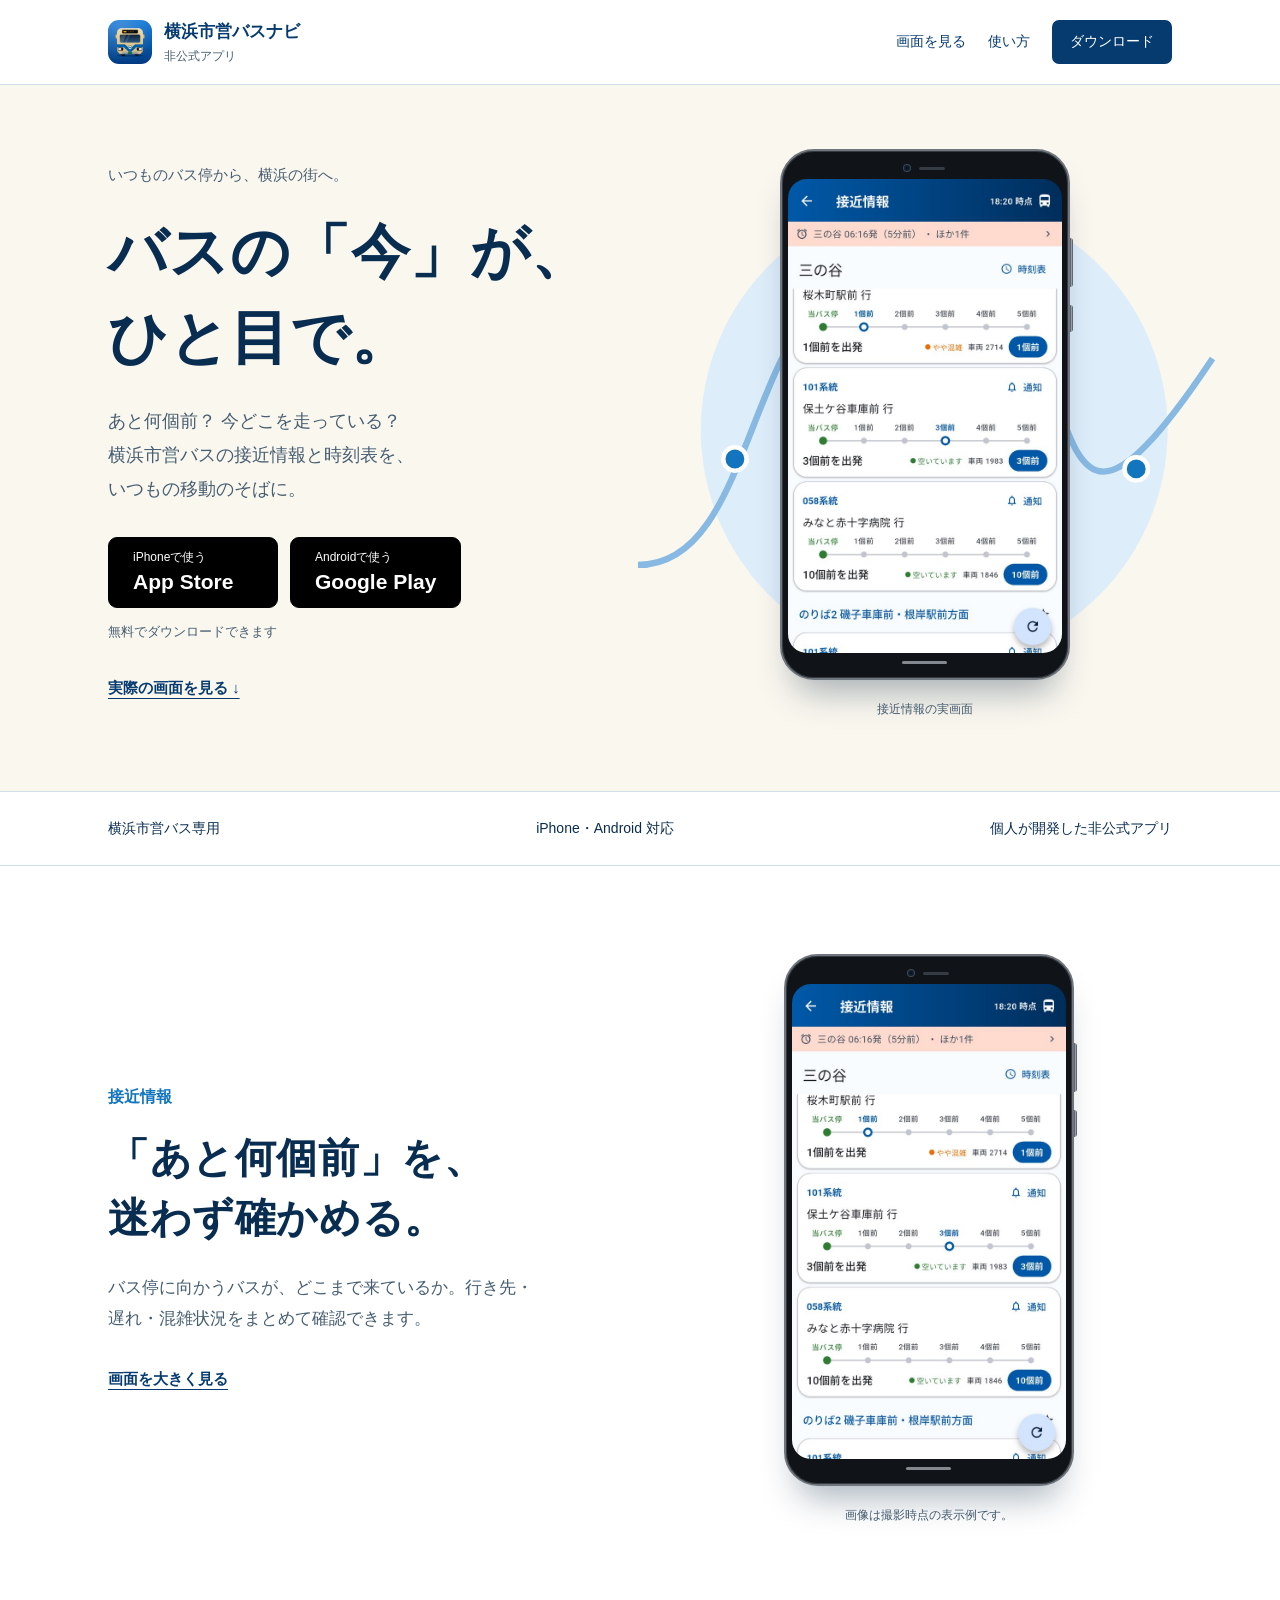
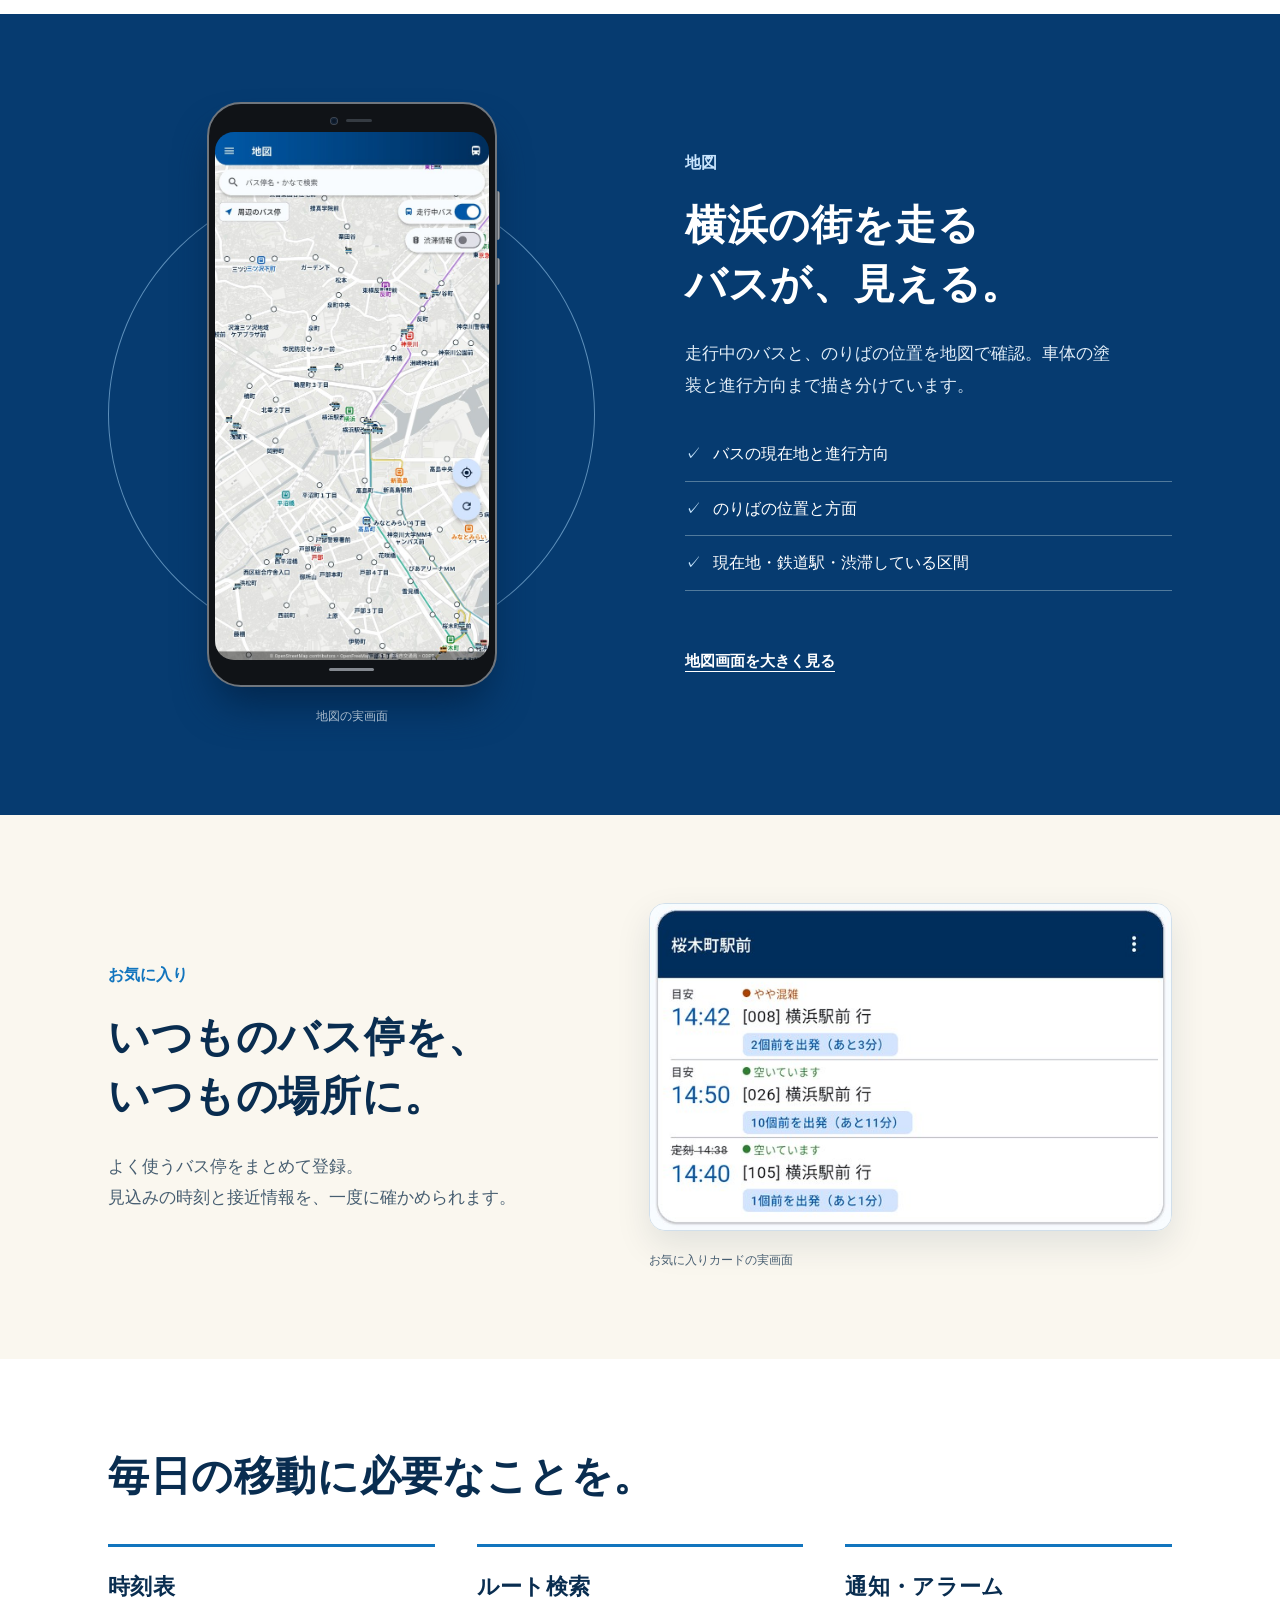
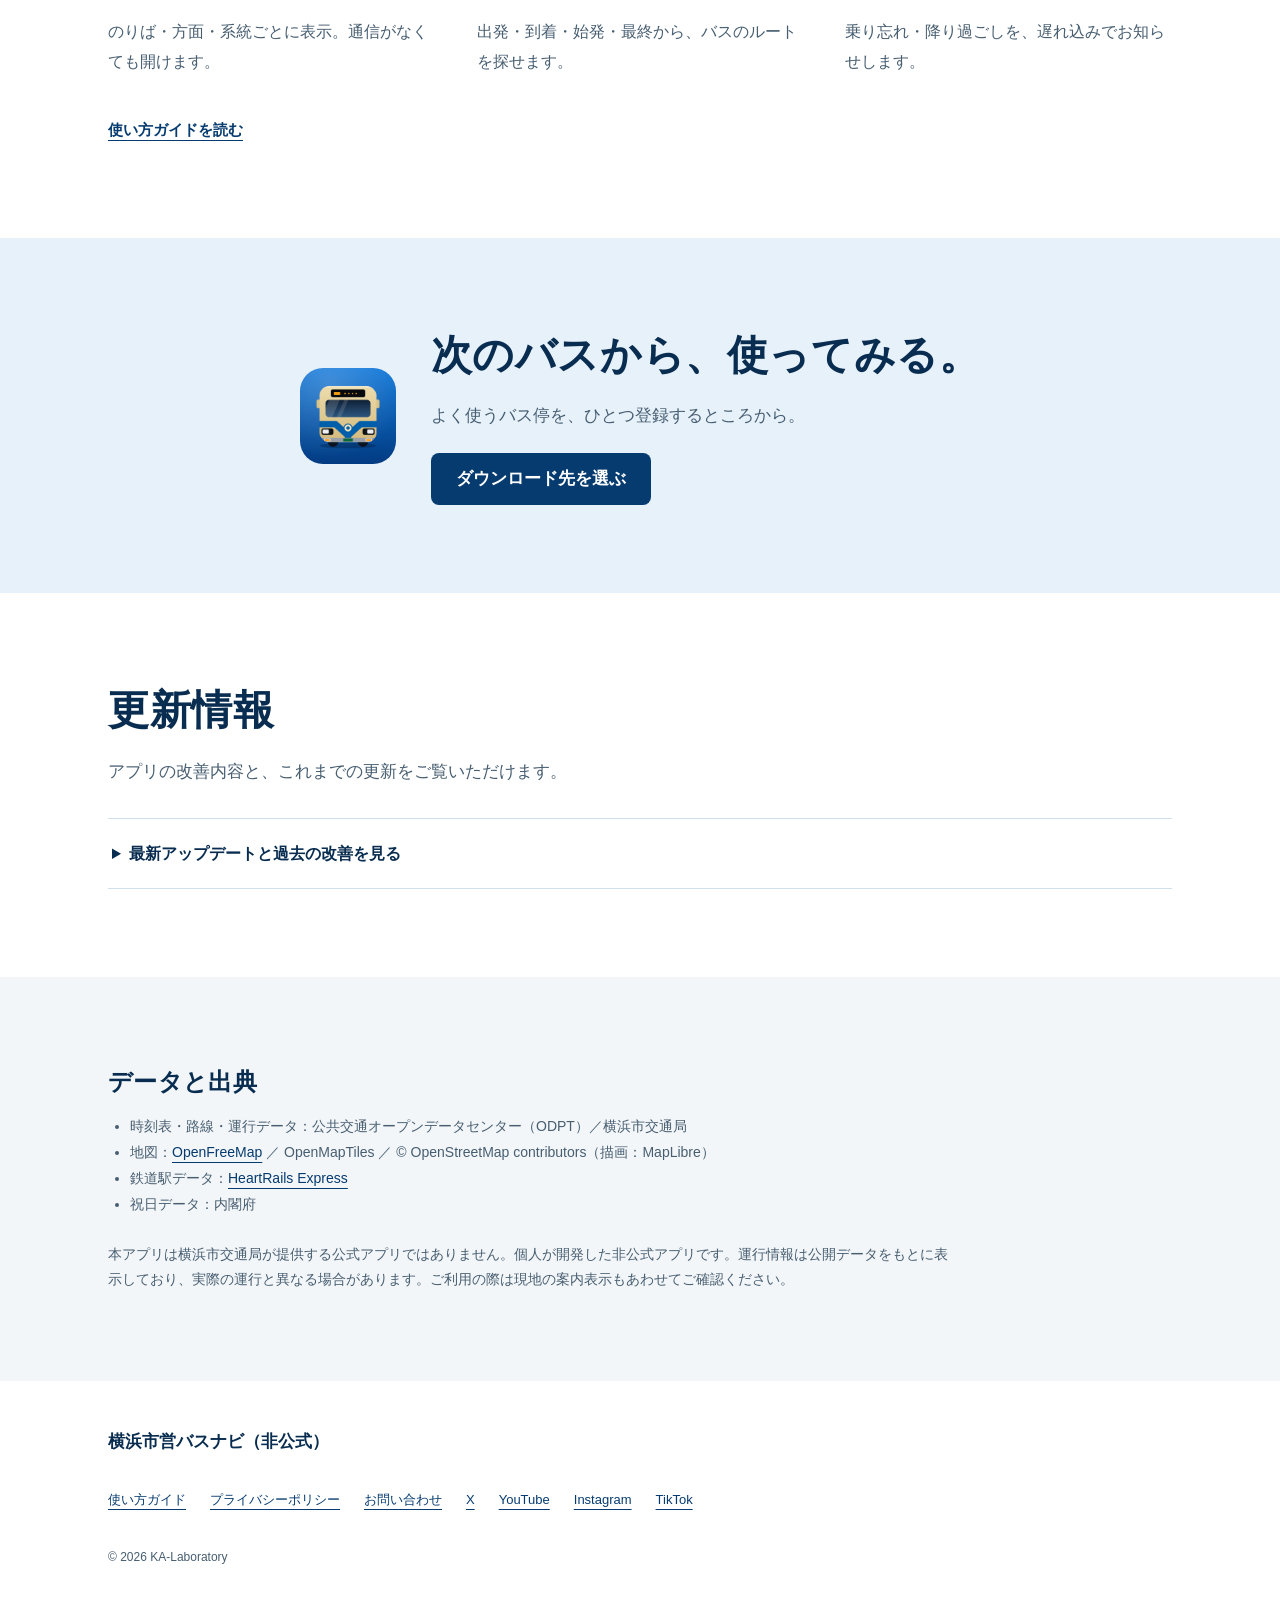
<file: index.html>
<!DOCTYPE html>
<html lang="ja">
<head>
<meta charset="utf-8">
<meta name="viewport" content="width=device-width, initial-scale=1">
<title>横浜市営バスナビ（非公式）</title>
<meta http-equiv="refresh" content="0; url=https://ka-laboratory.github.io/yokohamashiei.bus.navi/">
<link rel="canonical" href="https://ka-laboratory.github.io/yokohamashiei.bus.navi/">
<link rel="icon" href="icon.png">
<script>location.replace("https://ka-laboratory.github.io/yokohamashiei.bus.navi/" + location.search + location.hash);</script>
<style>body{font-family:system-ui,-apple-system,"Hiragino Kaku Gothic ProN","Noto Sans JP",sans-serif;max-width:640px;margin:48px auto;padding:0 16px;line-height:1.8;color:#1a1a1a}a{color:#0059A8}</style>
</head>
<body>
<p>横浜市営バスナビ（非公式）のページは移動しました。</p>
<p><a href="https://ka-laboratory.github.io/yokohamashiei.bus.navi/">https://ka-laboratory.github.io/yokohamashiei.bus.navi/</a></p>
</body>
</html>
</file>
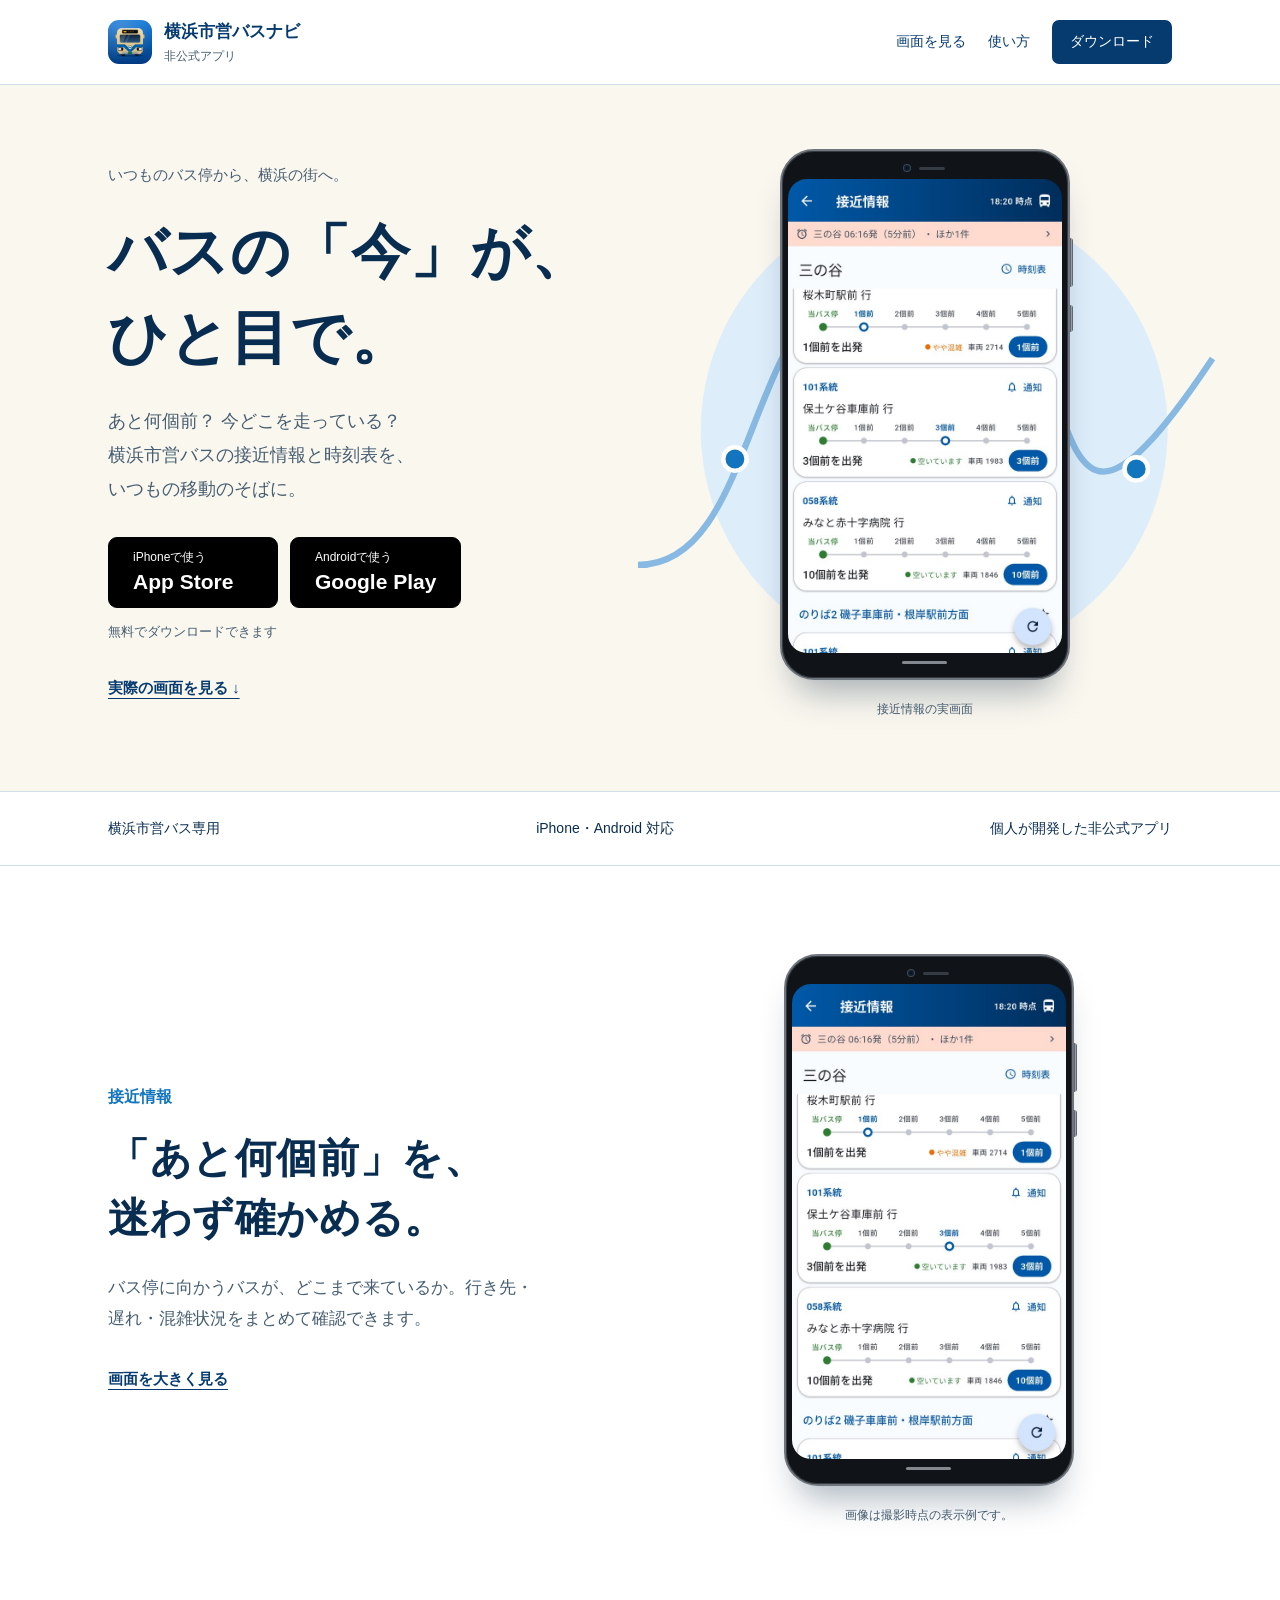
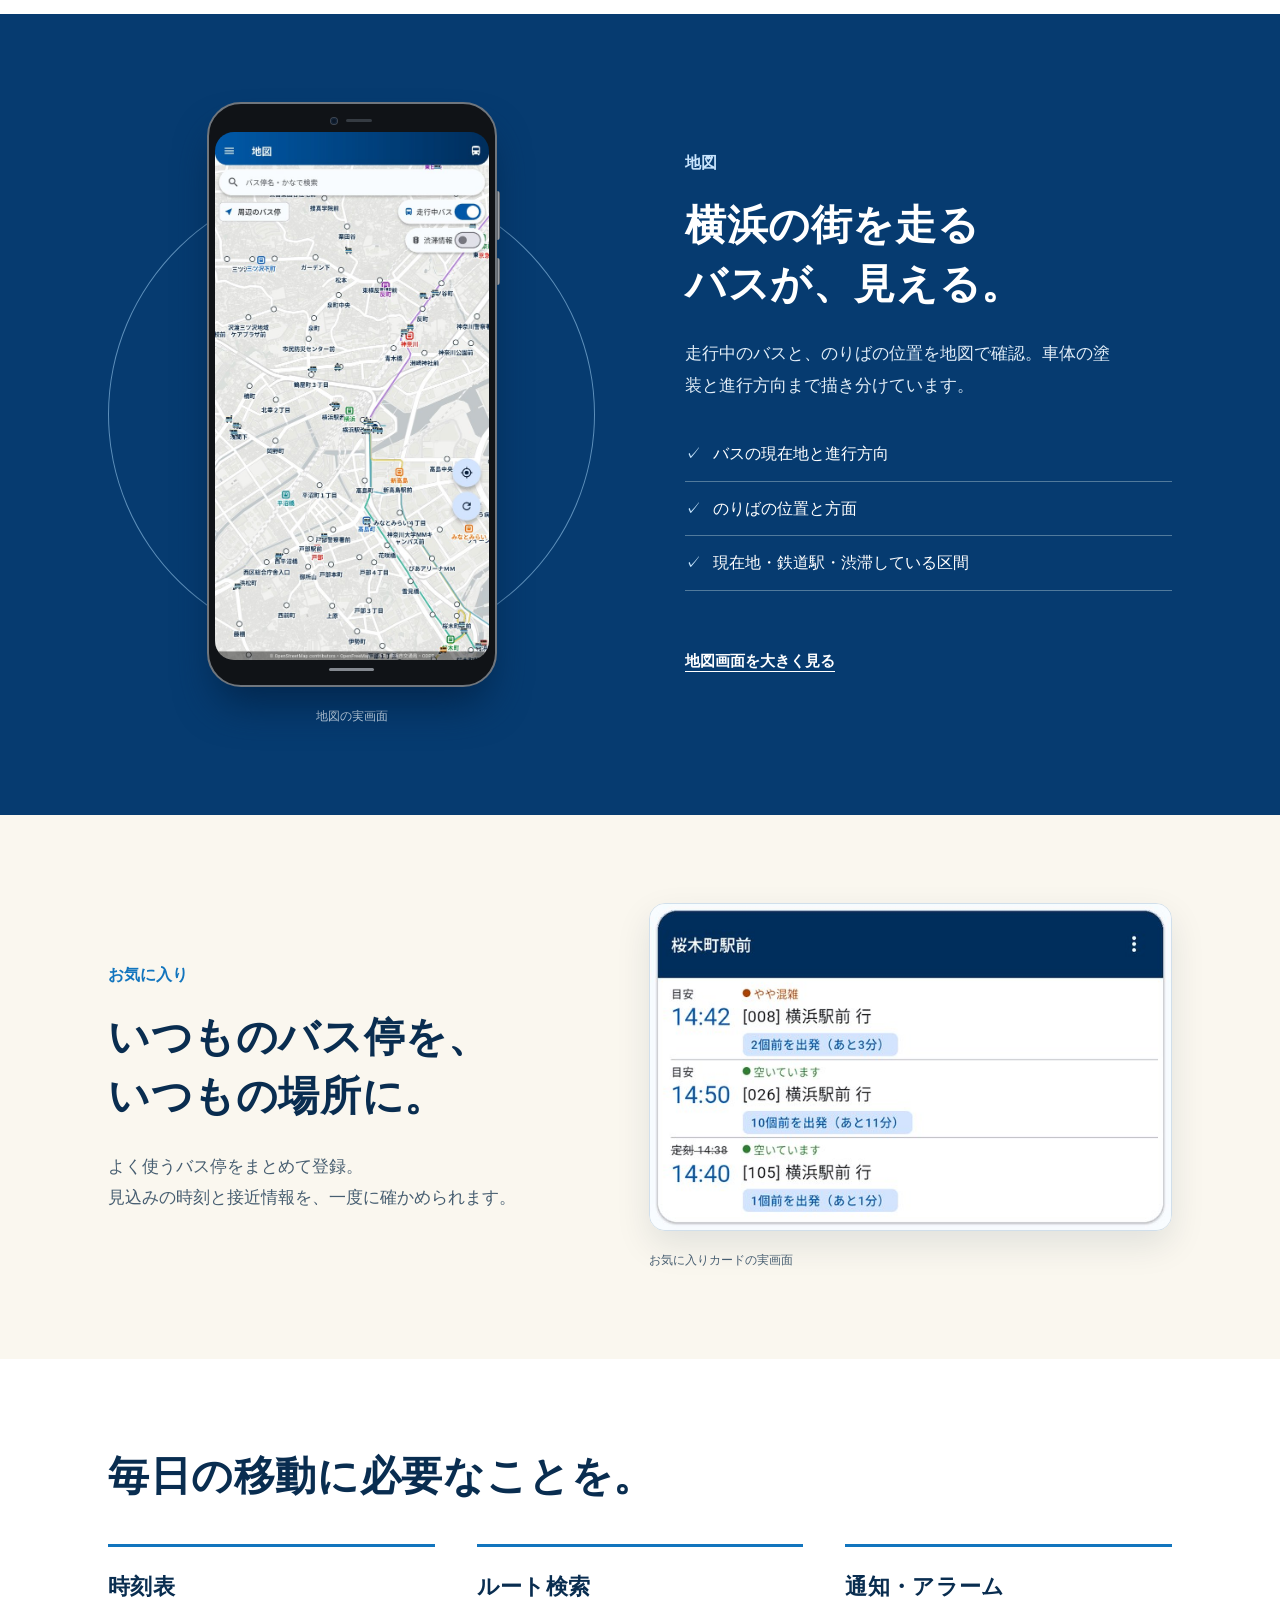
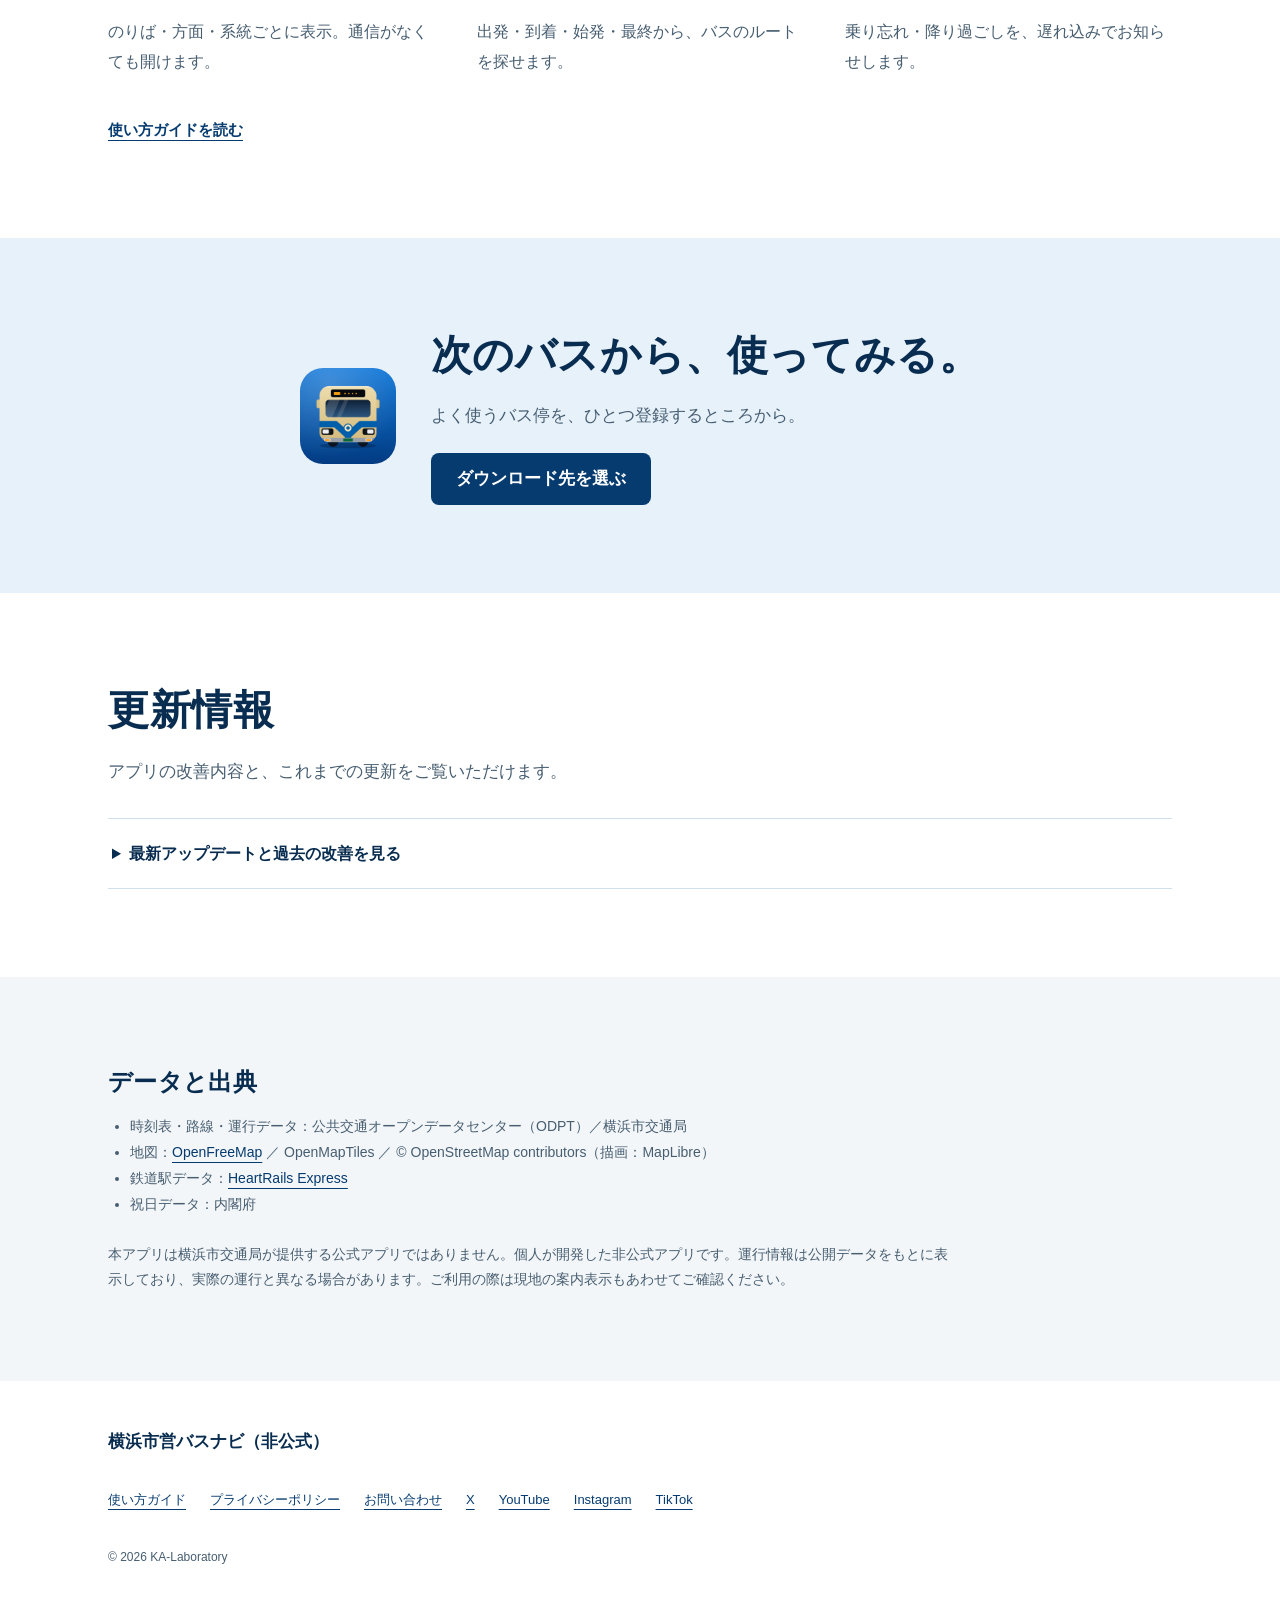
<file: yokohamashiei.bus.navi/index.html>
<!doctype html>
<html lang="ja">
<head>
<meta charset="utf-8">
<meta name="viewport" content="width=device-width, initial-scale=1">
<title>横浜市営バスナビ（非公式）｜バスの「今」が、ひと目で。</title>
<meta name="description" content="横浜市営バスの現在地、接近情報、時刻表をひと目で。お気に入りのバス停から、毎日の移動を確かめる非公式アプリ。iPhone・Android対応。">
<meta name="theme-color" content="#063b70">
<link rel="canonical" href="https://ka-laboratory.github.io/yokohamashiei.bus.navi/">
<meta property="og:type" content="website">
<meta property="og:title" content="横浜市営バスナビ（非公式）">
<meta property="og:description" content="バスの「今」が、ひと目で。">
<meta property="og:url" content="https://ka-laboratory.github.io/yokohamashiei.bus.navi/">
<meta property="og:image" content="https://ka-laboratory.github.io/yokohamashiei.bus.navi/icon.png">
<meta name="twitter:card" content="summary">
<meta name="twitter:site" content="@ybn_no_official">
<meta name="twitter:image" content="https://ka-laboratory.github.io/yokohamashiei.bus.navi/icon.png">
<link rel="icon" href="icon.png">
<link rel="stylesheet" href="styles.css">
</head>
<body>
<a class="skip" href="#main">本文へ移動</a>
<header class="header"><div class="wrap bar">
<a class="brand" href="./"><img src="icon.png" width="44" height="44" alt=""><span>横浜市営バスナビ<small>非公式アプリ</small></span></a>
<nav aria-label="メイン"><a href="#screens">画面を見る</a><a href="guide.html">使い方</a><a class="nav-download" href="#download">ダウンロード</a></nav>
</div></header>
<main id="main">
<section class="hero">
<div class="wrap hero-grid">
<div class="hero-copy">
<p class="intro">いつものバス停から、横浜の街へ。</p>
<h1>バスの「今」が、<br>ひと目で。</h1>
<p class="lead">あと何個前？ 今どこを走っている？<br>横浜市営バスの接近情報と時刻表を、<br class="desktop-break">いつもの移動のそばに。</p>
<div class="downloads" id="download">
<a class="download" href="https://apps.apple.com/jp/app/id6786124457"><span>iPhoneで使う</span><strong>App Store</strong></a>
<a class="download" href="https://play.google.com/store/apps/details?id=com.yokohamashieibusnavi.app"><span>Androidで使う</span><strong>Google Play</strong></a>
</div>
<p class="fine">無料でダウンロードできます</p>
<a class="text-link" href="#screens">実際の画面を見る ↓</a>
</div>
<figure class="hero-visual">
<svg class="route" viewBox="0 0 600 650" aria-hidden="true"><circle cx="310" cy="320" r="260" fill="#deedfa"/><path d="M-20 470C130 470 90 110 300 130S400 570 620 240" fill="none" stroke="#87b9e3" stroke-width="7"/><circle cx="88" cy="352" r="13" fill="#1275be" stroke="white" stroke-width="5"/><circle cx="535" cy="363" r="13" fill="#1275be" stroke="white" stroke-width="5"/></svg>
<div class="device"><div class="device-top" aria-hidden="true"><i></i></div><img src="shots/approach_live.jpg" width="640" height="1108" fetchpriority="high" alt="三の谷バス停の接近情報。バスの位置が何個前か、混雑状況とともに表示されています。"><div class="device-bottom" aria-hidden="true"></div></div>
<figcaption>接近情報の実画面</figcaption>
</figure>
</div>
</section>
<div class="scope"><div class="wrap"><p>横浜市営バス専用</p><p>iPhone・Android 対応</p><p>個人が開発した非公式アプリ</p></div></div>
<section class="screen-section" id="screens">
<div class="wrap split">
<div class="section-copy"><p class="section-label">接近情報</p><h2>「あと何個前」を、<br>迷わず確かめる。</h2><p>バス停に向かうバスが、どこまで来ているか。行き先・遅れ・混雑状況をまとめて確認できます。</p><a class="text-link" href="shots/approach_live.jpg">画面を大きく見る</a></div>
<figure class="detail-shot"><div class="device"><div class="device-top" aria-hidden="true"><i></i></div><img src="shots/approach_live.jpg" width="640" height="1108" loading="lazy" alt="接近情報の一覧。101系統は3個前を出発、058系統は10個前を出発と表示。"><div class="device-bottom" aria-hidden="true"></div></div><figcaption>画像は撮影時点の表示例です。</figcaption></figure>
</div>
</section>
<section class="map-section">
<div class="wrap split map-grid">
<figure class="map-visual"><div class="device"><div class="device-top" aria-hidden="true"><i></i></div><img src="shots/map.jpg" width="640" height="1233" loading="lazy" alt="横浜駅からみなとみらい周辺の地図に、走行中のバスとバス停が表示されています。"><div class="device-bottom" aria-hidden="true"></div></div><figcaption>地図の実画面</figcaption></figure>
<div class="section-copy"><p class="section-label">地図</p><h2>横浜の街を走る<br>バスが、見える。</h2><p>走行中のバスと、のりばの位置を地図で確認。車体の塗装と進行方向まで描き分けています。</p><ul class="check-list"><li>バスの現在地と進行方向</li><li>のりばの位置と方面</li><li>現在地・鉄道駅・渋滞している区間</li></ul><a class="text-link" href="shots/map.jpg">地図画面を大きく見る</a></div>
</div>
</section>
<section class="favorites-section">
<div class="wrap"><div class="favorite-heading"><p class="section-label">お気に入り</p><h2>いつものバス停を、<br>いつもの場所に。</h2><p>よく使うバス停をまとめて登録。<br>見込みの時刻と接近情報を、一度に確かめられます。</p></div>
<figure class="favorite-shot"><img src="shots/favorites.jpg" width="640" height="400" loading="lazy" alt="お気に入りのバス停カード。見込みの時刻と、バスがあと何個前かをまとめて表示。"><figcaption>お気に入りカードの実画面</figcaption></figure>
</div>
</section>
<section class="features-section"><div class="wrap"><h2>毎日の移動に必要なことを。</h2>
<div class="features">
<article><h3>時刻表</h3><p>のりば・方面・系統ごとに表示。通信がなくても開けます。</p></article>
<article><h3>ルート検索</h3><p>出発・到着・始発・最終から、バスのルートを探せます。</p></article>
<article><h3>通知・アラーム</h3><p>乗り忘れ・降り過ごしを、遅れ込みでお知らせします。</p></article>
</div><a class="text-link" href="guide.html">使い方ガイドを読む</a></div></section>
<section class="start-section"><div class="wrap start"><img src="icon.png" width="96" height="96" loading="lazy" alt=""><div><h2>次のバスから、使ってみる。</h2><p>よく使うバス停を、ひとつ登録するところから。</p><a class="button" href="#download">ダウンロード先を選ぶ</a></div></div></section>
<section class="updates-section"><div class="wrap"><h2>更新情報</h2><p>アプリの改善内容と、これまでの更新をご覧いただけます。</p><details><summary>最新アップデートと過去の改善を見る</summary><div class="update-content" id="update-content"><span class="eyebrow">WHAT'S NEW</span>
    <h2>最新アップデート</h2>
    <div class="card reveal" style="margin-top:var(--s3);">
      <span class="ver">v13.5.0</span>
      <ul>
        <li><b>接近情報と地図の位置をより早く</b><span>新しい運行データが配信されたあと、接近情報と地図のバスの位置により早く反映されるようにしました。</span></li>
        <li><b>運休・迂回などの運行情報を表示</b><span>横浜市交通局が配信する運行情報を、メニューの「運行情報」と、該当する系統のバス停・系統の画面に表示します。</span></li>
      </ul>
    </div>

    <h3 class="past-h">これまでの改善</h3>
    <div class="past reveal">
      <div class="past-item">
        <span class="ver ver-sm">v13.4.4</span>
        <ul>
          <li><b>起動時の全画面広告に動画の広告を追加</b><span>起動時にまれに表示する全画面の広告に、動画の広告が加わりました。広告を非表示にする購入で表示されません。</span></li>
          <li><b>「情報の外部送信について」を更新</b><span>送信先に Unity Technologies（Unity LevelPlay）を追加したため、更新後の最初の起動で内容をお知らせします。</span></li>
        </ul>
      </div>
      <div class="past-item">
        <span class="ver ver-sm">v13.4.0</span>
        <ul>
          <li><b>ルート検索の「最終」が本当の最終便に</b><span>乗換のルート検索で「最終」を選ぶと、昼ごろの便が出ていたのを直しました。</span></li>
          <li><b>「到着」の時刻指定を正しく</b><span>到着時刻を指定したときに、指定より後に着く乗換が出ていたのを直しました。</span></li>
          <li><b>深夜0〜4時の指定は前日の深夜ダイヤで</b><span>深夜の時刻を指定したルート検索を、前日の深夜ダイヤとして探すようにしました。</span></li>
          <li><b>「そろそろ出発」の重複通知を修正</b><span>乗車アラームの通知が、遅れの見込みが変わるたびに何度も届いていたのを直しました。</span></li>
          <li><b>時刻表の「次の便」が進むように</b><span>時刻表を開いたままにすると「次の便」が古い時刻のままだったのを直しました。</span></li>
          <li><b>地図の渋滞の色と走行中バスを修正</b><span>渋滞の色分けと凡例の数字のずれ、走行中のバスの位置が戻ったりタップで選べなかったりした不具合を直しました。</span></li>
        </ul>
      </div>
      <div class="past-item">
        <span class="ver ver-sm">v13.3.0</span>
        <ul>
          <li><b>見守りはアラームを掛けた便だけに（Android版）</b><span>同じ系統の1本前のバスに「そろそろ出発」が出ることがあったのを、時刻表の予定時刻で便を見分けるようにして直しました。</span></li>
          <li><b>設定の「通知タイミング」がアラームに効くように</b><span>設定画面で選んだ「何分前」「何個前」が、新しく作るアラームに反映されていなかったのを直しました。</span></li>
          <li><b>お気に入りの方面が消える不具合を修正</b><span>「＋」で登録済みの方面を選ぶと消えていたのを直し、「すでに登録されています」とお知らせするようにしました。</span></li>
          <li><b>深夜・土休日ダイヤのアラームを正しく</b><span>土曜・休日の時刻表から作ったアラームや、深夜0時台に前日の遅れた便へ掛けたアラームの日付を直しました。</span></li>
          <li><b>深夜0〜4時のルート検索は前日のダイヤで</b><span>終バスまでの時間帯は、前日の運行日のダイヤで検索するようにしました。</span></li>
        </ul>
      </div>
      <div class="past-item">
        <span class="ver ver-sm">v13.2.0</span>
        <ul>
          <li><b>見守り中に「戻る」で閉じても見守りが続くように（Android版）</b><span>通知欄に「監視中」と出たまま見守りが止まっていた不具合を直しました。見守り中はアプリを背面に回すだけにします。</span></li>
          <li><b>発車直前のアラームは、その場でお知らせ</b><span>通知時刻を過ぎている便にアラームを設定すると黙って翌日の便になっていたのを直し、すぐにお知らせするようにしました。翌日の便になるときはそう表示します。</span></li>
          <li><b>見守りの早鳴りを抑制</b><span>同じ系統の1本前のバスに、早めの「そろそろ出発」が出ることがあったのを抑えました。</span></li>
          <li><b>時刻表の更新ボタンの表示を正直に</b><span>読み直せなかったときも「更新しました」と出ていたのを直しました。</span></li>
        </ul>
      </div>
      <div class="past-item">
        <span class="ver ver-sm">v13.1.0</span>
        <ul>
          <li><b>全角の数字・英字でも検索できるように</b><span>系統番号やバス停名を「１０１」のような全角で入力しても見つかるようにしました。</span></li>
          <li><b>路線図から地図を開いたあと、戻るで路線図へ</b><span>「経路を地図で見る」のあと、戻るボタンでアプリが閉じてしまっていたのを直しました。</span></li>
          <li><b>アラーム表示に遅れを見込んだ時刻</b><span>画面上部のアラーム表示に見込みの時刻を出し、発車時刻を過ぎたアラームは表示しないようにしました。</span></li>
          <li><b>乗り換え検索の重複をまとめて表示</b><span>同じバスの組み合わせが乗り換え停だけ違って何件も並ぶのを1件にまとめ、ほかの乗り換え停を添えるようにしました。</span></li>
          <li><b>更新ボタンがカードのボタンに重ならないように</b><span>一覧を下へスクロールしている間は右下の更新ボタンを隠し、カードの「通知」などを押しやすくしました。</span></li>
        </ul>
      </div>
      <div class="past-item">
        <span class="ver ver-sm">v13.0.0</span>
        <ul>
          <li><b>乗車アラームのバスを見守ってお知らせ（Android版）</b><span>設定した便を発車の30分前から見守り、「◯個前」まで来たらお知らせします。設定からオンにできます。</span></li>
          <li><b>一度だけのアラームが毎日鳴る不具合を修正</b><span>予約した日の便が終わったら、自動でオフになるようにしました。</span></li>
          <li><b>深夜0時〜4時の時刻表・接近情報を正しく</b><span>前日の終バスまでを、前日のダイヤで表示するようにしました。</span></li>
          <li><b>系統の多いバス停の接近情報と、時刻表の自動更新を修正</b><span>取得が失敗して表示されないことがある不具合を直しました。</span></li>
          <li><b>通信・保存まわりを丈夫に</b><span>圏外で「更新しました」と出ていた不具合を直し、端末の時計のずれや保存データの破損にも対応しました（お気に入りは引き継がれます）。</span></li>
          <li><b>戻るボタン・文字の拡大・ダークモードの見やすさを改善</b><span>戻るで詳細や地図の表示を順に閉じられるようにし、文字を大きくしても地図のボタンが重ならないようにしました。混雑度の色もダークモードで見やすくしました。</span></li>
        </ul>
      </div>
      <div class="past-item">
        <span class="ver ver-sm">v12.3.0</span>
        <ul>
          <li><b>地図の表示を速く</b><span>地図タブを開いてから地図と系統線が出るまでが速くなりました。</span></li>
          <li><b>地図を軽く、電池にやさしく</b><span>走行中のバスを表示しているときの負荷を減らし、地図を離れている間は位置情報の取得を止めるようにしました。</span></li>
          <li><b>起動直後からお気に入りの接近情報が揃うように</b><span>起動中に先に読み込んでおくようにしました。開いた瞬間から接近情報が並びます。</span></li>
          <li><b>バス停の検索を軽く</b><span>出発地・到着地の選択でも「三の谷」「市ヶ尾駅」のような書き方で見つかるようになりました。</span></li>
          <li><b>細かな不具合を修正</b><span>バス停で乗り降り中のバスが、開いた直後の接近情報から漏れることがある不具合と、通信が不安定なときや深夜に更新を短い間隔で繰り返してしまう不具合を修正しました。初回起動時に「情報の外部送信について」のお知らせを表示するようにしました（すでにお使いの方も、次回起動時に一度だけ表示されます）。</span></li>
        </ul>
      </div>
      <div class="past-item">
        <span class="ver ver-sm">v12.2.2</span>
        <ul>
          <li><b>系統数の多いバス停で、接近中のバスの一部が出てこない不具合を修正</b><span>桜木町駅前・横浜駅前・高島町など、通る系統がとくに多いバス停で、走っているのに接近情報に出てこないバスがありました。地図には出ているのに接近情報には出ない、という症状です。すべてのバスを見るように直しました。</span></li>
          <li><b>接近情報の広告を一覧の下へ移動</b><span>接近情報だけ、広告が一覧の一番上に出ていました。他の画面と同じく、一覧の下へ移しました。</span></li>
        </ul>
      </div>
      <div class="past-item">
        <span class="ver ver-sm">v12.2.1</span>
        <ul>
          <li><b>接近情報が「運行中のバスはありません」から戻らない不具合を修正</b><span>一部のバス停で、しばらく使っていると接近情報が「運行中のバスはありません」のまま変わらなくなる不具合を修正しました。前のバージョンでこちらが持ち込んでしまった不具合です。ご不便をおかけして申し訳ありませんでした。</span></li>
        </ul>
      </div>
      <div class="past-item">
        <span class="ver ver-sm">v12.2.0</span>
        <ul>
          <li><b>接近情報にバスが出てこない不具合を修正</b><span>地図には走行中のバスが出ているのに、同じバスが接近情報には出てこないことがある不具合を修正しました。通る系統が多いバス停ほど起きやすい症状で、ご報告をいただいて原因を特定しました。</span></li>
          <li><b>混み合ったときの取りこぼしを軽減</b><span>バスの位置情報の取得が混み合ったときにも取りこぼしにくくなるよう、通信のしかたを見直しました。</span></li>
        </ul>
      </div>
      <div class="past-item">
        <span class="ver ver-sm">v12.1.0</span>
        <ul>
          <li><b>ダークモードで停留所名が読めるように</b><span>暗い配色でお使いのとき、系統の路線図で停留所名がほとんど読めなくなっていた不具合を修正しました。沈んでいた文字もあわせて読めるようにしました。</span></li>
          <li><b>更新の失敗を正しくお伝えするように</b><span>データの更新に失敗したのに「更新しました」と表示されることがあったのを修正しました。</span></li>
        </ul>
      </div>
      <div class="past-item">
        <span class="ver ver-sm">v12.0.0</span>
        <ul>
          <li><b>到着時刻での検索が正しい順番に</b><span>到着時刻を指定して調べたとき、並び順が逆になっていた不具合を修正しました。指定した時刻にいちばん近い便が、いちばん上に出ます。</span></li>
          <li><b>お気に入りカードの色を選べるように</b><span>見出しの色をバス停ごとにお好きな色へ変えられます。文字の色は、選んだ色に合わせて読みやすい方へ自動で切り替わります。</span></li>
        </ul>
      </div>
      <div class="past-item">
        <span class="ver ver-sm">v11.0.2</span>
        <ul>
          <li><b>お盆の平日に時刻表が出ない不具合を修正</b><span>お盆期間の平日に、時刻表が表示されなくなる不具合を修正しました。ご不便をおかけして申し訳ありませんでした。</span></li>
          <li><b>到着予測を少し早めに</b><span>到着予測が出す時刻を少し早めに倒しました。バスに乗り遅れにくくなります。</span></li>
        </ul>
      </div>
      <div class="past-item">
        <span class="ver ver-sm">v11.0.0</span>
        <ul>
          <li><b>到着予測を作り直しました</b><span>これまでの走行実績に加えて、時刻表・いまの遅れ・混雑・時間帯・曜日区分をまとめて見て「あと何分」を出すようにしました。</span></li>
          <li><b>走らない便が時刻表に混ざる不具合を修正</b><span>学休日やお盆など、同じ「平日」でも運行の内容が違う日を正しく見分けるようにしました。</span></li>
        </ul>
      </div>
      <div class="past-item">
        <span class="ver ver-sm">v10.1.0</span>
        <ul>
          <li><b>「運行中のバスはありません」を根治</b><span>走行中のバスがいるのに接近情報が出ない不具合を修正しました。地図にはバスが出ているのにお気に入りに出ない、という症状もこれで直ります。</span></li>
        </ul>
      </div>
    </div>
    <p class="note" style="max-width:760px;">これまでの更新の全履歴は、アプリ内メニューの「お知らせ」からご覧いただけます。</p></div></details></div></section>
<section class="data-section"><div class="wrap"><h2>データと出典</h2>
<ul><li>時刻表・路線・運行データ：公共交通オープンデータセンター（ODPT）／横浜市交通局</li><li>地図：<a href="https://openfreemap.org/">OpenFreeMap</a> ／ OpenMapTiles ／ © OpenStreetMap contributors（描画：MapLibre）</li><li>鉄道駅データ：<a href="https://express.heartrails.com/">HeartRails Express</a></li><li>祝日データ：内閣府</li></ul>
<p class="disclaimer">本アプリは横浜市交通局が提供する公式アプリではありません。個人が開発した非公式アプリです。運行情報は公開データをもとに表示しており、実際の運行と異なる場合があります。ご利用の際は現地の案内表示もあわせてご確認ください。</p>
</div></section>
</main>
<footer><div class="wrap"><p class="footer-brand">横浜市営バスナビ（非公式）</p><nav aria-label="関連リンク"><a href="guide.html">使い方ガイド</a><a href="privacy.html">プライバシーポリシー</a><a href="mailto:yokohamashiei.bus.navi@gmail.com">お問い合わせ</a><a href="https://x.com/ybn_no_official" rel="me noopener">X</a><a href="https://www.youtube.com/channel/UC0FF5myMKuXSec-K3IkFAyA">YouTube</a><a href="https://www.instagram.com/ybn_no_official/">Instagram</a><a href="https://www.tiktok.com/@ybn_no_official">TikTok</a></nav><small>© 2026 KA-Laboratory</small></div></footer>
</body></html>
</file>
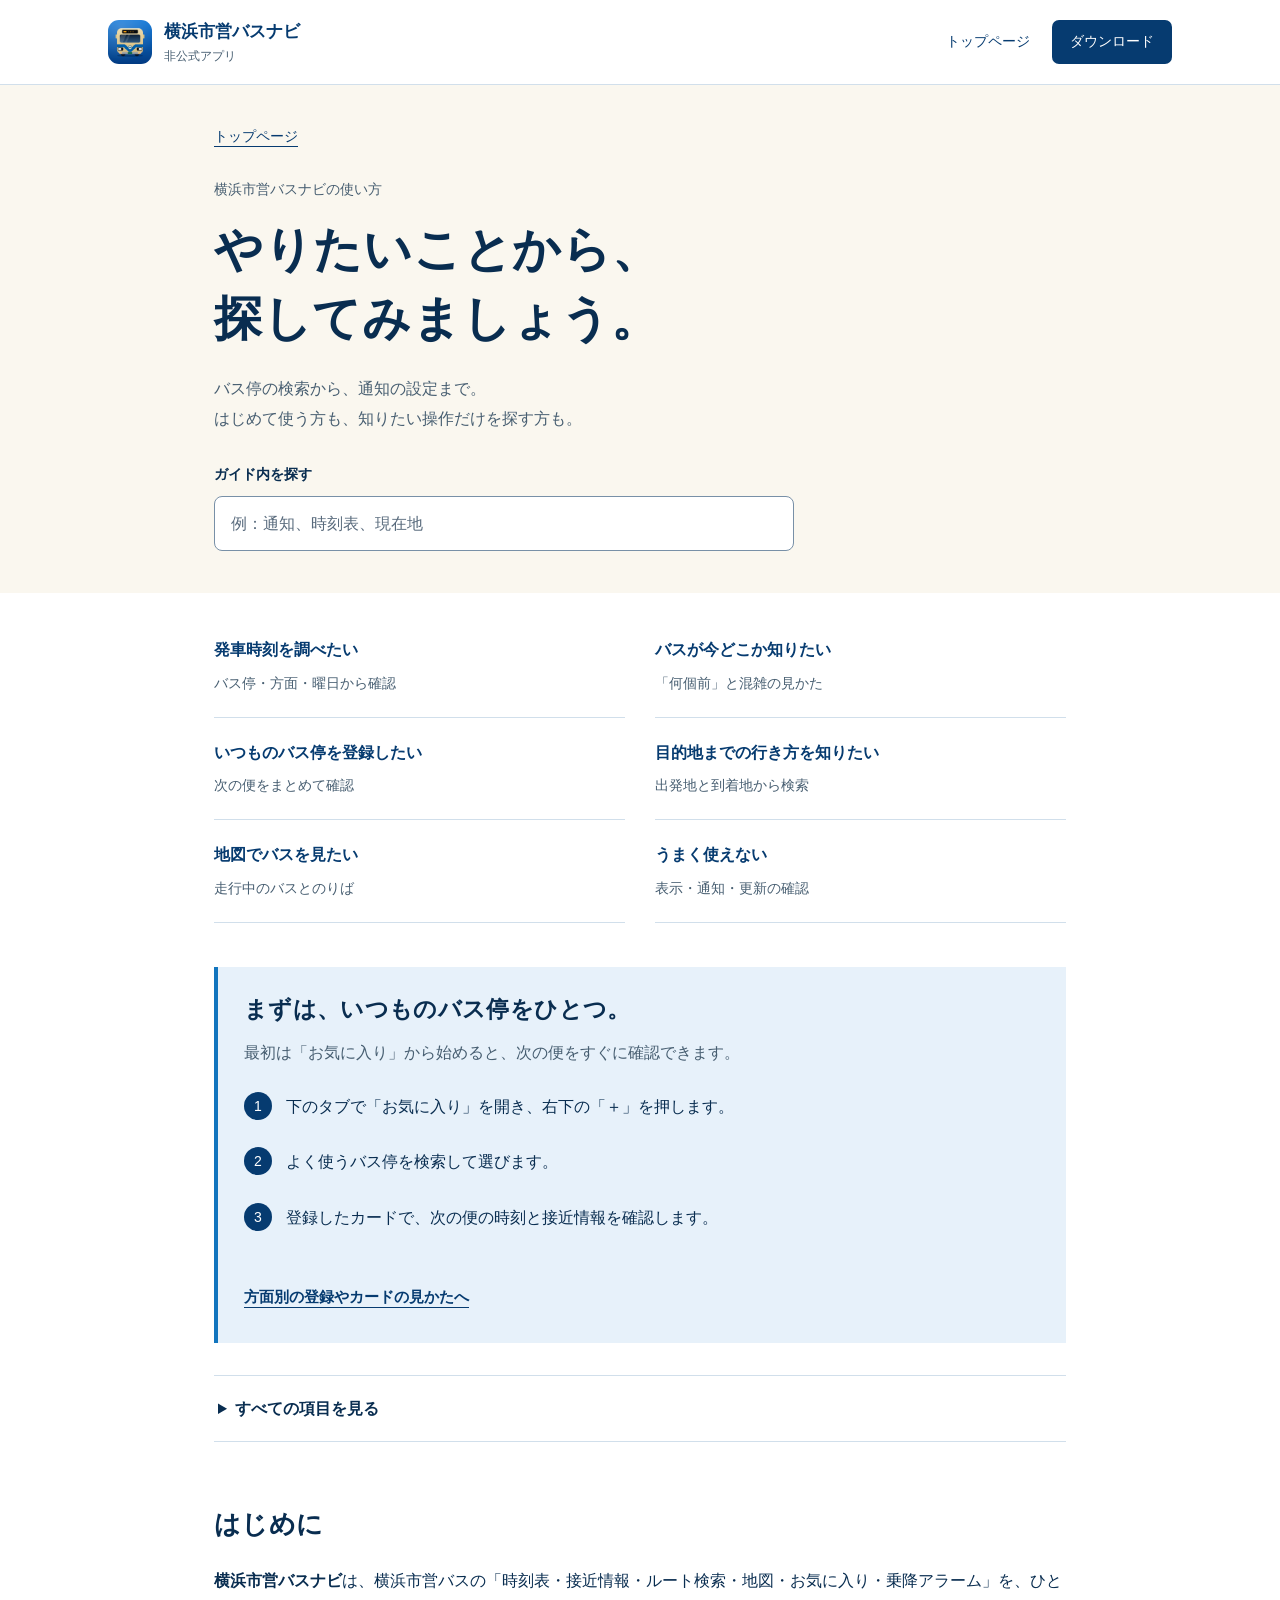
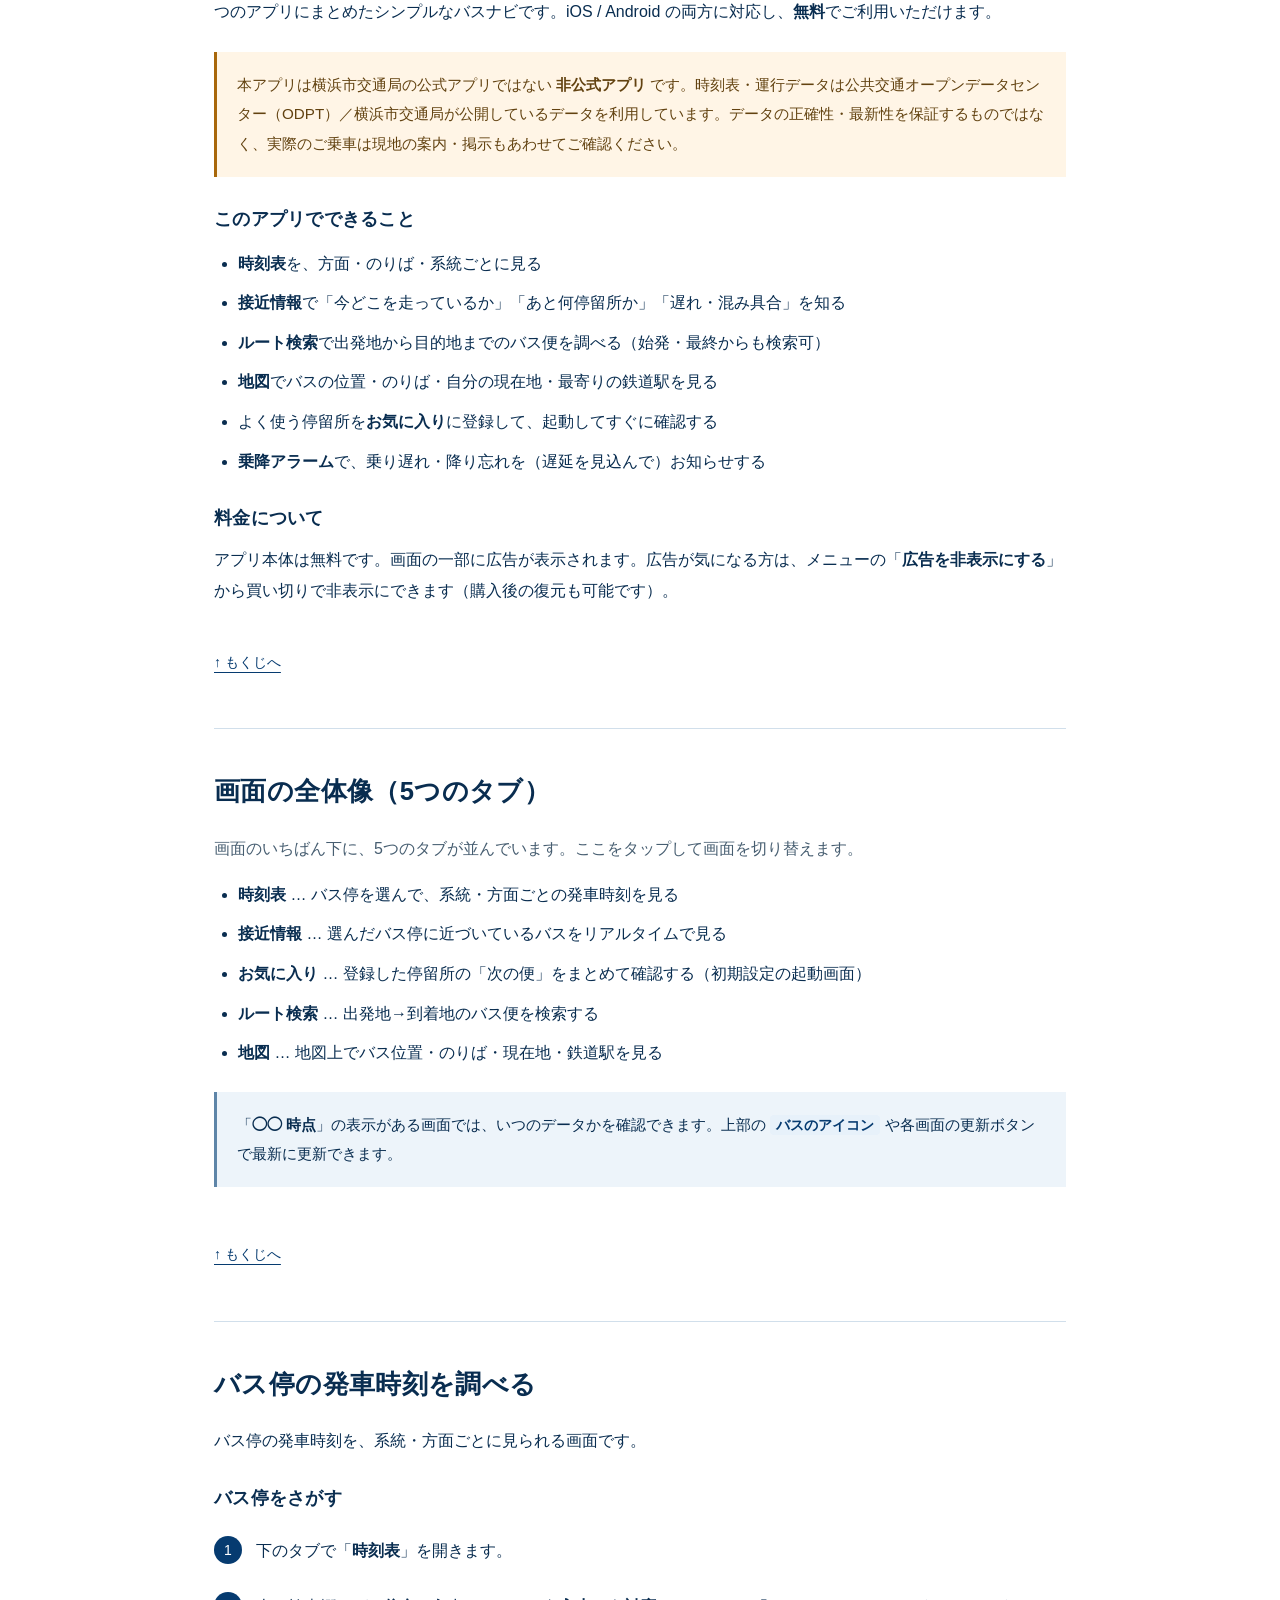
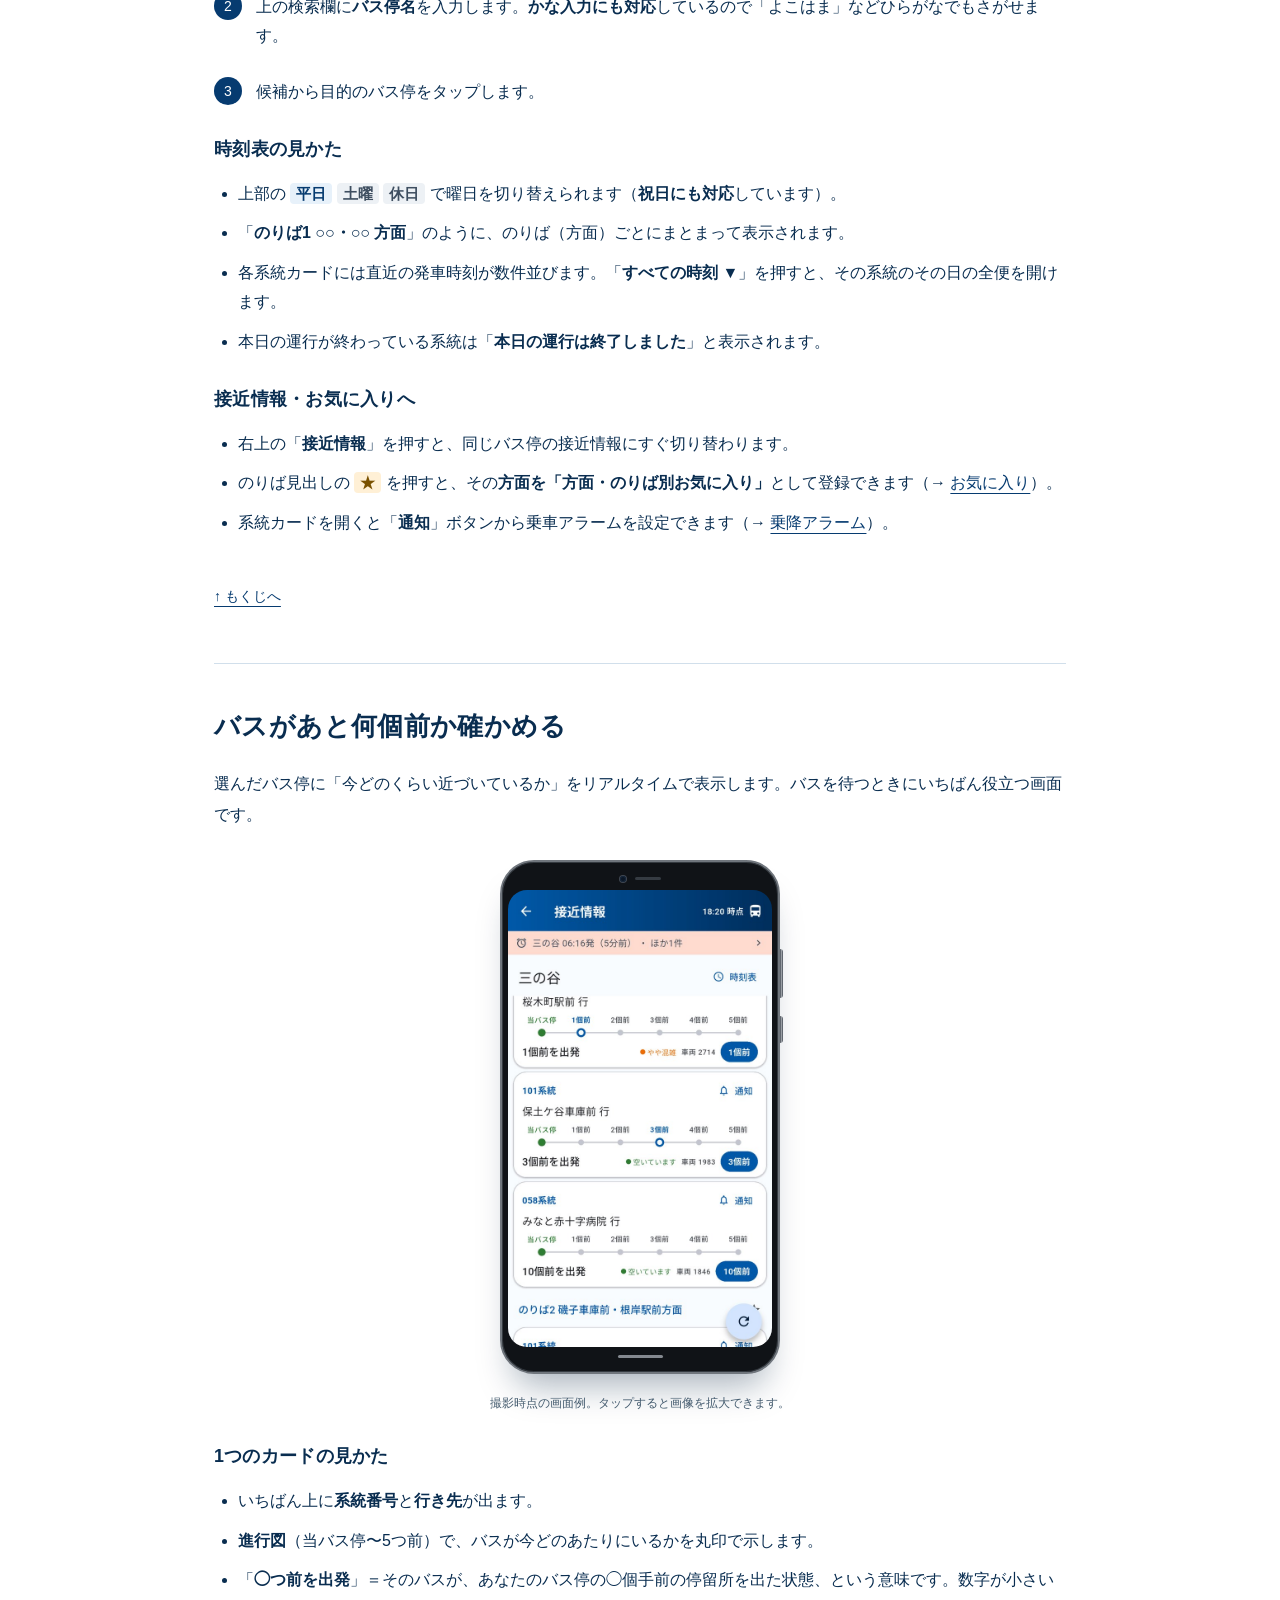
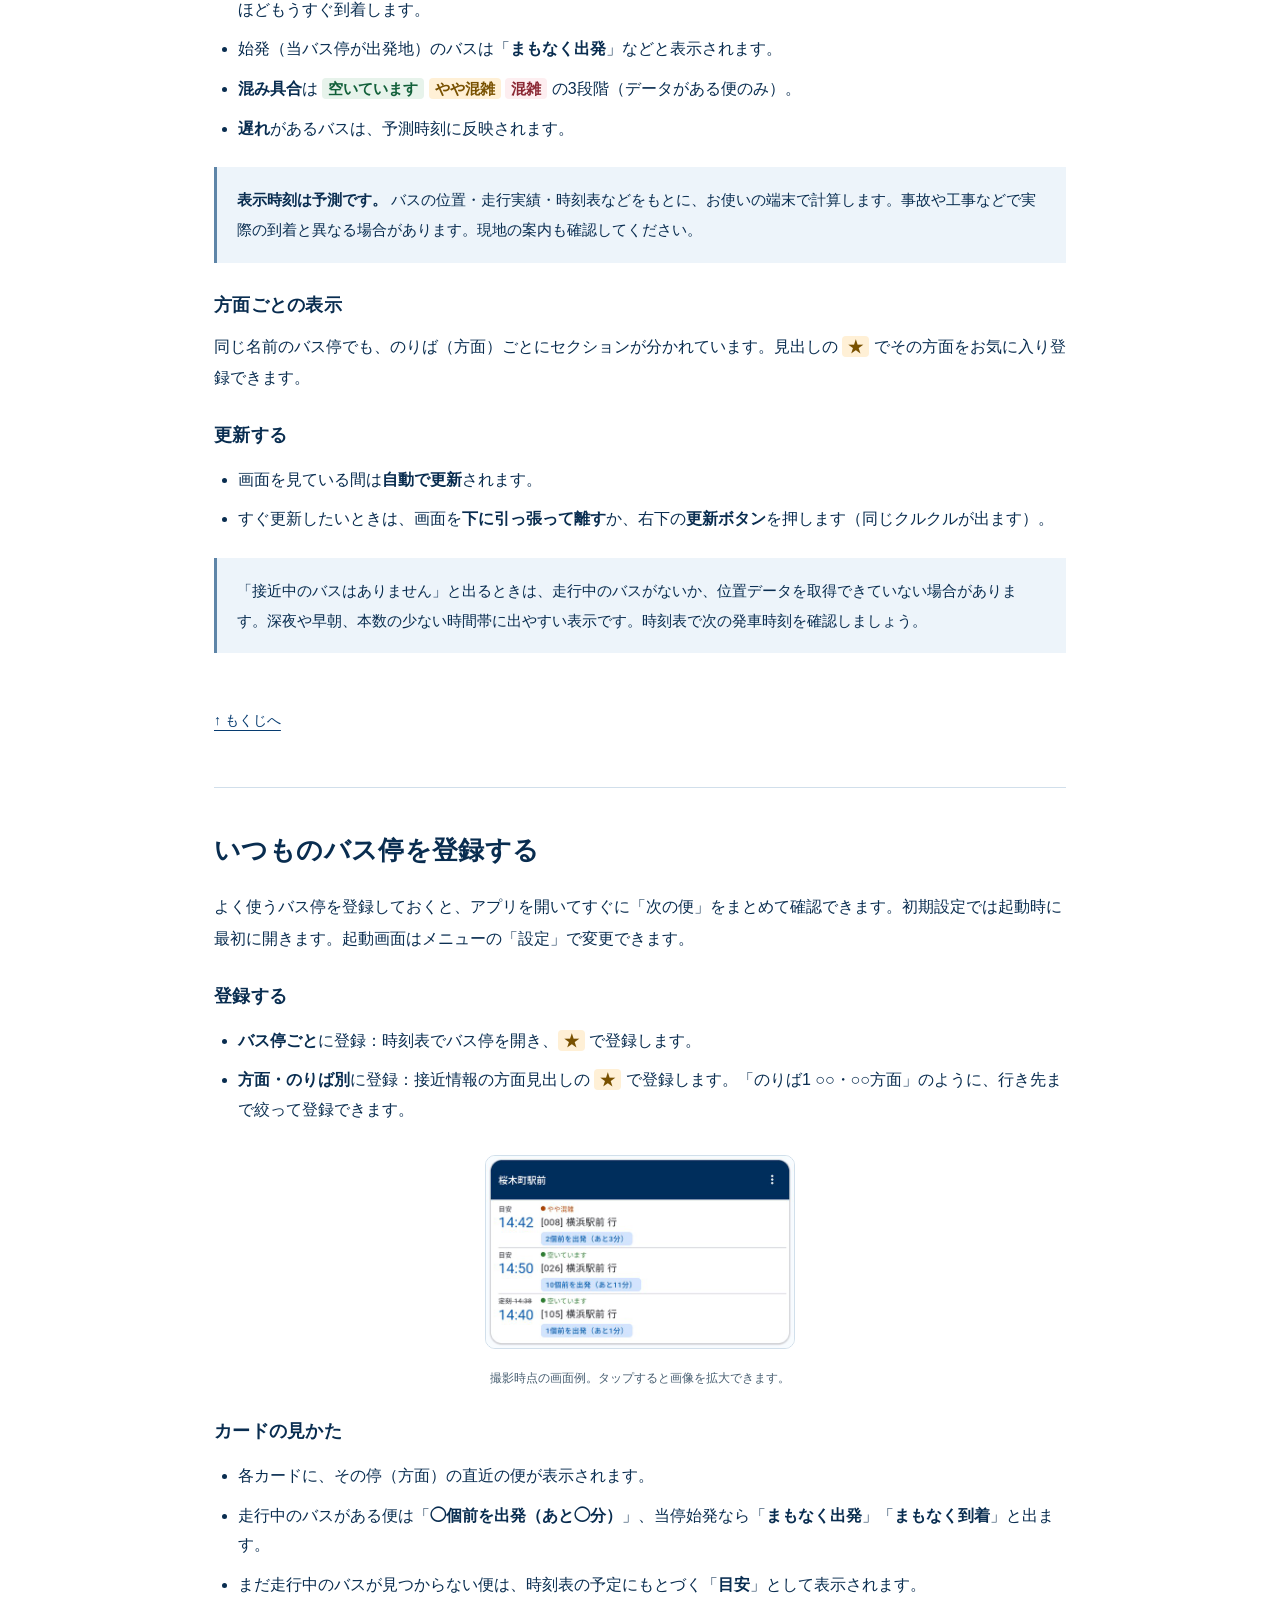
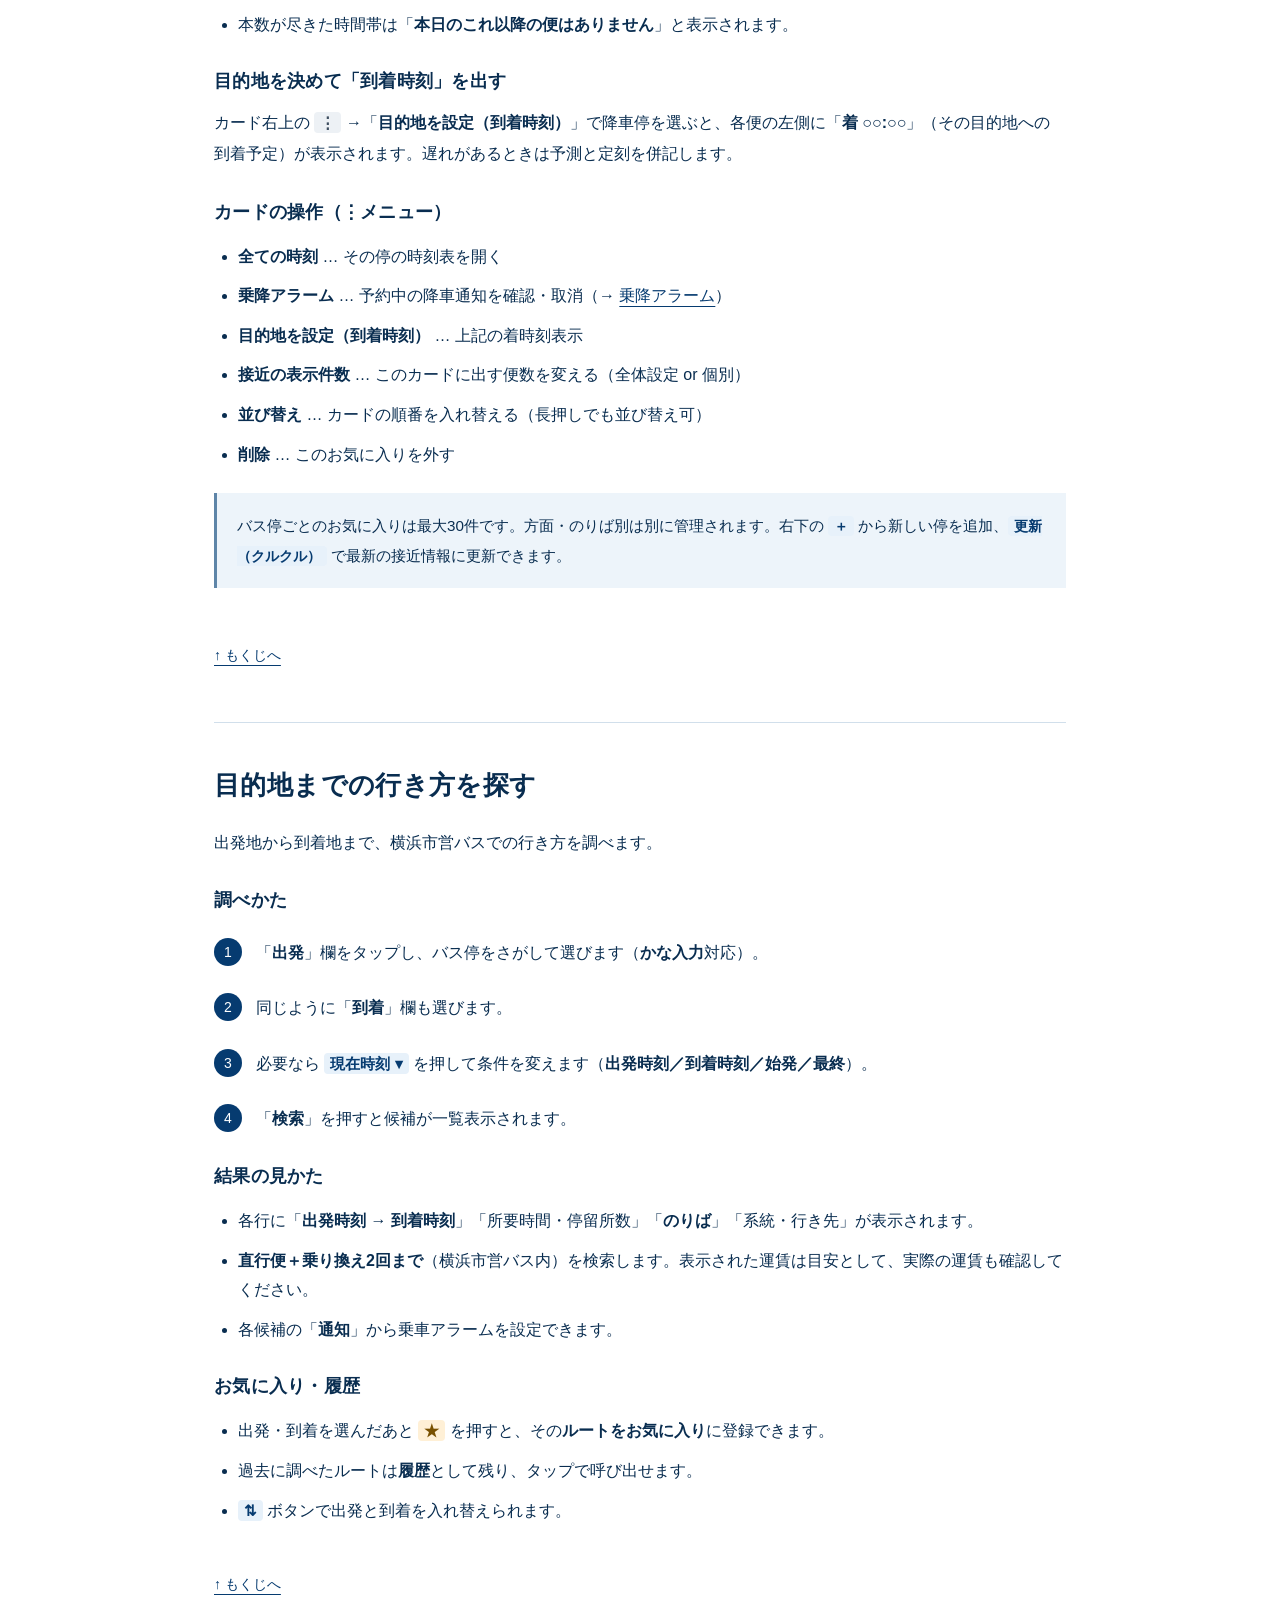
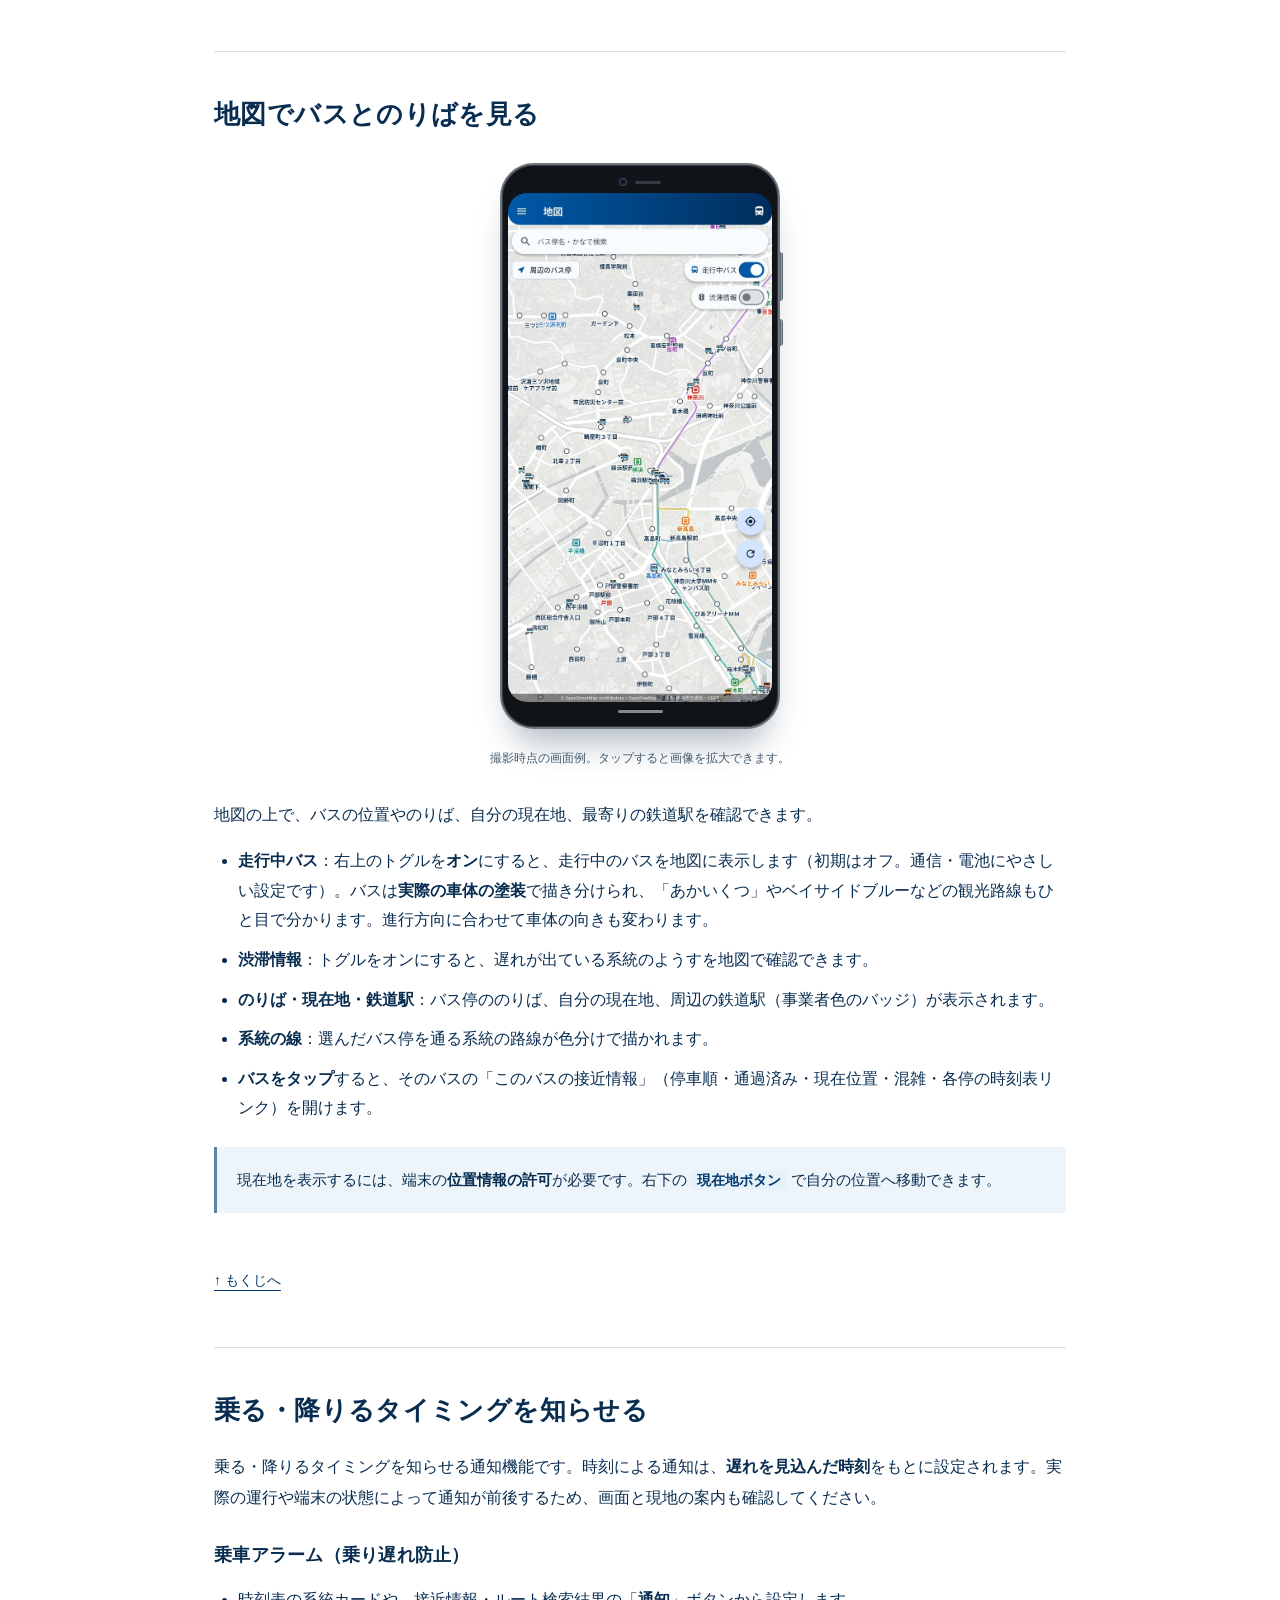
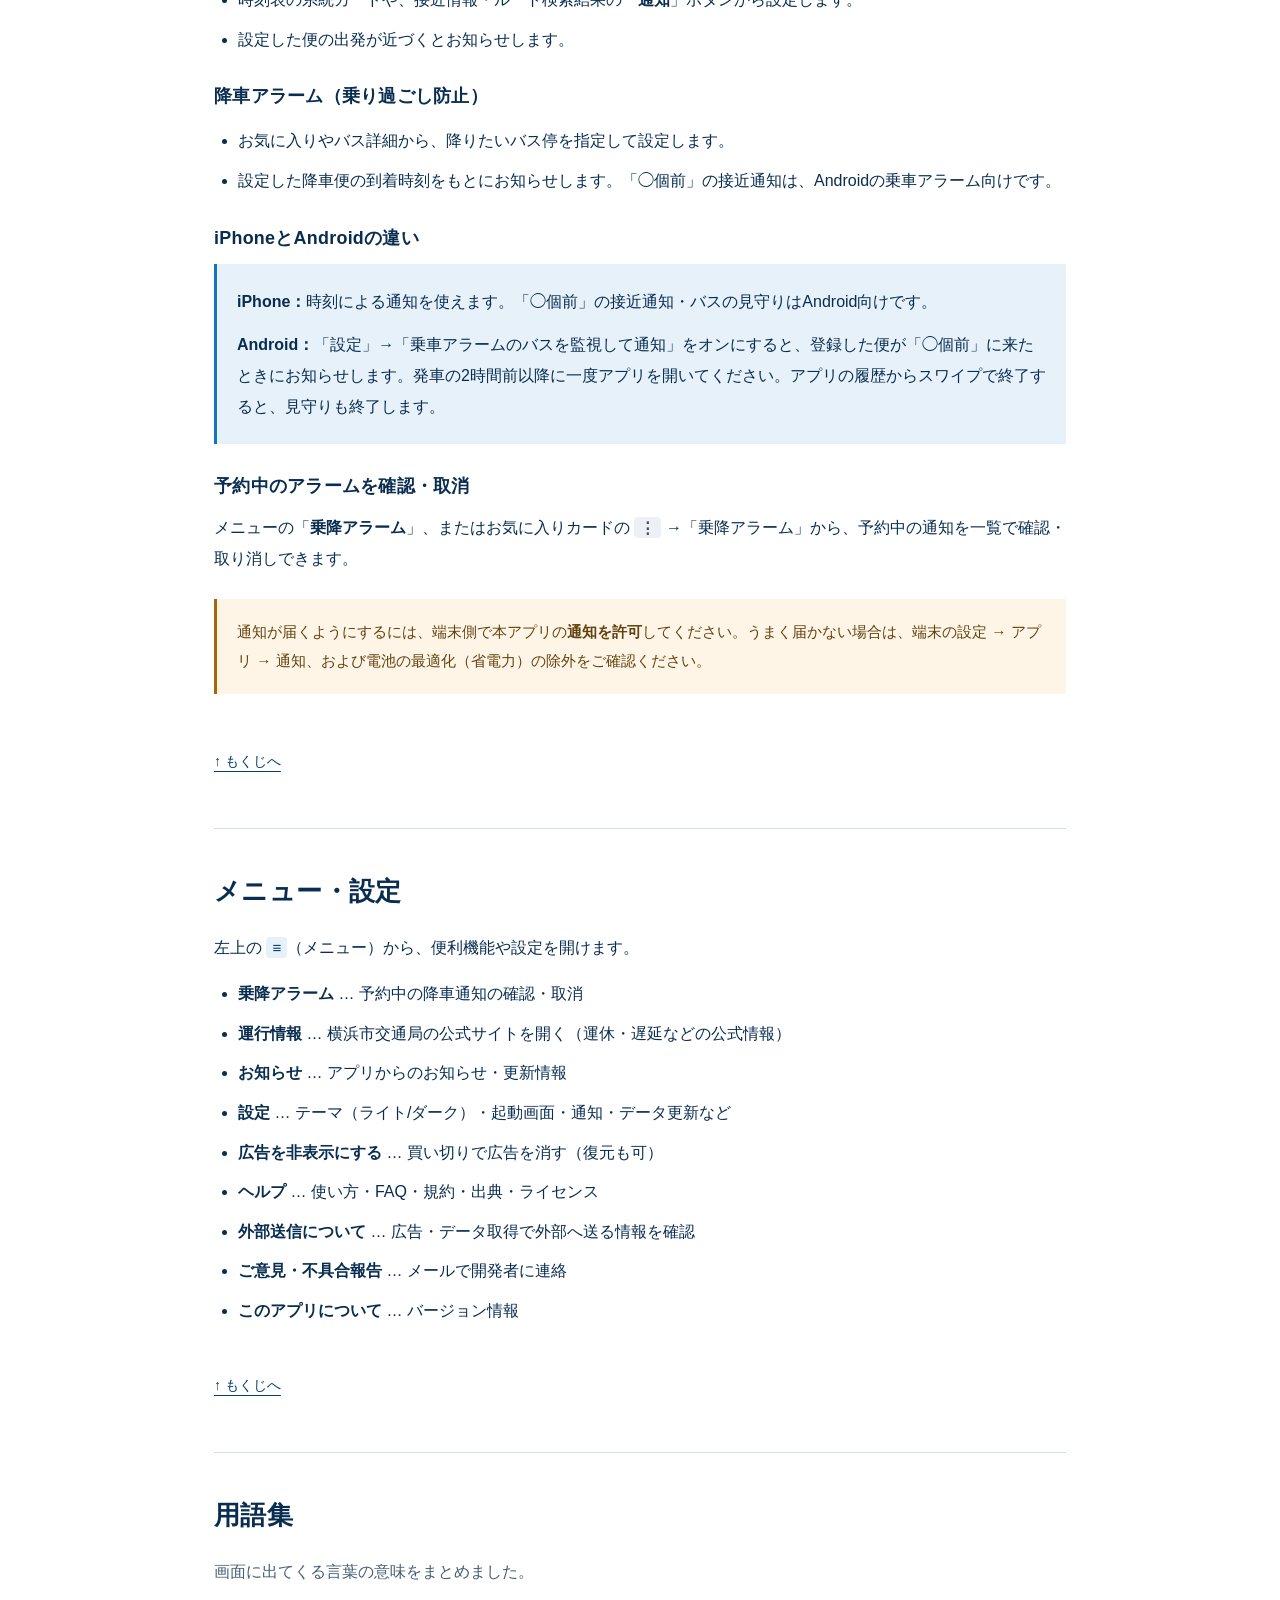
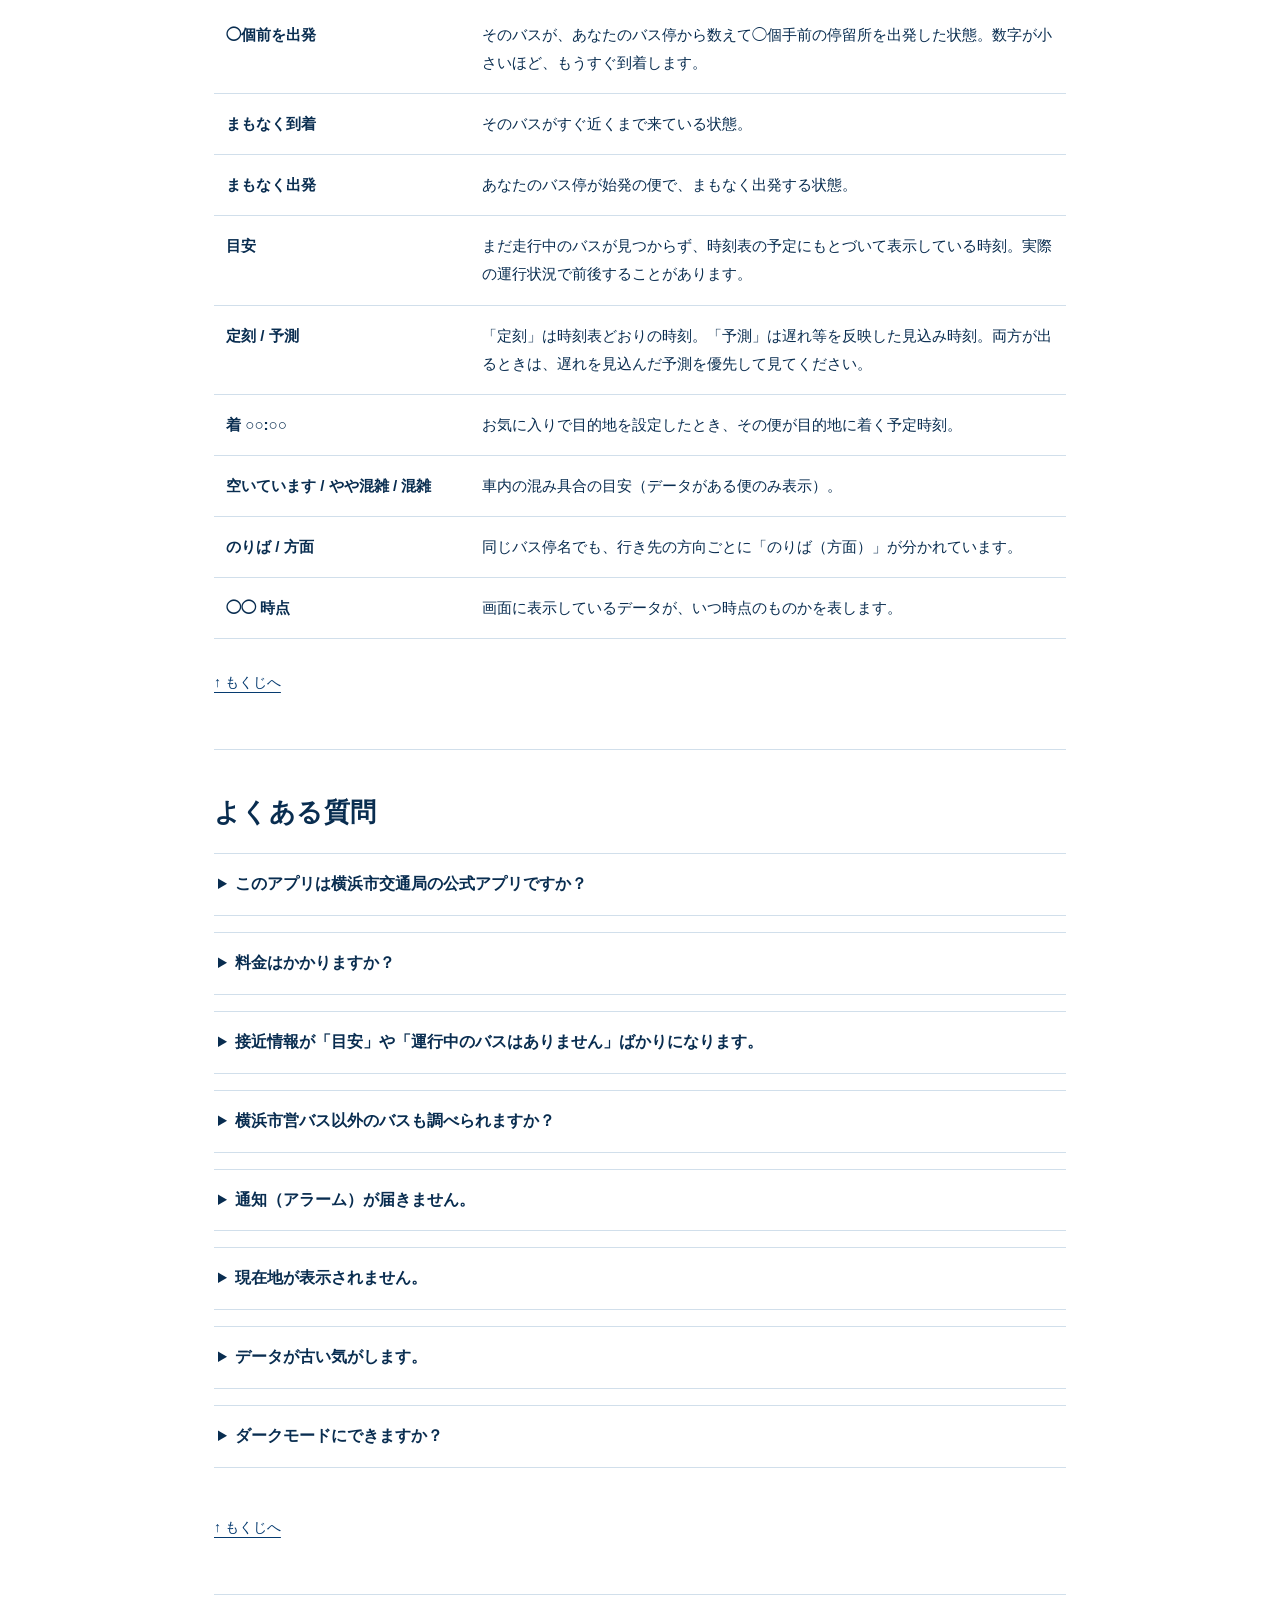
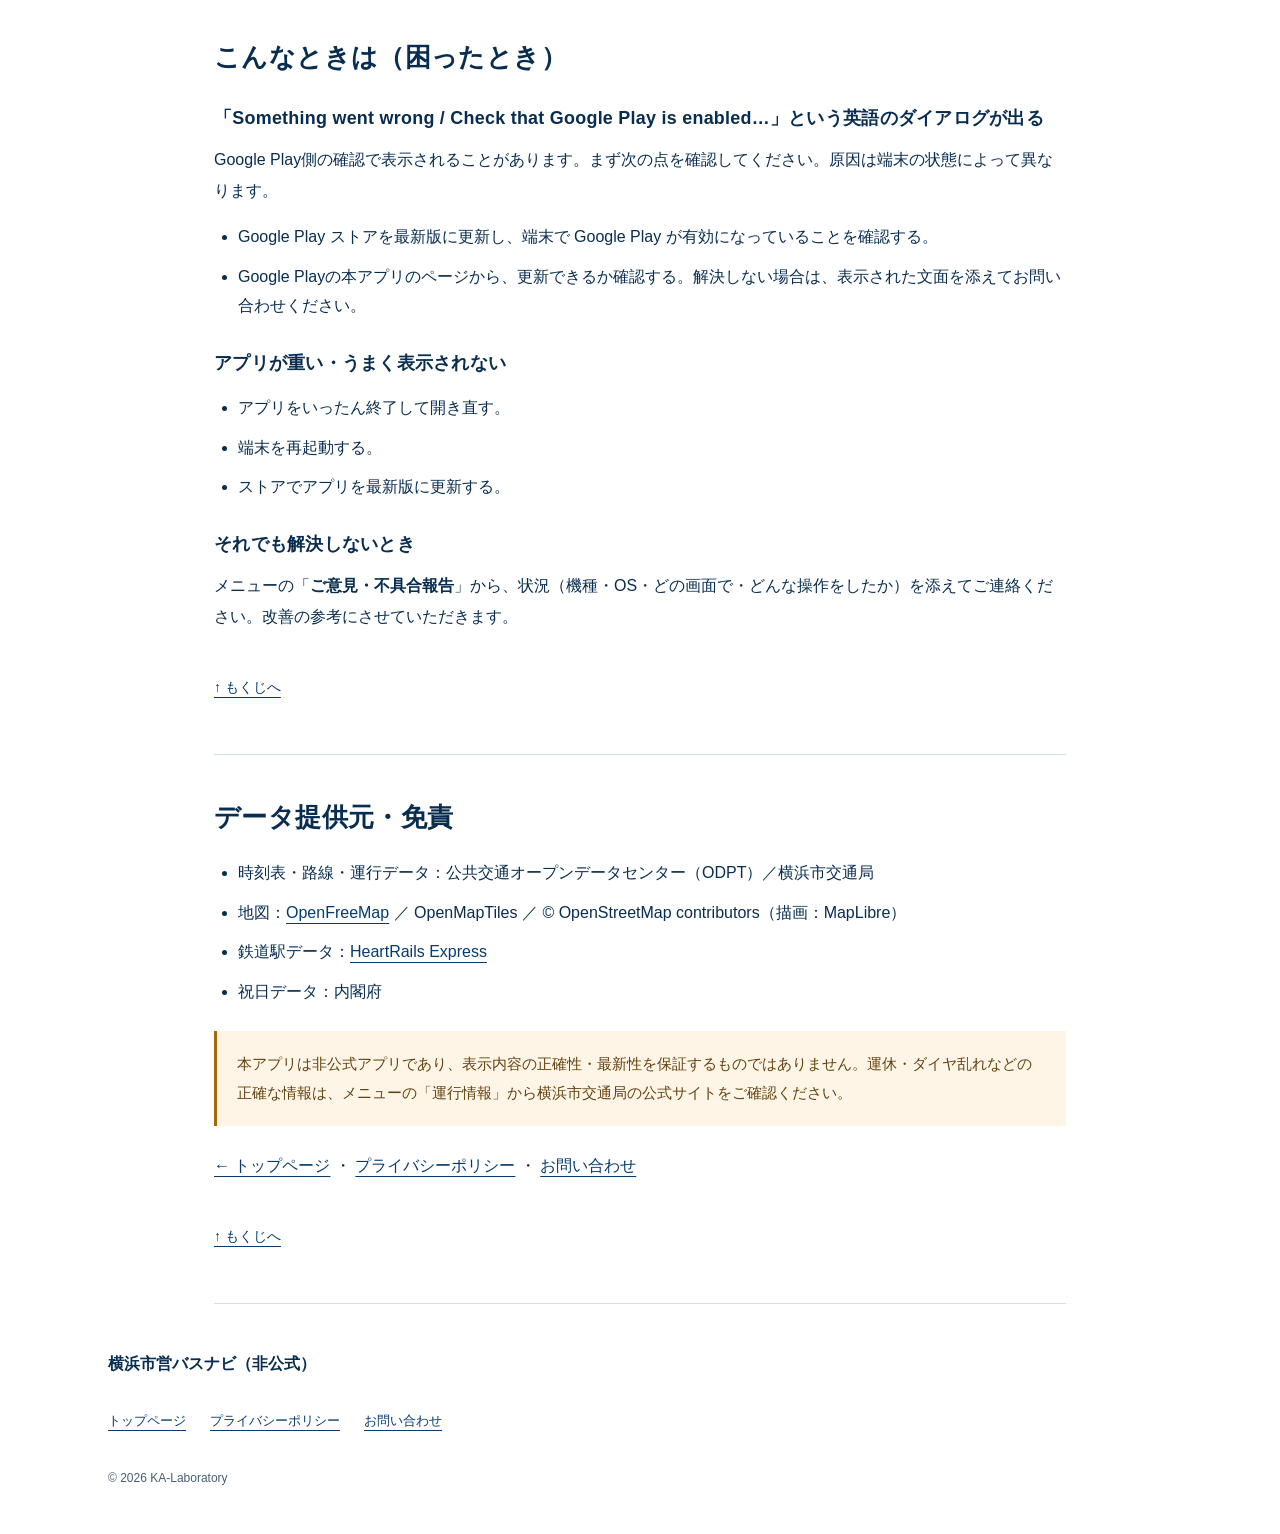
<file: guide.html>
<!DOCTYPE html>
<html lang="ja">
<head>
<meta charset="utf-8">
<meta name="viewport" content="width=device-width, initial-scale=1">
<title>使い方ガイド | 横浜市営バスナビ（非公式）</title>
<meta name="robots" content="noindex">
<meta http-equiv="refresh" content="0; url=https://ka-laboratory.github.io/yokohamashiei.bus.navi/guide.html">
<link rel="canonical" href="https://ka-laboratory.github.io/yokohamashiei.bus.navi/guide.html">
<link rel="icon" href="icon.png">
<script>location.replace("https://ka-laboratory.github.io/yokohamashiei.bus.navi/guide.html" + location.search + location.hash);</script>
<style>body{font-family:system-ui,-apple-system,"Hiragino Kaku Gothic ProN","Noto Sans JP",sans-serif;max-width:640px;margin:48px auto;padding:0 16px;line-height:1.8;color:#1a1a1a}a{color:#0059A8}</style>
</head>
<body>
<p>横浜市営バスナビ（非公式）の使い方ガイドは移動しました。</p>
<p><a href="https://ka-laboratory.github.io/yokohamashiei.bus.navi/guide.html">https://ka-laboratory.github.io/yokohamashiei.bus.navi/guide.html</a></p>
</body>
</html>
</file>
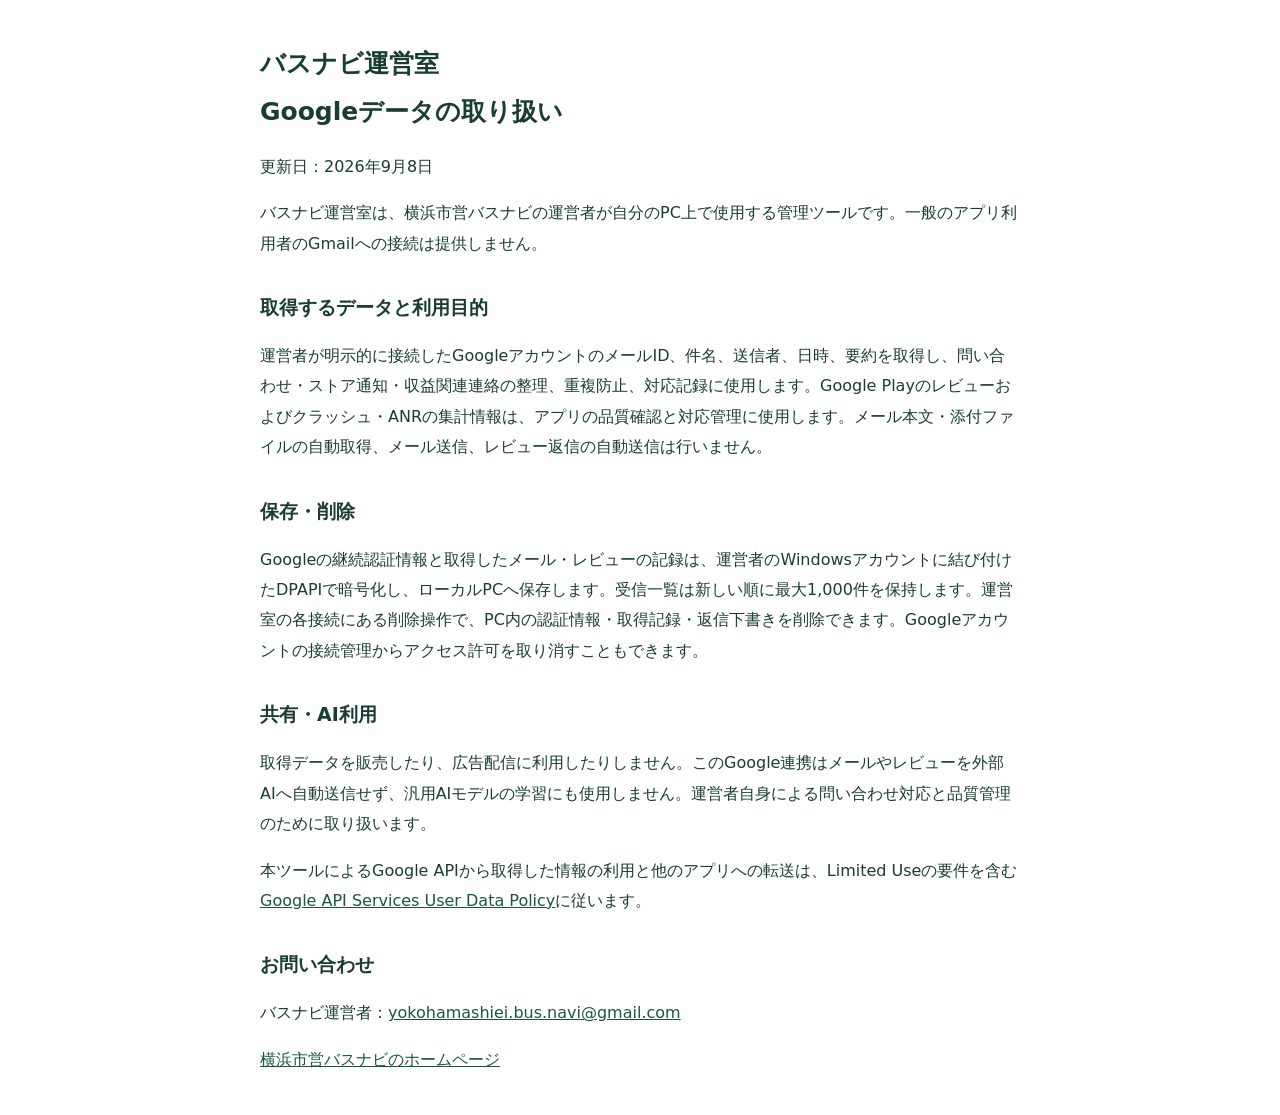
<file: operations-privacy.html>
<!doctype html><html lang="ja"><meta charset="utf-8"><meta name="viewport" content="width=device-width,initial-scale=1"><title>バスナビ運営室｜Googleデータの取り扱い</title><style>body{max-width:760px;margin:40px auto;padding:0 22px;font-family:system-ui,sans-serif;line-height:1.9;color:#183d33}h1{font-size:25px}h2{font-size:19px;margin-top:30px}a{color:#175841}</style>
<h1>バスナビ運営室<br>Googleデータの取り扱い</h1><p>更新日：2026年9月8日</p>
<p>バスナビ運営室は、横浜市営バスナビの運営者が自分のPC上で使用する管理ツールです。一般のアプリ利用者のGmailへの接続は提供しません。</p>
<h2>取得するデータと利用目的</h2><p>運営者が明示的に接続したGoogleアカウントのメールID、件名、送信者、日時、要約を取得し、問い合わせ・ストア通知・収益関連連絡の整理、重複防止、対応記録に使用します。Google Playのレビューおよびクラッシュ・ANRの集計情報は、アプリの品質確認と対応管理に使用します。メール本文・添付ファイルの自動取得、メール送信、レビュー返信の自動送信は行いません。</p>
<h2>保存・削除</h2><p>Googleの継続認証情報と取得したメール・レビューの記録は、運営者のWindowsアカウントに結び付けたDPAPIで暗号化し、ローカルPCへ保存します。受信一覧は新しい順に最大1,000件を保持します。運営室の各接続にある削除操作で、PC内の認証情報・取得記録・返信下書きを削除できます。Googleアカウントの接続管理からアクセス許可を取り消すこともできます。</p>
<h2>共有・AI利用</h2><p>取得データを販売したり、広告配信に利用したりしません。このGoogle連携はメールやレビューを外部AIへ自動送信せず、汎用AIモデルの学習にも使用しません。運営者自身による問い合わせ対応と品質管理のために取り扱います。</p>
<p>本ツールによるGoogle APIから取得した情報の利用と他のアプリへの転送は、Limited Useの要件を含む<a href="https://developers.google.com/terms/api-services-user-data-policy">Google API Services User Data Policy</a>に従います。</p>
<h2>お問い合わせ</h2><p>バスナビ運営者：<a href="mailto:yokohamashiei.bus.navi@gmail.com">yokohamashiei.bus.navi@gmail.com</a></p><p><a href="https://ka-laboratory.github.io/yokohamashiei.bus.navi/">横浜市営バスナビのホームページ</a></p></html>
</file>
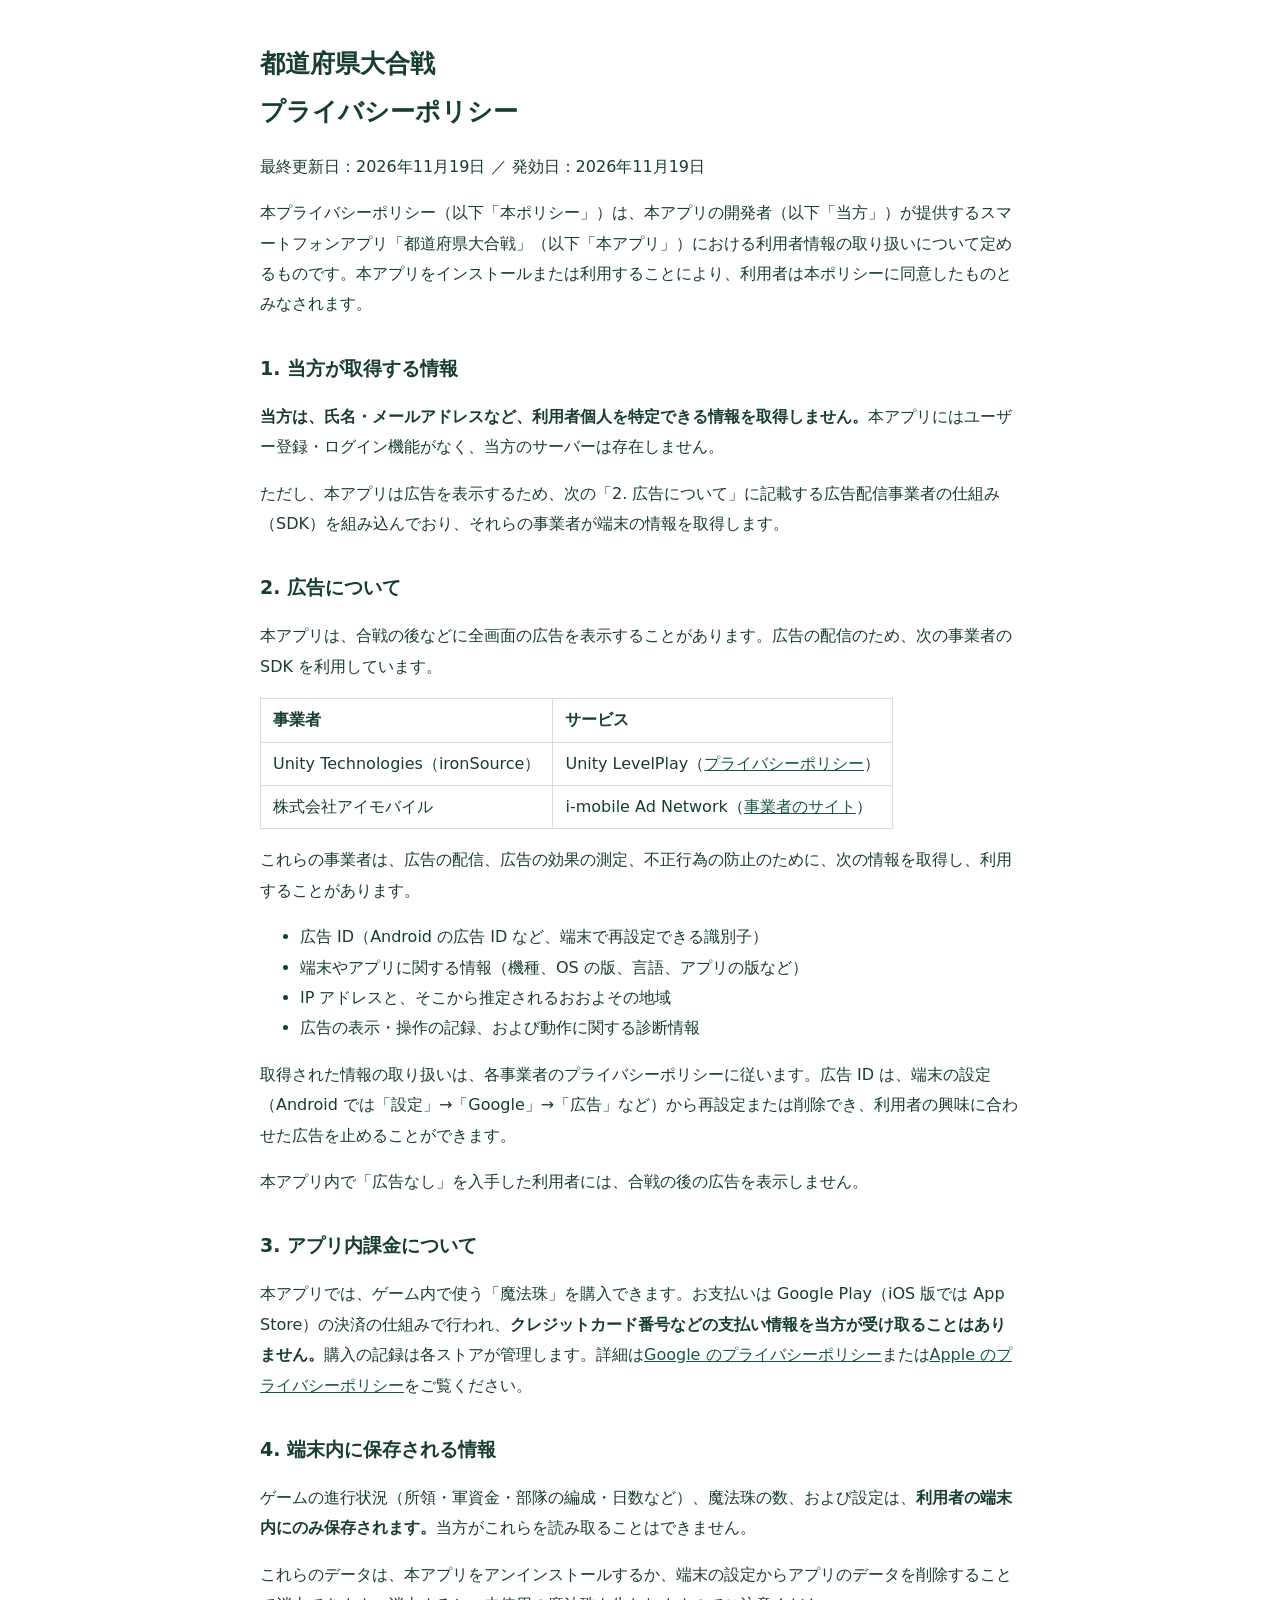
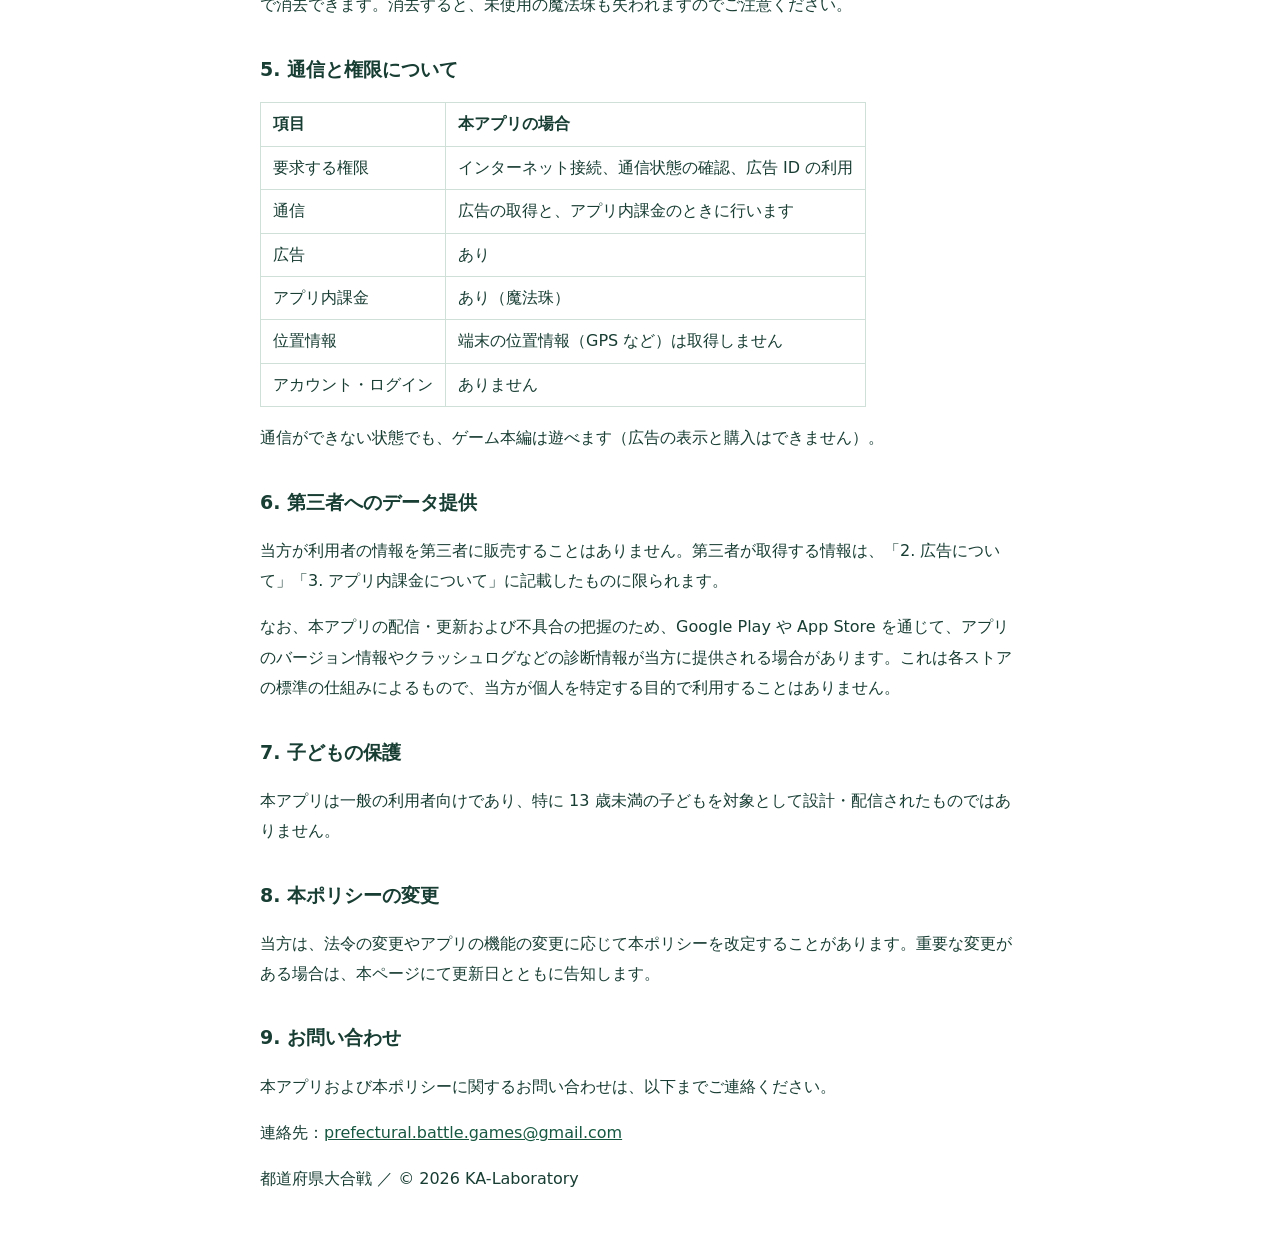
<file: prefectural-battle-privacy.html>
<!doctype html><html lang="ja"><meta charset="utf-8"><meta name="viewport" content="width=device-width,initial-scale=1"><title>都道府県大合戦 プライバシーポリシー</title><style>body{max-width:760px;margin:40px auto;padding:0 22px;font-family:system-ui,sans-serif;line-height:1.9;color:#183d33}h1{font-size:25px}h2{font-size:19px;margin-top:30px}a{color:#175841}table{border-collapse:collapse;margin-top:10px}th,td{border:1px solid #cfe0d8;padding:6px 12px;text-align:left}</style>
<h1>都道府県大合戦<br>プライバシーポリシー</h1><p>最終更新日：2026年11月19日 ／ 発効日：2026年11月19日</p>
<p>本プライバシーポリシー（以下「本ポリシー」）は、本アプリの開発者（以下「当方」）が提供するスマートフォンアプリ「都道府県大合戦」（以下「本アプリ」）における利用者情報の取り扱いについて定めるものです。本アプリをインストールまたは利用することにより、利用者は本ポリシーに同意したものとみなされます。</p>

<h2>1. 当方が取得する情報</h2>
<p><strong>当方は、氏名・メールアドレスなど、利用者個人を特定できる情報を取得しません。</strong>本アプリにはユーザー登録・ログイン機能がなく、当方のサーバーは存在しません。</p>
<p>ただし、本アプリは広告を表示するため、次の「2. 広告について」に記載する広告配信事業者の仕組み（SDK）を組み込んでおり、それらの事業者が端末の情報を取得します。</p>

<h2>2. 広告について</h2>
<p>本アプリは、合戦の後などに全画面の広告を表示することがあります。広告の配信のため、次の事業者の SDK を利用しています。</p>
<table><tr><th>事業者</th><th>サービス</th></tr>
<tr><td>Unity Technologies（ironSource）</td><td>Unity LevelPlay（<a href="https://unity.com/legal/privacy-policy">プライバシーポリシー</a>）</td></tr>
<tr><td>株式会社アイモバイル</td><td>i-mobile Ad Network（<a href="https://www.i-mobile.co.jp/">事業者のサイト</a>）</td></tr></table>
<p>これらの事業者は、広告の配信、広告の効果の測定、不正行為の防止のために、次の情報を取得し、利用することがあります。</p>
<ul><li>広告 ID（Android の広告 ID など、端末で再設定できる識別子）</li>
<li>端末やアプリに関する情報（機種、OS の版、言語、アプリの版など）</li>
<li>IP アドレスと、そこから推定されるおおよその地域</li>
<li>広告の表示・操作の記録、および動作に関する診断情報</li></ul>
<p>取得された情報の取り扱いは、各事業者のプライバシーポリシーに従います。広告 ID は、端末の設定（Android では「設定」→「Google」→「広告」など）から再設定または削除でき、利用者の興味に合わせた広告を止めることができます。</p>
<p>本アプリ内で「広告なし」を入手した利用者には、合戦の後の広告を表示しません。</p>

<h2>3. アプリ内課金について</h2>
<p>本アプリでは、ゲーム内で使う「魔法珠」を購入できます。お支払いは Google Play（iOS 版では App Store）の決済の仕組みで行われ、<strong>クレジットカード番号などの支払い情報を当方が受け取ることはありません。</strong>購入の記録は各ストアが管理します。詳細は<a href="https://policies.google.com/privacy">Google のプライバシーポリシー</a>または<a href="https://www.apple.com/legal/privacy/jp/">Apple のプライバシーポリシー</a>をご覧ください。</p>

<h2>4. 端末内に保存される情報</h2>
<p>ゲームの進行状況（所領・軍資金・部隊の編成・日数など）、魔法珠の数、および設定は、<strong>利用者の端末内にのみ保存されます。</strong>当方がこれらを読み取ることはできません。</p>
<p>これらのデータは、本アプリをアンインストールするか、端末の設定からアプリのデータを削除することで消去できます。消去すると、未使用の魔法珠も失われますのでご注意ください。</p>

<h2>5. 通信と権限について</h2>
<table><tr><th>項目</th><th>本アプリの場合</th></tr>
<tr><td>要求する権限</td><td>インターネット接続、通信状態の確認、広告 ID の利用</td></tr>
<tr><td>通信</td><td>広告の取得と、アプリ内課金のときに行います</td></tr>
<tr><td>広告</td><td>あり</td></tr>
<tr><td>アプリ内課金</td><td>あり（魔法珠）</td></tr>
<tr><td>位置情報</td><td>端末の位置情報（GPS など）は取得しません</td></tr>
<tr><td>アカウント・ログイン</td><td>ありません</td></tr></table>
<p>通信ができない状態でも、ゲーム本編は遊べます（広告の表示と購入はできません）。</p>

<h2>6. 第三者へのデータ提供</h2>
<p>当方が利用者の情報を第三者に販売することはありません。第三者が取得する情報は、「2. 広告について」「3. アプリ内課金について」に記載したものに限られます。</p>
<p>なお、本アプリの配信・更新および不具合の把握のため、Google Play や App Store を通じて、アプリのバージョン情報やクラッシュログなどの診断情報が当方に提供される場合があります。これは各ストアの標準の仕組みによるもので、当方が個人を特定する目的で利用することはありません。</p>

<h2>7. 子どもの保護</h2>
<p>本アプリは一般の利用者向けであり、特に 13 歳未満の子どもを対象として設計・配信されたものではありません。</p>

<h2>8. 本ポリシーの変更</h2>
<p>当方は、法令の変更やアプリの機能の変更に応じて本ポリシーを改定することがあります。重要な変更がある場合は、本ページにて更新日とともに告知します。</p>

<h2>9. お問い合わせ</h2>
<p>本アプリおよび本ポリシーに関するお問い合わせは、以下までご連絡ください。</p>
<p>連絡先：<a href="mailto:prefectural.battle.games@gmail.com">prefectural.battle.games@gmail.com</a></p>
<p>都道府県大合戦 ／ © 2026 KA-Laboratory</p></html>
</file>
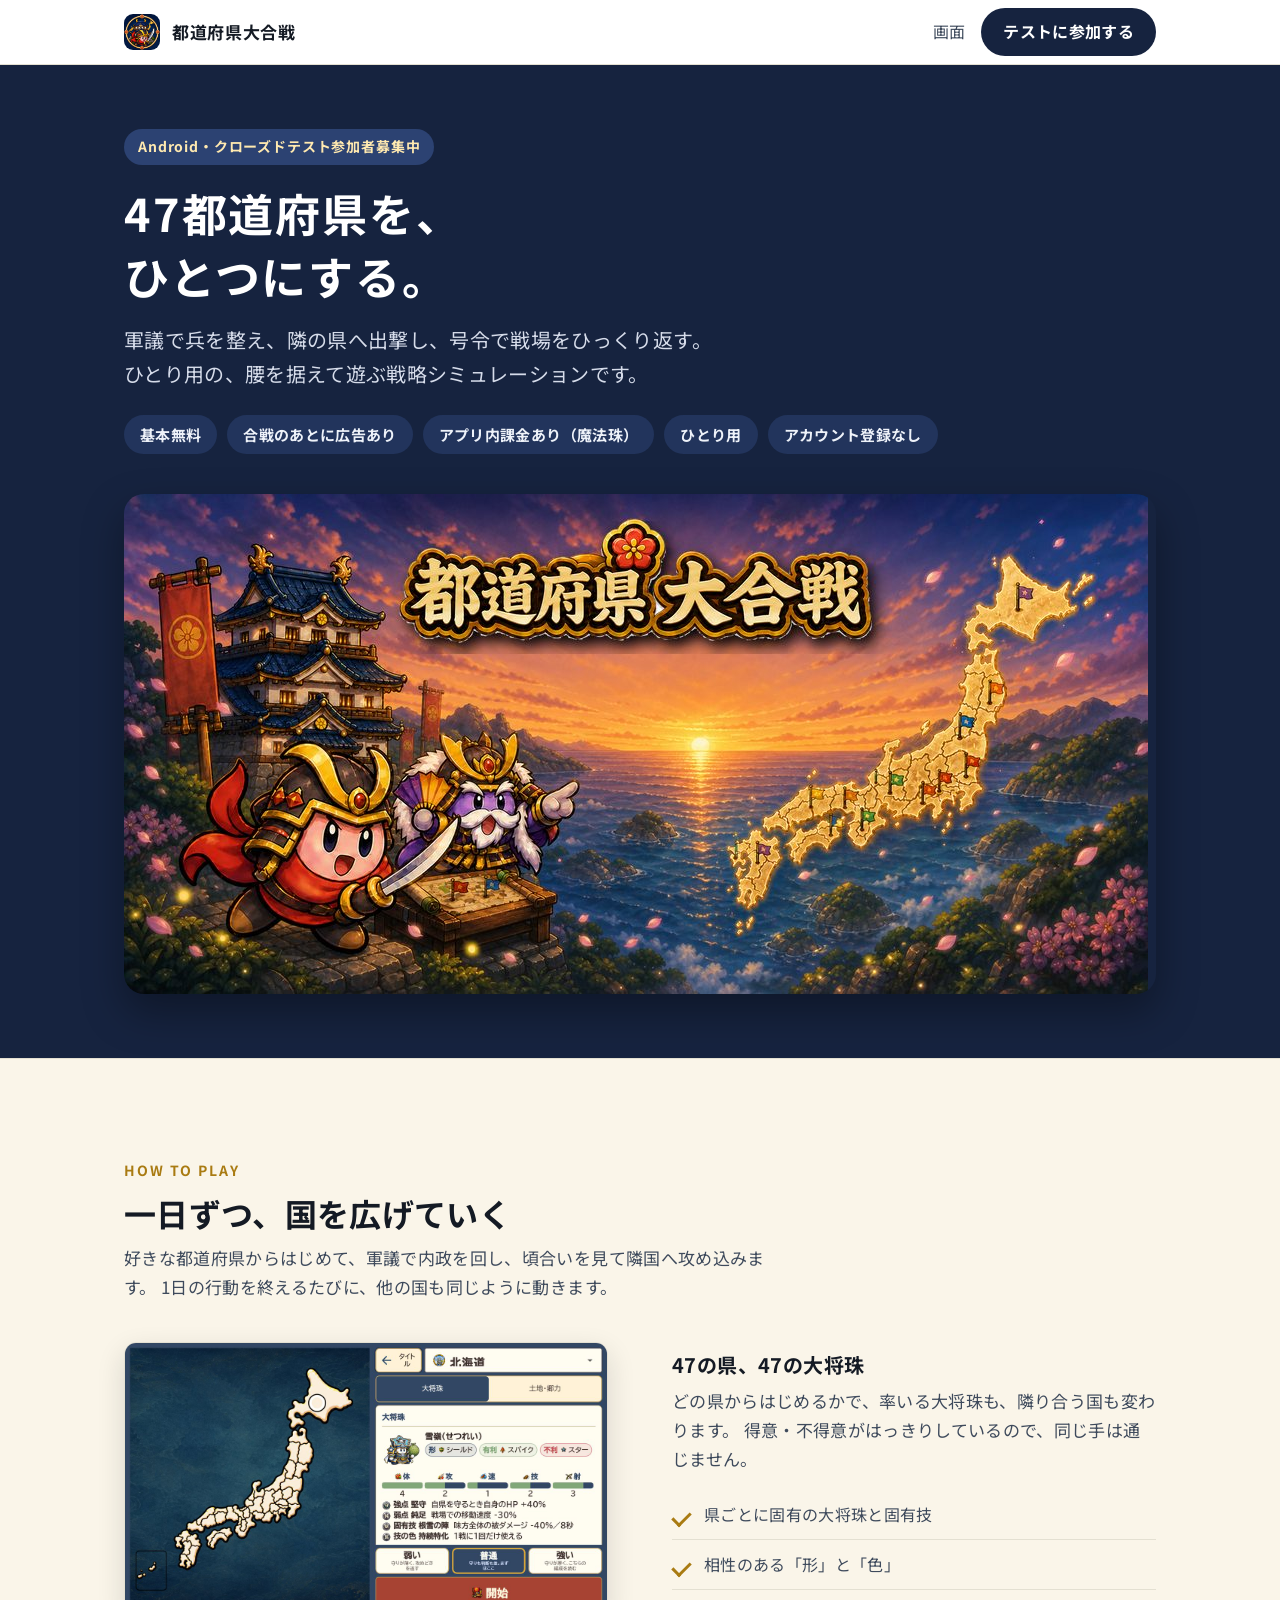
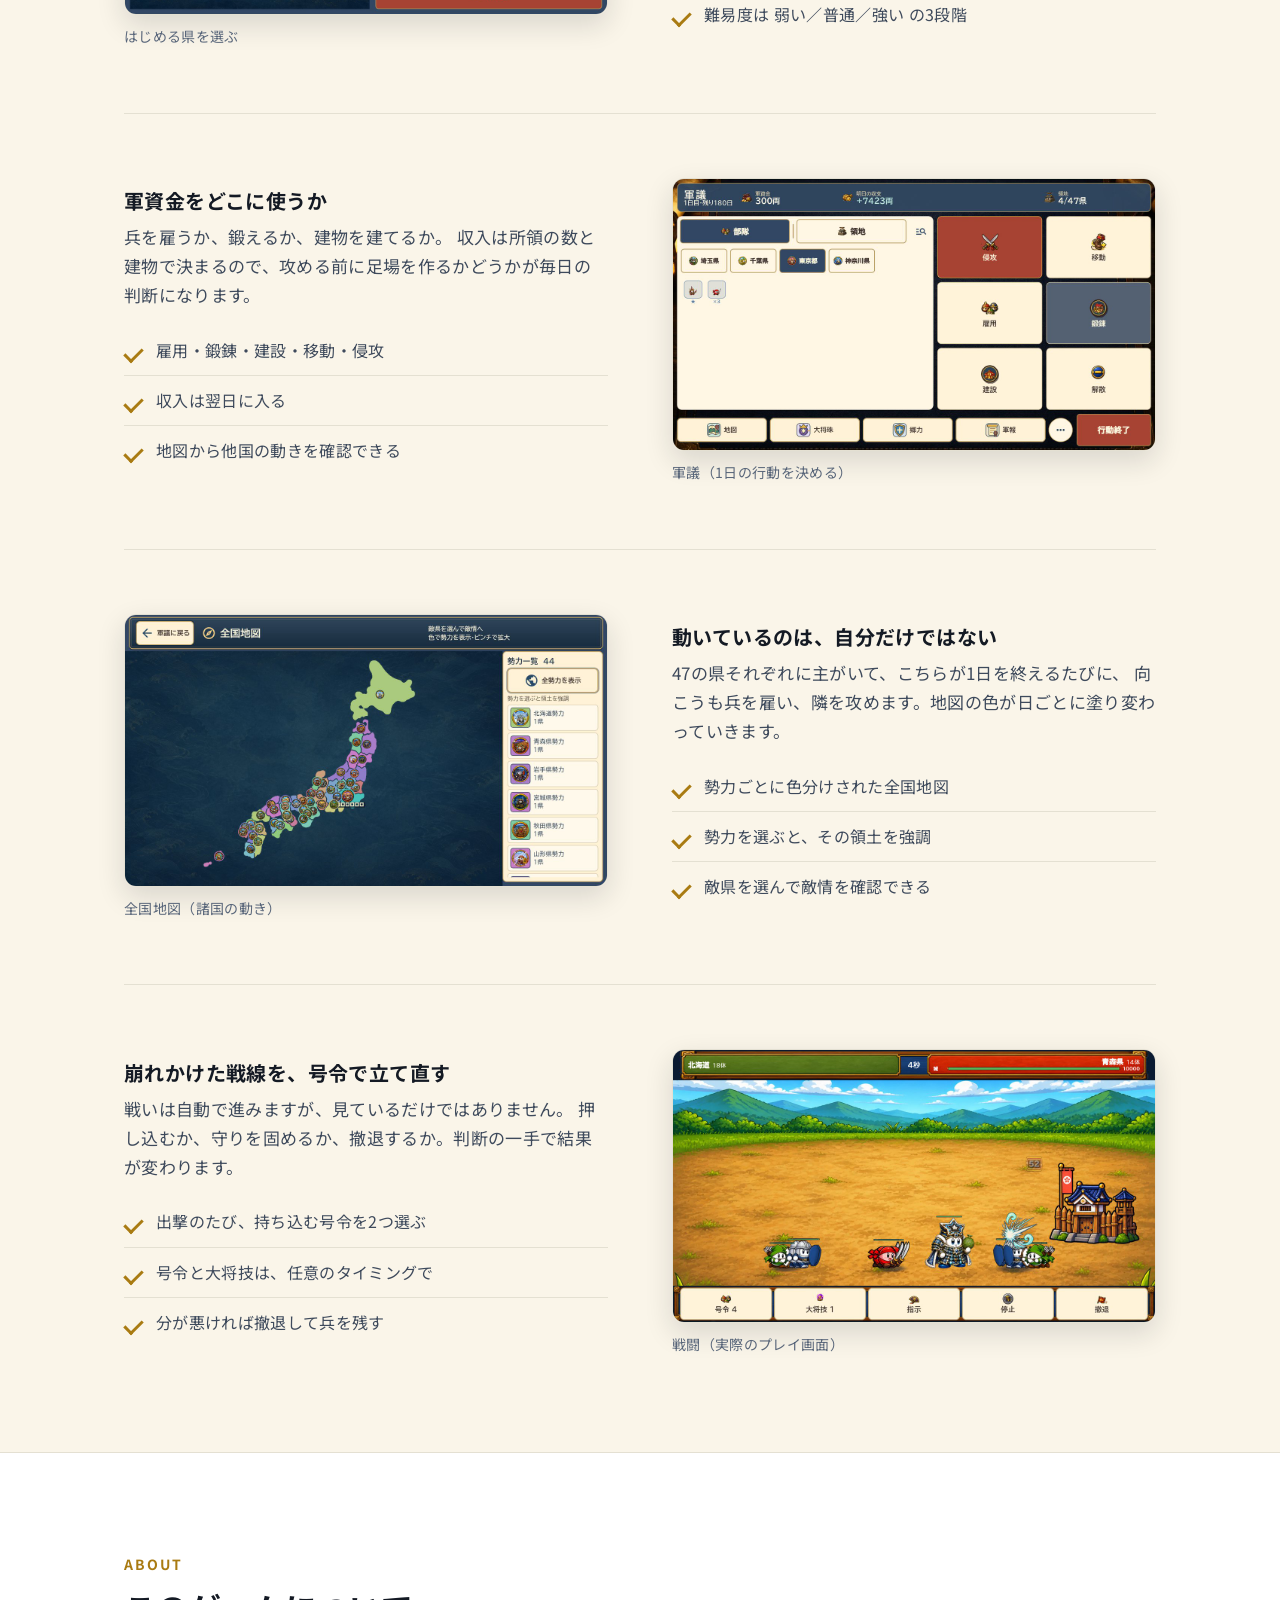
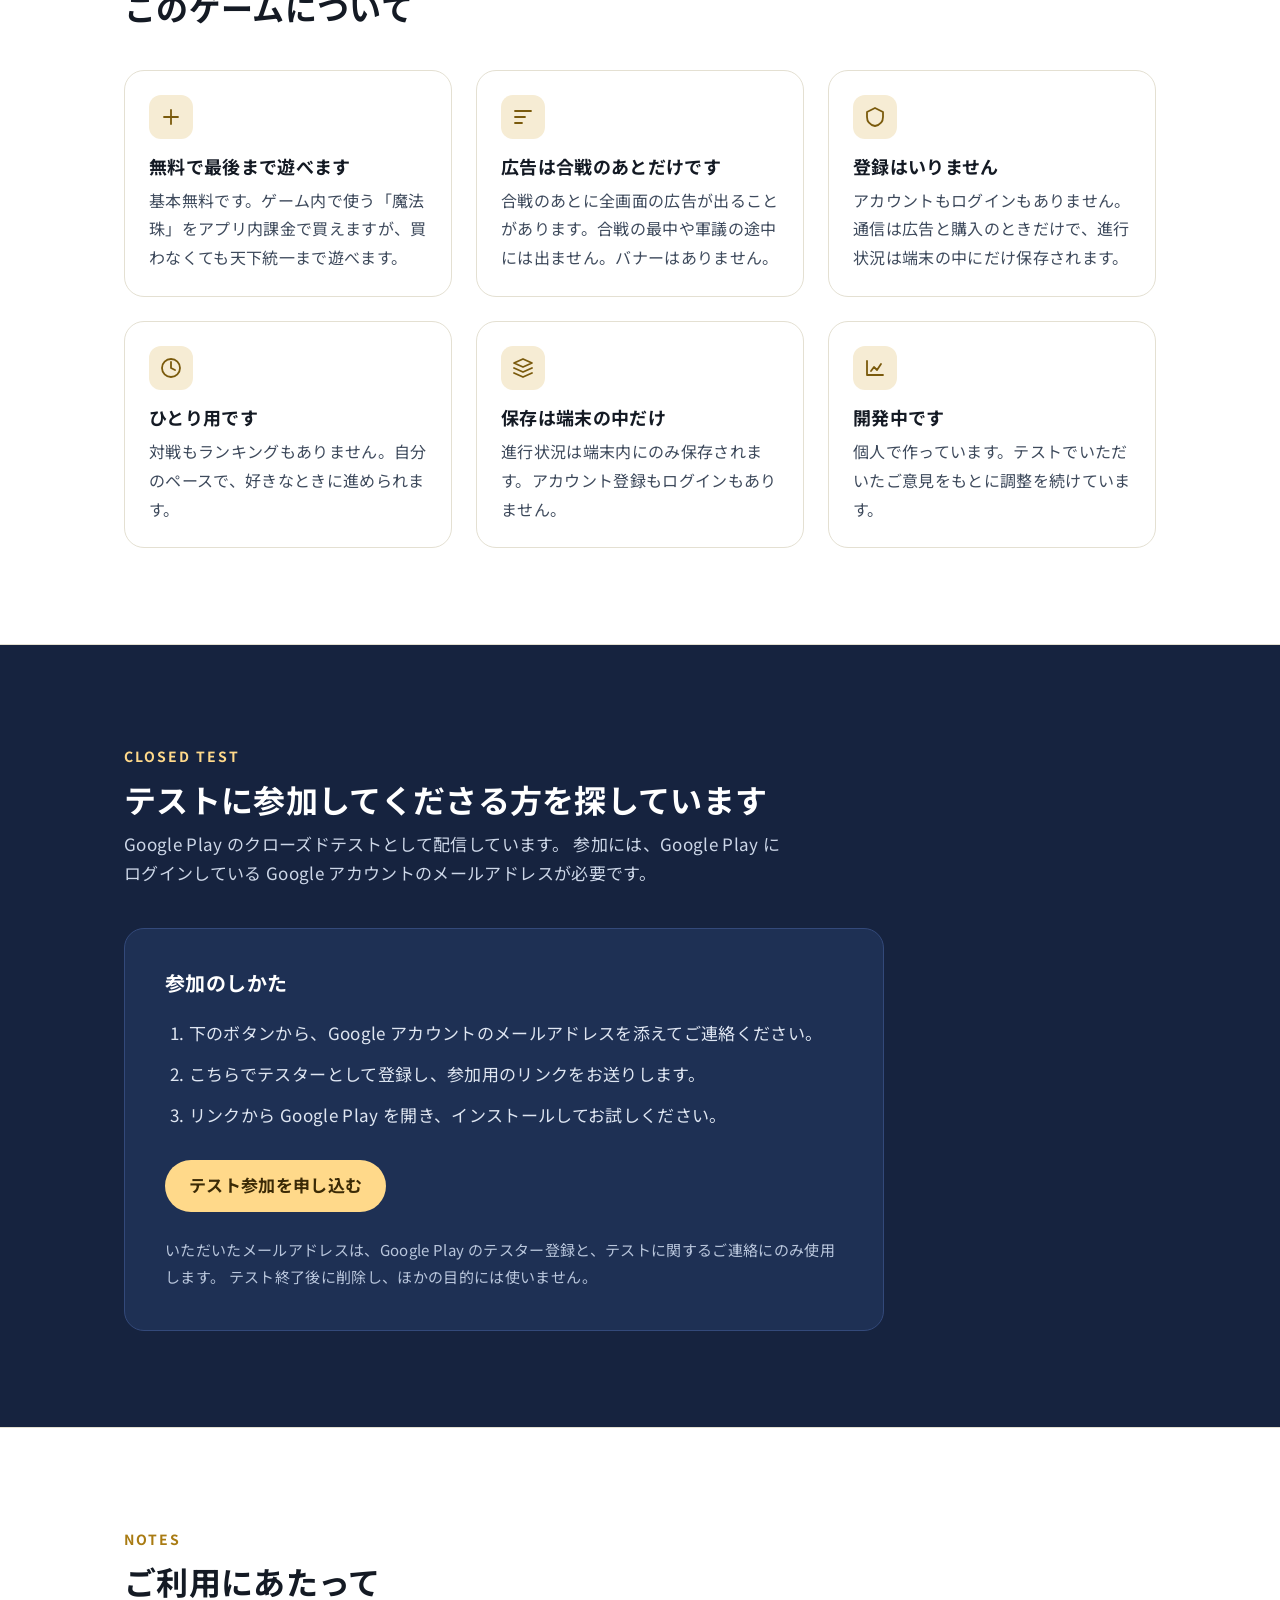
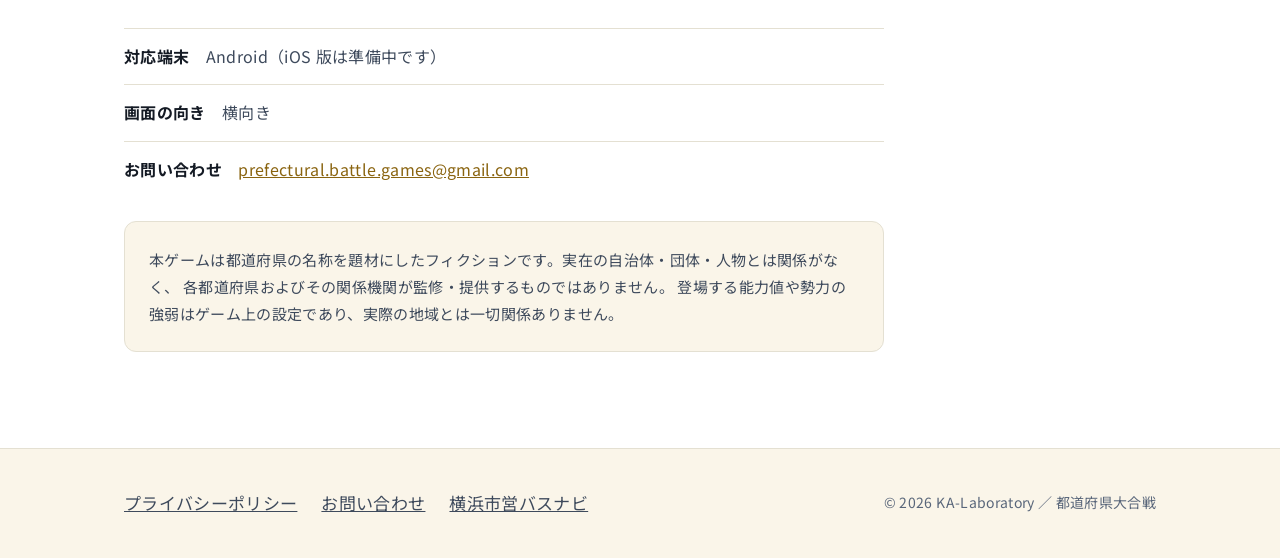
<file: prefectural-battle.html>
<!DOCTYPE html>
<html lang="ja">
<head>
<meta charset="utf-8">
<meta name="viewport" content="width=device-width, initial-scale=1">
<title>都道府県大合戦｜47都道府県を制する戦略シミュレーション</title>
<meta name="description" content="47都道府県を舞台にした、ひとり用の戦略シミュレーション。軍議で兵を整え、隣国へ出撃し、号令で戦場をひっくり返す。基本無料（合戦のあとに広告あり・アプリ内課金あり）。Android 向けにクローズドテスト中です。">
<meta name="theme-color" content="#16233f">
<meta property="og:type" content="website">
<meta property="og:title" content="都道府県大合戦">
<meta property="og:description" content="47都道府県を舞台にした、ひとり用の戦略シミュレーション。軍議で兵を整え、隣国へ出撃し、号令で戦場をひっくり返す。">
<meta property="og:image" content="https://ka-laboratory.github.io/pbg/hero.jpg">
<meta property="og:url" content="https://ka-laboratory.github.io/prefectural-battle.html">
<meta name="twitter:card" content="summary_large_image">
<meta name="twitter:title" content="都道府県大合戦">
<meta name="twitter:description" content="47都道府県を舞台にした、ひとり用の戦略シミュレーション。">
<meta name="twitter:image" content="https://ka-laboratory.github.io/pbg/hero.jpg">
<link rel="icon" href="pbg/icon.png">
<link rel="preconnect" href="https://fonts.googleapis.com">
<link rel="preconnect" href="https://fonts.gstatic.com" crossorigin>
<link href="https://fonts.googleapis.com/css2?family=Noto+Sans+JP:wght@400;700&display=swap" rel="stylesheet">
<style>
:root{
  --navy:#16233f; --navy-d:#0e1830; --navy-l:#23375f;
  --gold:#a97b12; --gold-l:#f6ecd4; --crimson:#a3342a;
  /* --ink-3 は 14px の補助テキスト用。クリーム地（#faf5e9）の上で
     4.5:1 を満たす一番明るいところまで落としてある。これ以上明るくしない。 */
  --ink:#141a24; --ink-2:#3e4a5c; --ink-3:#59667a;
  --bg:#ffffff; --bg-2:#faf5e9; --line:#e4e0d2;
  --s1:8px; --s2:16px; --s3:24px; --s4:40px; --s5:64px; --s6:96px;
  --r:12px; --r-lg:20px;
  --wrap:1080px;
}
*{box-sizing:border-box;}
html{-webkit-text-size-adjust:100%;}
body{
  margin:0; background:var(--bg); color:var(--ink);
  font-family:'Noto Sans JP',-apple-system,BlinkMacSystemFont,'Hiragino Sans','Yu Gothic UI',sans-serif;
  font-size:17px; line-height:1.7; letter-spacing:.02em;
}
img{max-width:100%; height:auto; display:block;}
a{color:#8a6410;}
.wrap{max-width:var(--wrap); margin-inline:auto; padding-inline:var(--s3);}
.skip{position:absolute; left:-9999px;}
.skip:focus{left:8px; top:8px; z-index:99; background:#fff; padding:12px 16px; border-radius:8px;}

h1,h2,h3{line-height:1.4; letter-spacing:.01em; margin:0;}
h2{font-size:32px;}
h3{font-size:20px; letter-spacing:.02em;}
p{margin:0;}
.lede{color:var(--ink-2); font-size:17px;}
.eyebrow{
  display:inline-block; font-size:14px; font-weight:700; letter-spacing:.14em;
  color:var(--gold); margin-bottom:var(--s1);
}
section{padding-block:var(--s6);}
section+section{border-top:1px solid var(--line);}

/* header */
.bar{
  position:sticky; top:0; z-index:50; background:rgba(255,255,255,.93);
  backdrop-filter:saturate(180%) blur(12px); border-bottom:1px solid var(--line);
}
.bar .wrap{display:flex; align-items:center; gap:12px; height:64px;}
.bar img{width:36px; height:36px; border-radius:9px;}
.bar b{font-size:17px; letter-spacing:.04em;}
.bar nav{margin-left:auto; display:flex; align-items:center; gap:var(--s2);}
/* :not(.btn) が要る。無いと `.bar nav a` がボタンの色指定に勝ってしまい、
   濃紺の上に灰色の文字が乗って読めなくなる。 */
.bar nav a:not(.btn){color:var(--ink-2); text-decoration:none; font-size:16px;}
.bar nav a:not(.btn):hover{text-decoration:underline;}
.btn{
  display:inline-flex; align-items:center; justify-content:center; gap:8px;
  min-height:48px; padding:0 22px; border-radius:999px;
  background:var(--navy); color:#fff; text-decoration:none;
  font-weight:700; font-size:16px; letter-spacing:.02em;
}
.btn:hover{background:var(--navy-d);}

/* hero */
.hero{background:var(--navy); color:#fff; padding-block:var(--s5) var(--s5);}
.hero h1{font-size:45px; letter-spacing:.04em; margin-bottom:var(--s2);}
.hero .sub{font-size:20px; color:#d6dcea; line-height:1.7;}
.tag{
  display:inline-block; margin-bottom:var(--s2); padding:6px 14px; border-radius:999px;
  background:#2c4272; color:#ffe9b0; font-size:14px; font-weight:700; letter-spacing:.06em;
}
.hero-art{margin-top:var(--s4); border-radius:var(--r-lg); overflow:hidden;
  box-shadow:0 18px 40px rgba(0,0,0,.35);}
.facts{
  display:flex; flex-wrap:wrap; gap:10px; margin-top:var(--s3); padding:0; list-style:none;
}
.facts li{
  background:#22345c; color:#eef2f9; border-radius:999px;
  padding:7px 16px; font-size:15px; font-weight:700;
}

/* screens */
.screens{background:var(--bg-2);}
.row{display:grid; grid-template-columns:1fr 1fr; gap:var(--s5); align-items:center; margin-top:var(--s4);}
.row+.row{margin-top:var(--s5); padding-top:var(--s5); border-top:1px solid var(--line);}
.row.flip .shot{order:2;}
.shot img{border-radius:var(--r); border:1px solid var(--line); box-shadow:0 10px 28px rgba(20,26,36,.14);}
.shot figcaption{margin-top:10px; color:var(--ink-3); font-size:14px;}
.shot{margin:0;}
.ticks{margin:var(--s2) 0 0; padding:0; list-style:none;}
.ticks li{position:relative; padding:11px 0 11px 32px; border-bottom:1px solid var(--line); font-size:16px; color:var(--ink-2);}
.ticks li:last-child{border-bottom:0;}
.ticks li::before{
  content:''; position:absolute; left:4px; top:18px; width:8px; height:15px;
  border-right:3px solid var(--gold); border-bottom:3px solid var(--gold);
  transform:rotate(45deg);
}

/* features */
.feats{display:grid; grid-template-columns:repeat(3,1fr); gap:var(--s3); margin-top:var(--s4);}
.feat{border:1px solid var(--line); border-radius:var(--r-lg); padding:var(--s3); background:#fff;}
.feat .ic{
  width:44px; height:44px; border-radius:12px; background:var(--gold-l);
  display:grid; place-items:center; margin-bottom:12px;
}
.feat svg{width:24px; height:24px; fill:none; stroke:#7a5a0c; stroke-width:1.8;
  stroke-linecap:round; stroke-linejoin:round;}
.feat b{display:block; font-size:18px; margin-bottom:4px;}
.feat span{color:var(--ink-2); font-size:16px; line-height:1.7;}

/* test call */
.test{background:var(--navy); color:#fff;}
.test h2{font-size:32px;}
.test .lede{color:#cdd7e8;}
.test .card{
  margin-top:var(--s4); background:#1e3054; border:1px solid #33497a;
  border-radius:var(--r-lg); padding:var(--s4); max-width:760px;
}
.test ol{margin:var(--s2) 0 0; padding-left:1.4em; color:#dfe6f2;}
.test li{padding:6px 0;}
.test a.mail{
  display:inline-flex; align-items:center; min-height:52px; padding:0 24px; margin-top:var(--s3);
  border-radius:999px; background:#ffd98a; color:#3b2a06; font-weight:700; text-decoration:none;
}
.test a.mail:hover{background:#ffe7b3;}

/* data */
.data ul{margin:var(--s3) 0 0; padding:0; list-style:none; max-width:760px;}
.data li{padding:14px 0; border-top:1px solid var(--line); color:var(--ink-2); font-size:16px;}
.data li b{color:var(--ink); font-weight:700;}
.disclaimer{
  margin-top:var(--s3); padding:var(--s3); border-radius:var(--r);
  border:1px solid var(--line); background:var(--bg-2);
  color:var(--ink-2); font-size:15px; line-height:1.8; max-width:760px;
}
footer{background:var(--bg-2); border-top:1px solid var(--line); padding-block:var(--s4);}
footer .wrap{display:flex; flex-wrap:wrap; gap:var(--s2) var(--s3); align-items:center;}
footer a{color:var(--ink-2);}
footer small{color:var(--ink-3); margin-left:auto; font-size:14px;}

@media (max-width:860px){
  body{font-size:16px;}
  h2{font-size:26px;}
  section{padding-block:var(--s5);}
  .hero h1{font-size:30px;}
  .hero .sub{font-size:17px;}
  .row{grid-template-columns:1fr; gap:var(--s3);}
  .row.flip .shot{order:0;}
  .feats{grid-template-columns:1fr;}
  .bar nav a.hide-sm{display:none;}
  .test .card{padding:var(--s3);}
  footer small{margin-left:0; width:100%;}
}
/* フェードは「JSが動いたときだけ」の上乗せ。最初から opacity:0 にすると
   JS が失敗した端末で中身が永久に見えなくなる。 */
@media (prefers-reduced-motion:no-preference){
  html.js .reveal{opacity:0; transform:translateY(12px); transition:opacity .5s ease, transform .5s ease;}
  html.js .reveal.in{opacity:1; transform:none;}
}
</style>
</head>
<body>
<a class="skip" href="#main">本文へ移動</a>

<header class="bar">
  <div class="wrap">
    <img src="pbg/icon.png" alt="">
    <b>都道府県大合戦</b>
    <nav>
      <a class="hide-sm" href="#screens">画面</a>
      <a class="btn" href="#test">テストに参加する</a>
    </nav>
  </div>
</header>

<main id="main">

<section class="hero">
  <div class="wrap">
    <span class="tag">Android・クローズドテスト参加者募集中</span>
    <h1>47都道府県を、<br>ひとつにする。</h1>
    <p class="sub">軍議で兵を整え、隣の県へ出撃し、号令で戦場をひっくり返す。<br>ひとり用の、腰を据えて遊ぶ戦略シミュレーションです。</p>
    <ul class="facts">
      <li>基本無料</li>
      <li>合戦のあとに広告あり</li>
      <li>アプリ内課金あり（魔法珠）</li>
      <li>ひとり用</li>
      <li>アカウント登録なし</li>
    </ul>
    <div class="hero-art">
      <img src="pbg/hero.jpg" width="1024" height="500" fetchpriority="high"
        alt="タイトルビジュアル。城と桜の手前に赤い甲冑と紫の甲冑の武将が並び、右手に旗の立った日本列島が浮かぶ。">
    </div>
  </div>
</section>

<section class="screens" id="screens">
  <div class="wrap">
    <span class="eyebrow">HOW TO PLAY</span>
    <h2>一日ずつ、国を広げていく</h2>
    <p class="lede" style="margin-top:8px; max-width:660px;">
      好きな都道府県からはじめて、軍議で内政を回し、頃合いを見て隣国へ攻め込みます。
      1日の行動を終えるたびに、他の国も同じように動きます。
    </p>

    <div class="row">
      <figure class="shot reveal">
        <img src="pbg/shot_prefecture.jpg" width="1280" height="720"
          alt="都道府県を選ぶ画面。日本地図の北海道に印がつき、右側に大将珠「雪嶺（せつれい）」の能力値と強み・弱みが並んでいる。">
        <figcaption>はじめる県を選ぶ</figcaption>
      </figure>
      <div>
        <h3>47の県、47の大将珠</h3>
        <p class="lede" style="margin-top:8px;">
          どの県からはじめるかで、率いる大将珠も、隣り合う国も変わります。
          得意・不得意がはっきりしているので、同じ手は通じません。
        </p>
        <ul class="ticks">
          <li>県ごとに固有の大将珠と固有技</li>
          <li>相性のある「形」と「色」</li>
          <li>難易度は 弱い／普通／強い の3段階</li>
        </ul>
      </div>
    </div>

    <div class="row flip">
      <figure class="shot reveal">
        <img src="pbg/shot_strategy.jpg" width="1280" height="720"
          alt="軍議の画面。左に所領と部隊の一覧、右に侵攻・移動・雇用・鍛錬・建設・解散の行動ボタンが並ぶ。">
        <figcaption>軍議（1日の行動を決める）</figcaption>
      </figure>
      <div>
        <h3>軍資金をどこに使うか</h3>
        <p class="lede" style="margin-top:8px;">
          兵を雇うか、鍛えるか、建物を建てるか。
          収入は所領の数と建物で決まるので、攻める前に足場を作るかどうかが毎日の判断になります。
        </p>
        <ul class="ticks">
          <li>雇用・鍛錬・建設・移動・侵攻</li>
          <li>収入は翌日に入る</li>
          <li>地図から他国の動きを確認できる</li>
        </ul>
      </div>
    </div>

    <div class="row">
      <figure class="shot reveal">
        <img src="pbg/shot_map.jpg" width="1280" height="720"
          alt="全国地図の画面。47都道府県が勢力ごとに色分けされ、右側に44の勢力の一覧が並んでいる。">
        <figcaption>全国地図（諸国の動き）</figcaption>
      </figure>
      <div>
        <h3>動いているのは、自分だけではない</h3>
        <p class="lede" style="margin-top:8px;">
          47の県それぞれに主がいて、こちらが1日を終えるたびに、
          向こうも兵を雇い、隣を攻めます。地図の色が日ごとに塗り変わっていきます。
        </p>
        <ul class="ticks">
          <li>勢力ごとに色分けされた全国地図</li>
          <li>勢力を選ぶと、その領土を強調</li>
          <li>敵県を選んで敵情を確認できる</li>
        </ul>
      </div>
    </div>

    <div class="row flip">
      <figure class="shot reveal">
        <img src="pbg/shot_battle.jpg" width="1280" height="720"
          alt="戦闘中の画面。草原の戦場で両軍の兵がぶつかり、大将珠の技が光っている。画面下に号令・大将技・指示・停止・撤退のボタンが並ぶ。">
        <figcaption>戦闘（実際のプレイ画面）</figcaption>
      </figure>
      <div>
        <h3>崩れかけた戦線を、号令で立て直す</h3>
        <p class="lede" style="margin-top:8px;">
          戦いは自動で進みますが、見ているだけではありません。
          押し込むか、守りを固めるか、撤退するか。判断の一手で結果が変わります。
        </p>
        <ul class="ticks">
          <li>出撃のたび、持ち込む号令を2つ選ぶ</li>
          <li>号令と大将技は、任意のタイミングで</li>
          <li>分が悪ければ撤退して兵を残す</li>
        </ul>
      </div>
    </div>
  </div>
</section>

<section>
  <div class="wrap">
    <span class="eyebrow">ABOUT</span>
    <h2>このゲームについて</h2>
    <div class="feats">
      <div class="feat">
        <span class="ic"><svg viewBox="0 0 24 24" aria-hidden="true"><path d="M5 12h14M12 5v14"/></svg></span>
        <b>無料で最後まで遊べます</b>
        <span>基本無料です。ゲーム内で使う「魔法珠」をアプリ内課金で買えますが、買わなくても天下統一まで遊べます。</span>
      </div>
      <div class="feat">
        <span class="ic"><svg viewBox="0 0 24 24" aria-hidden="true"><path d="M4 6h16M4 12h10M4 18h7"/></svg></span>
        <b>広告は合戦のあとだけです</b>
        <span>合戦のあとに全画面の広告が出ることがあります。合戦の最中や軍議の途中には出ません。バナーはありません。</span>
      </div>
      <div class="feat">
        <span class="ic"><svg viewBox="0 0 24 24" aria-hidden="true"><path d="M12 3l8 4v5c0 4.5-3.2 7.9-8 9-4.8-1.1-8-4.5-8-9V7z"/></svg></span>
        <b>登録はいりません</b>
        <span>アカウントもログインもありません。通信は広告と購入のときだけで、進行状況は端末の中にだけ保存されます。</span>
      </div>
      <div class="feat">
        <span class="ic"><svg viewBox="0 0 24 24" aria-hidden="true"><path d="M12 6v6l4 2"/><circle cx="12" cy="12" r="9"/></svg></span>
        <b>ひとり用です</b>
        <span>対戦もランキングもありません。自分のペースで、好きなときに進められます。</span>
      </div>
      <div class="feat">
        <span class="ic"><svg viewBox="0 0 24 24" aria-hidden="true"><path d="M3 7l9-4 9 4-9 4z"/><path d="M3 12l9 4 9-4M3 17l9 4 9-4"/></svg></span>
        <b>保存は端末の中だけ</b>
        <span>進行状況は端末内にのみ保存されます。アカウント登録もログインもありません。</span>
      </div>
      <div class="feat">
        <span class="ic"><svg viewBox="0 0 24 24" aria-hidden="true"><path d="M4 19V5m0 14h16"/><path d="M8 15l3-4 3 3 4-6"/></svg></span>
        <b>開発中です</b>
        <span>個人で作っています。テストでいただいたご意見をもとに調整を続けています。</span>
      </div>
    </div>
  </div>
</section>

<section class="test" id="test">
  <div class="wrap">
    <span class="eyebrow" style="color:#ffd98a;">CLOSED TEST</span>
    <h2>テストに参加してくださる方を探しています</h2>
    <p class="lede" style="margin-top:8px; max-width:660px;">
      Google Play のクローズドテストとして配信しています。
      参加には、Google Play にログインしている Google アカウントのメールアドレスが必要です。
    </p>
    <div class="card reveal">
      <h3>参加のしかた</h3>
      <ol>
        <li>下のボタンから、Google アカウントのメールアドレスを添えてご連絡ください。</li>
        <li>こちらでテスターとして登録し、参加用のリンクをお送りします。</li>
        <li>リンクから Google Play を開き、インストールしてお試しください。</li>
      </ol>
      <a class="mail" href="mailto:prefectural.battle.games@gmail.com?subject=%E9%83%BD%E9%81%93%E5%BA%9C%E7%9C%8C%E5%A4%A7%E5%90%88%E6%88%A6%20%E3%83%86%E3%82%B9%E3%83%88%E5%8F%82%E5%8A%A0%E5%B8%8C%E6%9C%9B">テスト参加を申し込む</a>
      <p style="margin-top:var(--s3); color:#b9c6dc; font-size:15px; line-height:1.8;">
        いただいたメールアドレスは、Google Play のテスター登録と、テストに関するご連絡にのみ使用します。
        テスト終了後に削除し、ほかの目的には使いません。
      </p>
    </div>
  </div>
</section>

<section class="data">
  <div class="wrap">
    <span class="eyebrow">NOTES</span>
    <h2>ご利用にあたって</h2>
    <ul>
      <li><b>対応端末</b>　Android（iOS 版は準備中です）</li>
      <li><b>画面の向き</b>　横向き</li>
      <li><b>お問い合わせ</b>　<a href="mailto:prefectural.battle.games@gmail.com">prefectural.battle.games@gmail.com</a></li>
    </ul>
    <p class="disclaimer">
      本ゲームは都道府県の名称を題材にしたフィクションです。実在の自治体・団体・人物とは関係がなく、
      各都道府県およびその関係機関が監修・提供するものではありません。
      登場する能力値や勢力の強弱はゲーム上の設定であり、実際の地域とは一切関係ありません。
    </p>
  </div>
</section>

</main>

<footer>
  <div class="wrap">
    <a href="prefectural-battle-privacy.html">プライバシーポリシー</a>
    <a href="mailto:prefectural.battle.games@gmail.com">お問い合わせ</a>
    <a href="./">横浜市営バスナビ</a>
    <small>© 2026 KA-Laboratory ／ 都道府県大合戦</small>
  </div>
</footer>

<script>
// フェードは上乗せの演出。IntersectionObserver が使えない／動きを減らす設定の
// 環境では、何もせずそのまま表示する（中身が見えなくならないことを優先）。
(function () {
  var reduce = window.matchMedia('(prefers-reduced-motion: reduce)').matches;
  if (reduce || !('IntersectionObserver' in window)) return;
  document.documentElement.classList.add('js');
  var io = new IntersectionObserver(function (es) {
    es.forEach(function (e) {
      if (e.isIntersecting) { e.target.classList.add('in'); io.unobserve(e.target); }
    });
  }, { rootMargin: '0px 0px -10% 0px' });
  document.querySelectorAll('.reveal').forEach(function (el) { io.observe(el); });
})();
</script>
</body>
</html>
</file>
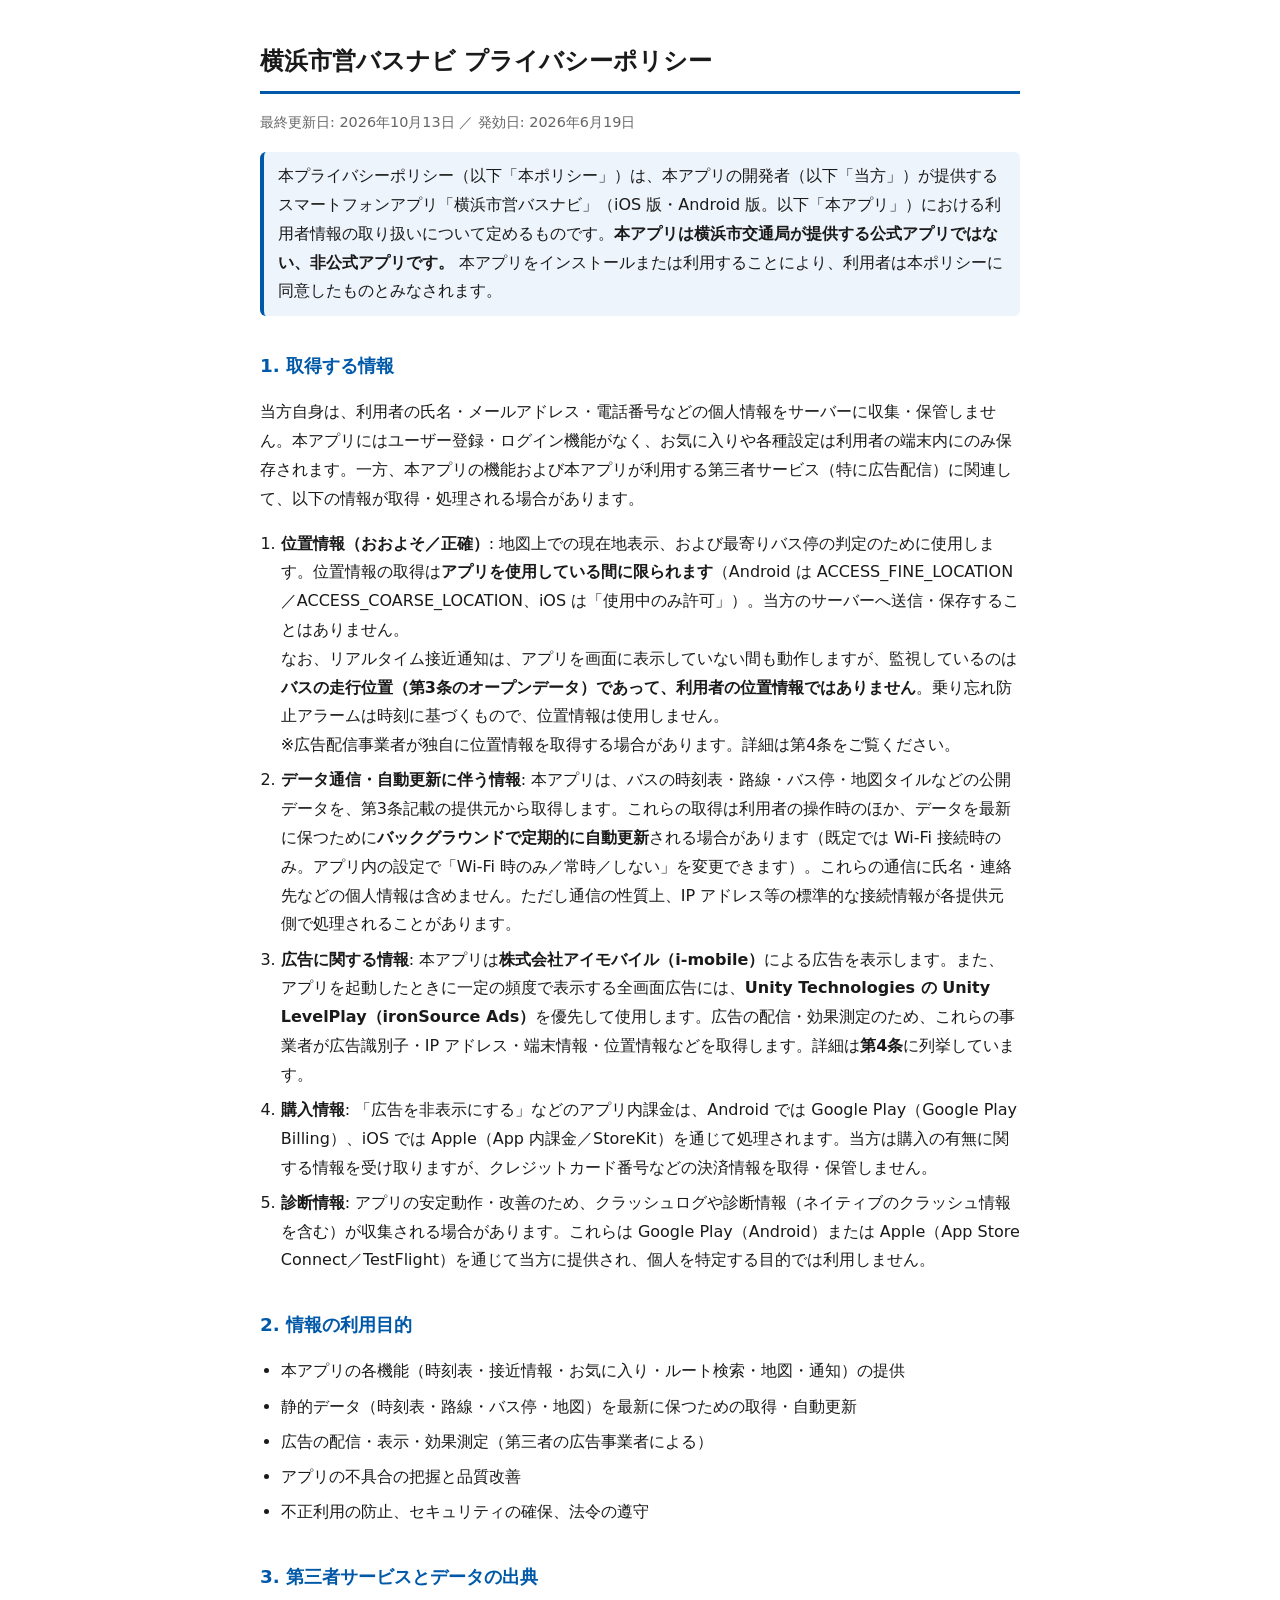
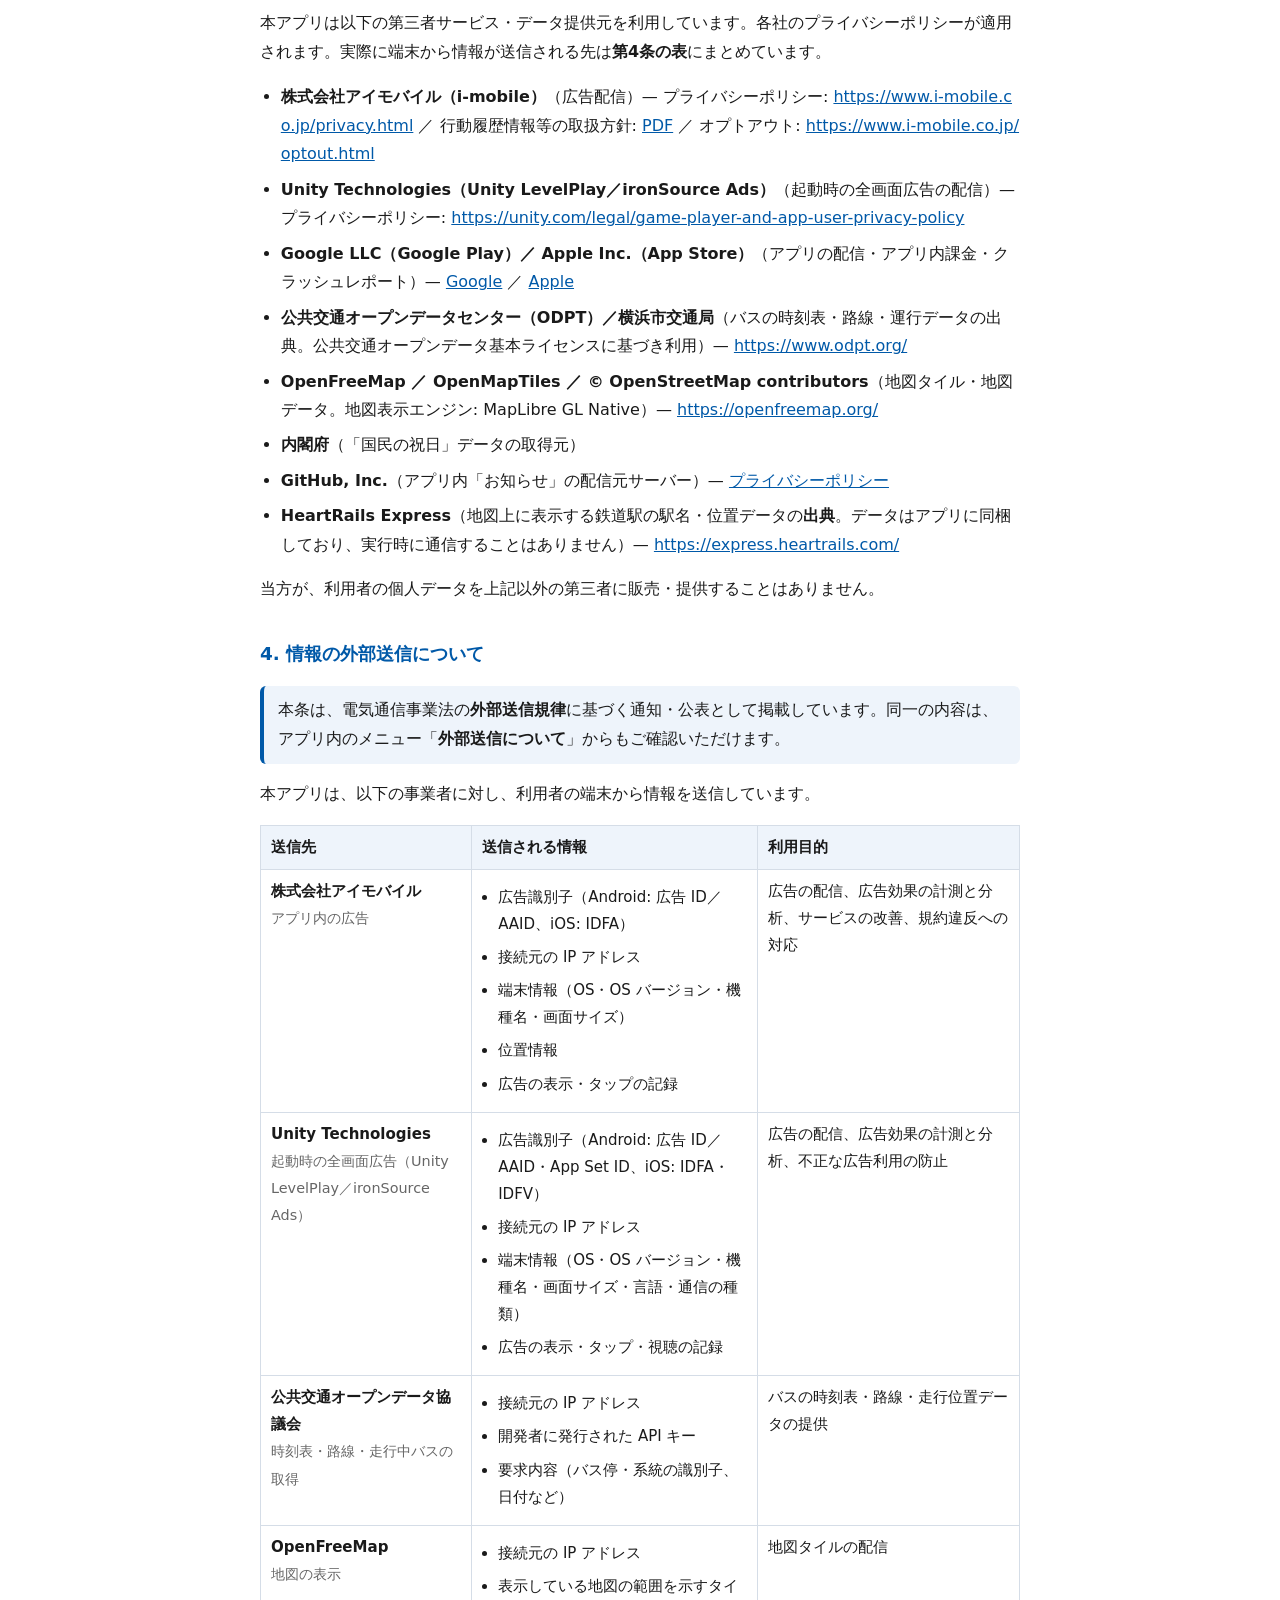
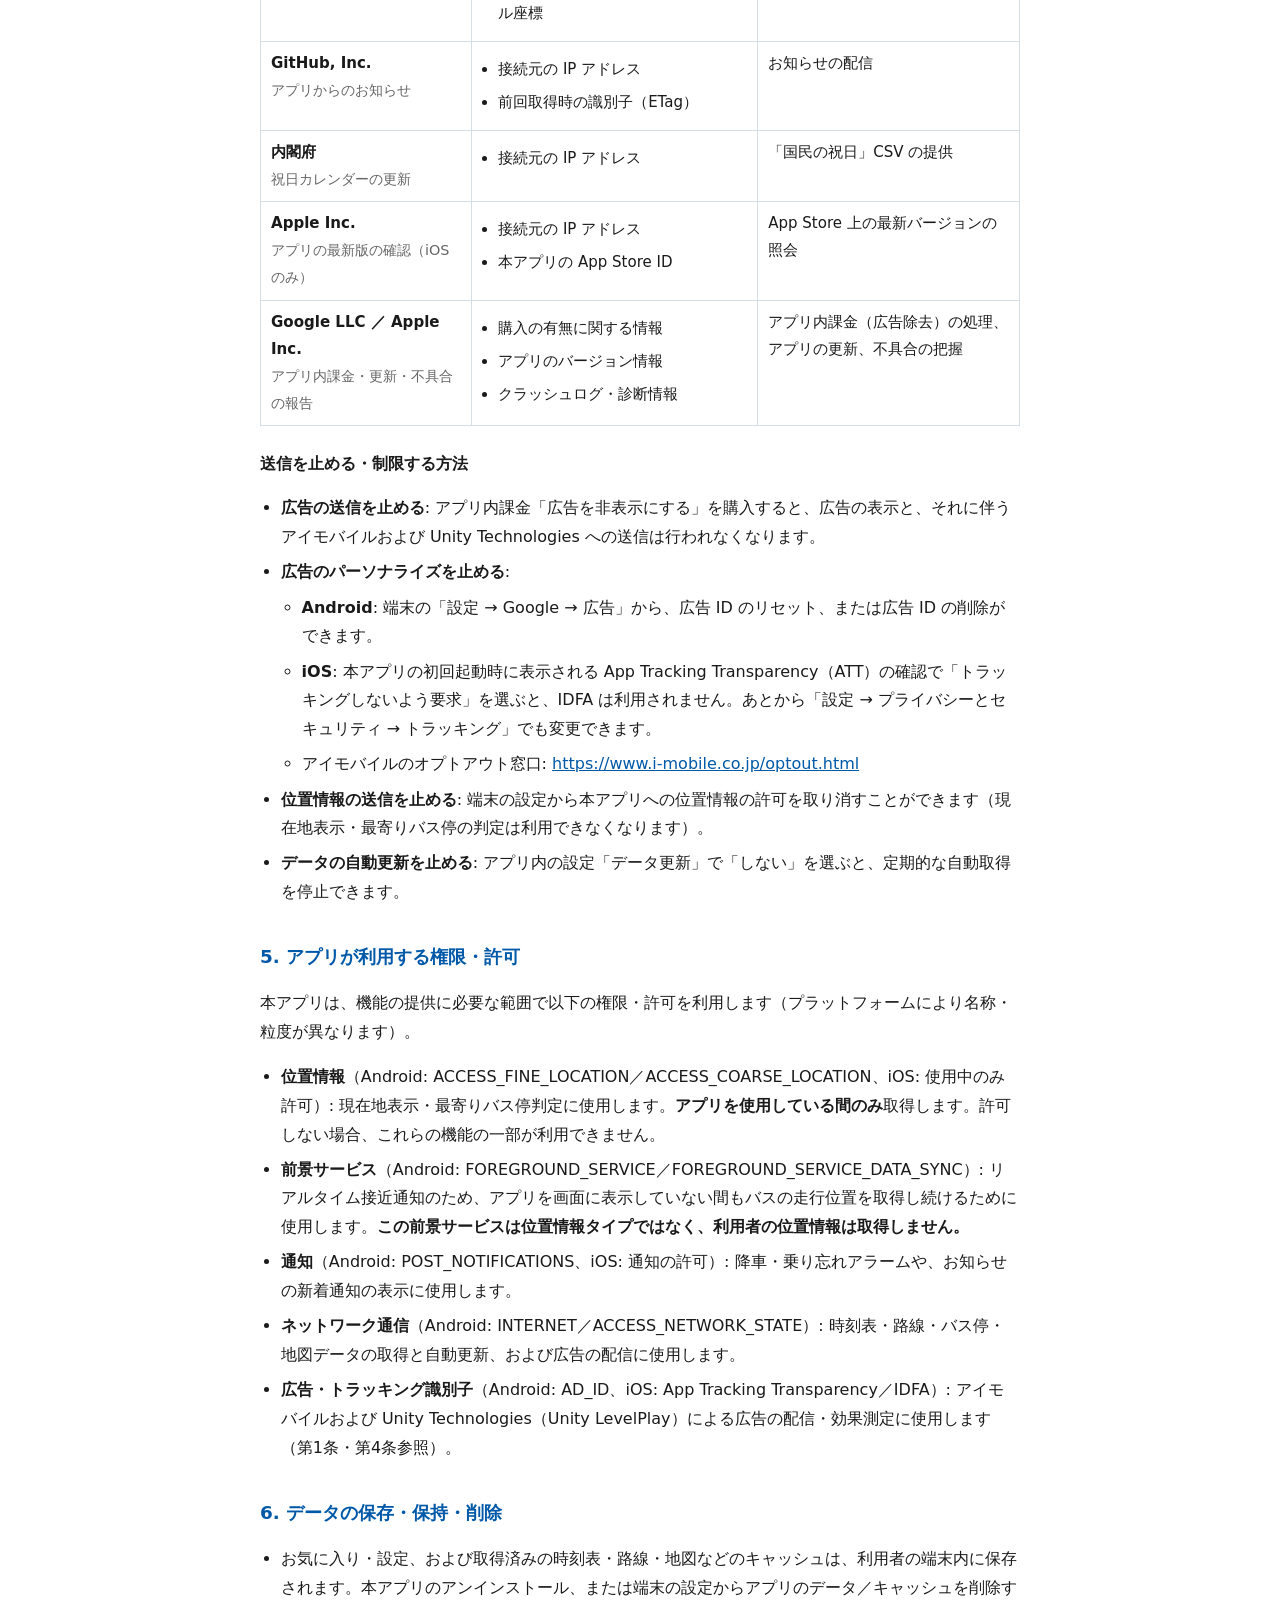
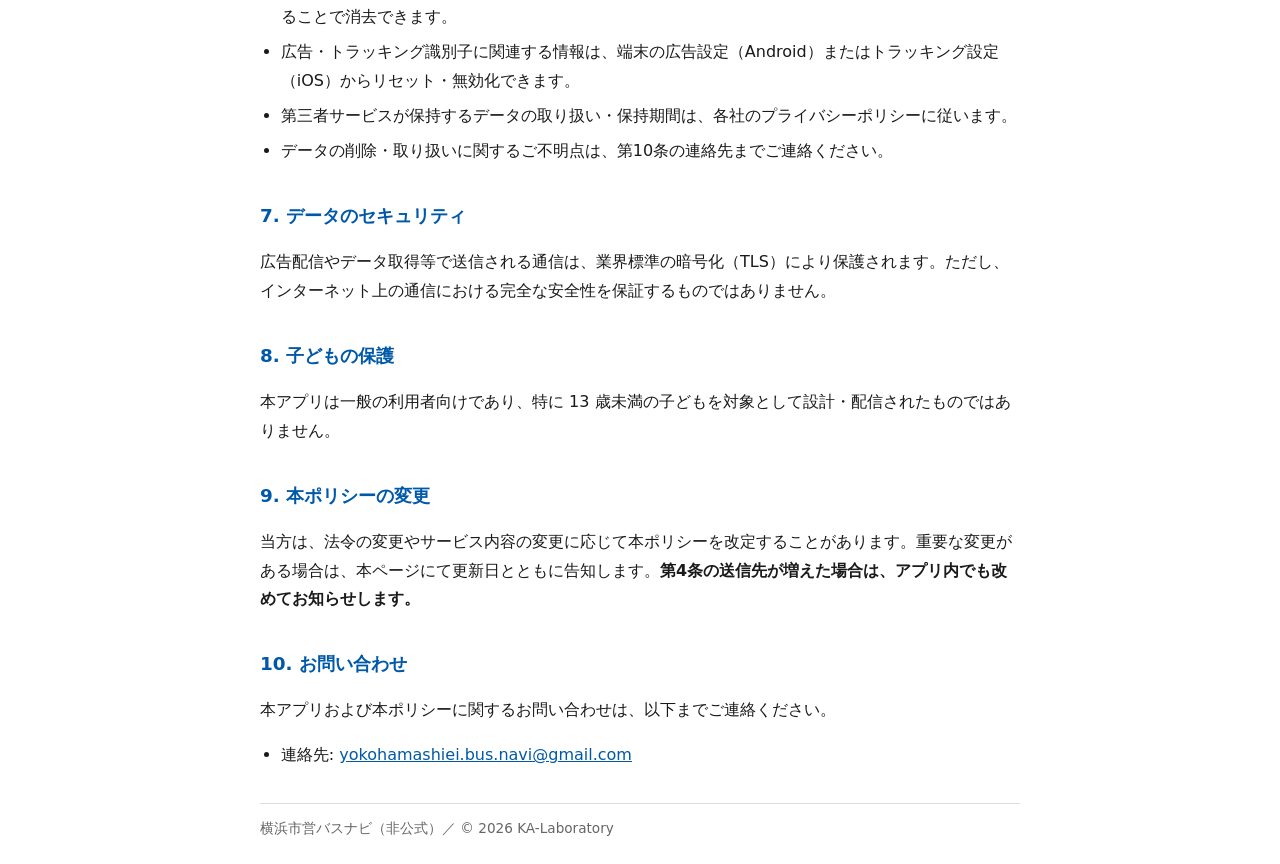
<file: privacy.html>
<!DOCTYPE html>
<html lang="ja">
<head>
<meta charset="utf-8">
<meta name="viewport" content="width=device-width, initial-scale=1">
<title>プライバシーポリシー | 横浜市営バスナビ（非公式）</title>
<meta name="robots" content="noindex">
<meta http-equiv="refresh" content="0; url=https://ka-laboratory.github.io/yokohamashiei.bus.navi/privacy.html">
<link rel="canonical" href="https://ka-laboratory.github.io/yokohamashiei.bus.navi/privacy.html">
<link rel="icon" href="icon.png">
<script>location.replace("https://ka-laboratory.github.io/yokohamashiei.bus.navi/privacy.html" + location.search + location.hash);</script>
<style>body{font-family:system-ui,-apple-system,"Hiragino Kaku Gothic ProN","Noto Sans JP",sans-serif;max-width:640px;margin:48px auto;padding:0 16px;line-height:1.8;color:#1a1a1a}a{color:#0059A8}</style>
</head>
<body>
<p>横浜市営バスナビ（非公式）のプライバシーポリシーは移動しました。</p>
<p><a href="https://ka-laboratory.github.io/yokohamashiei.bus.navi/privacy.html">https://ka-laboratory.github.io/yokohamashiei.bus.navi/privacy.html</a></p>
</body>
</html>
</file>
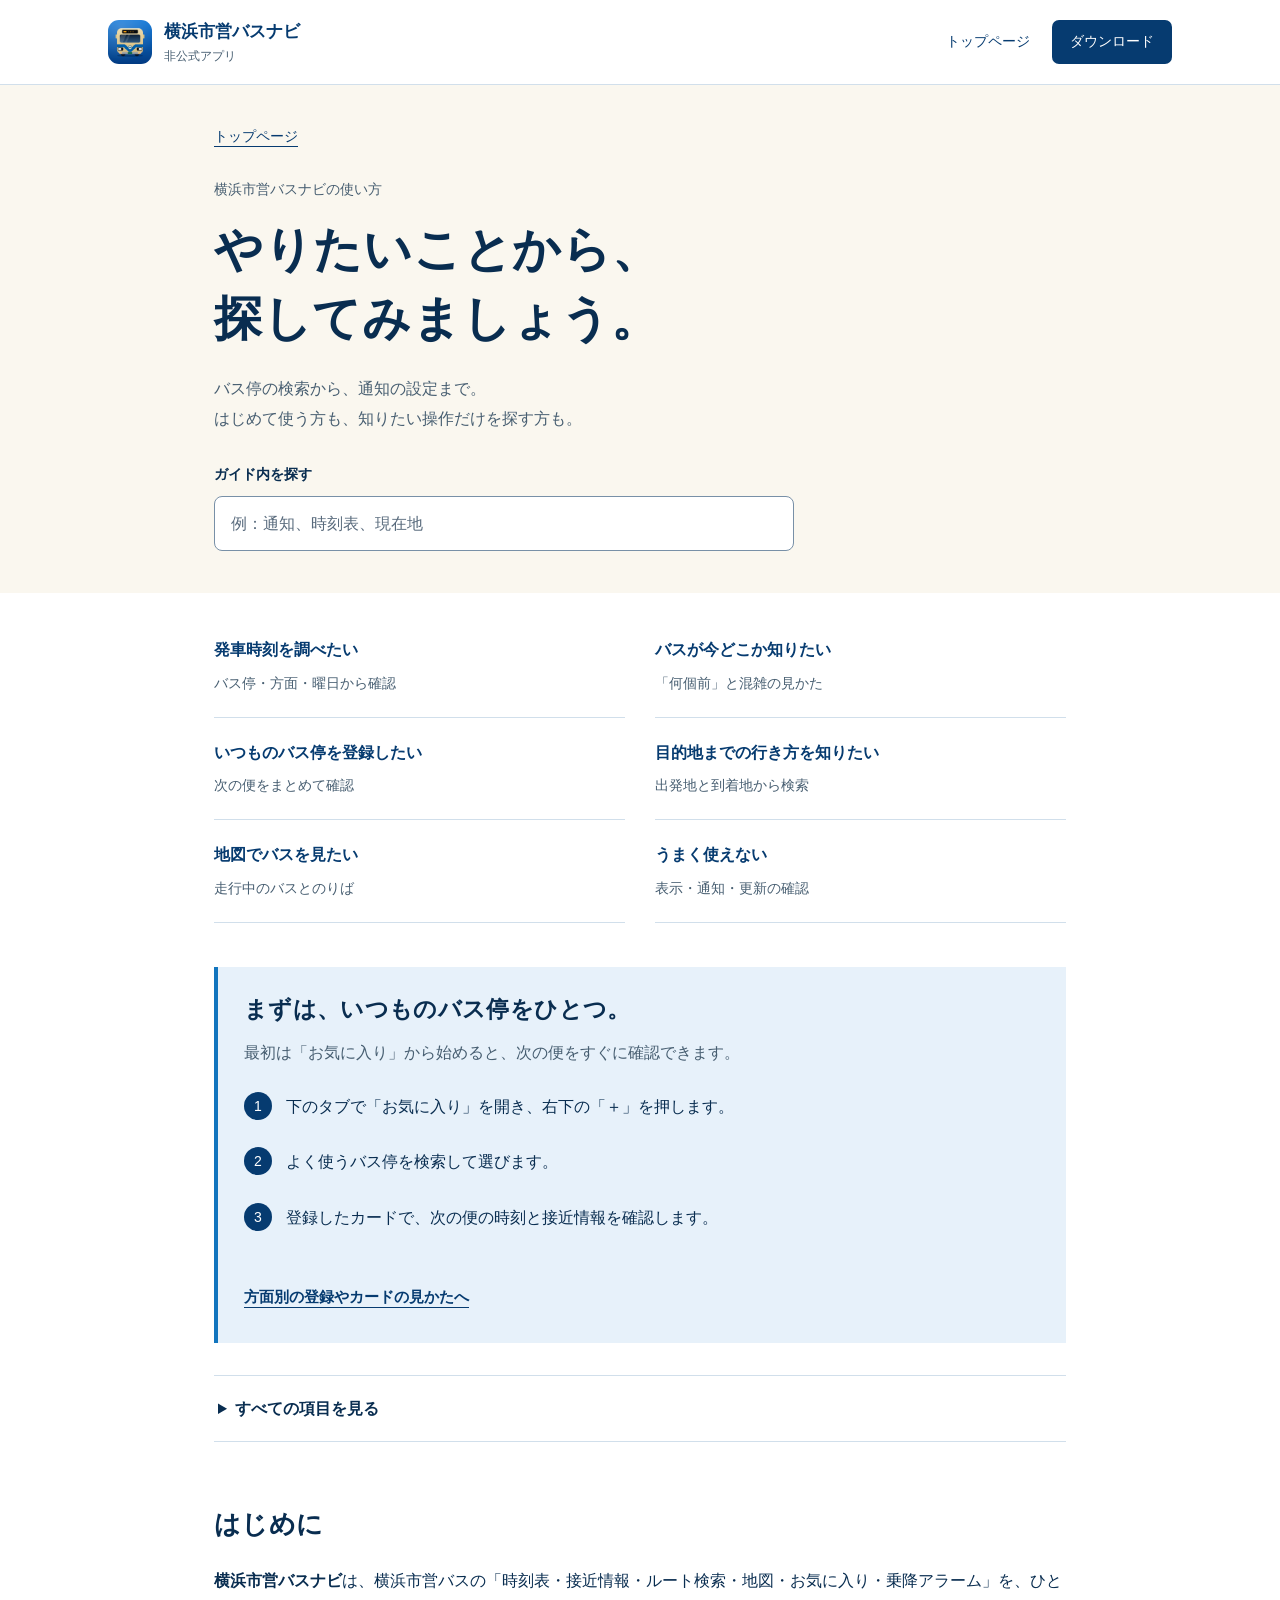
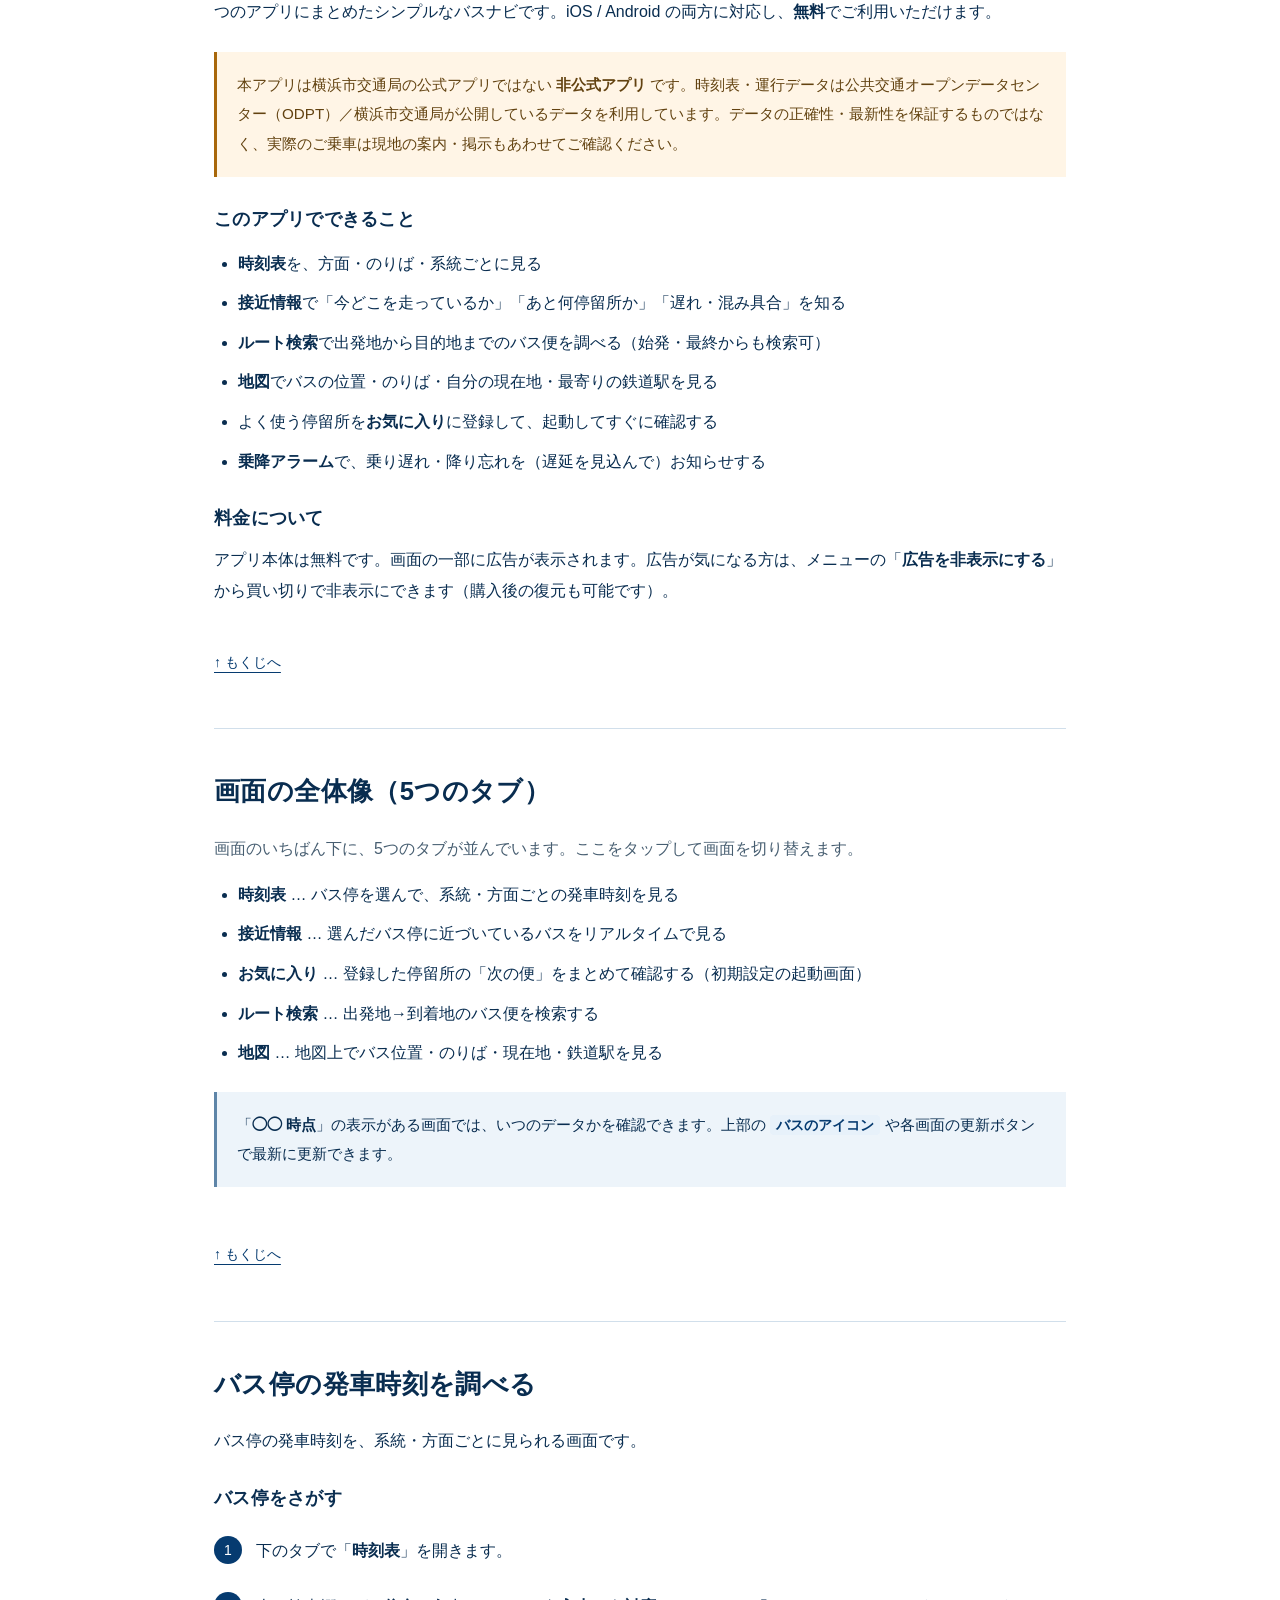
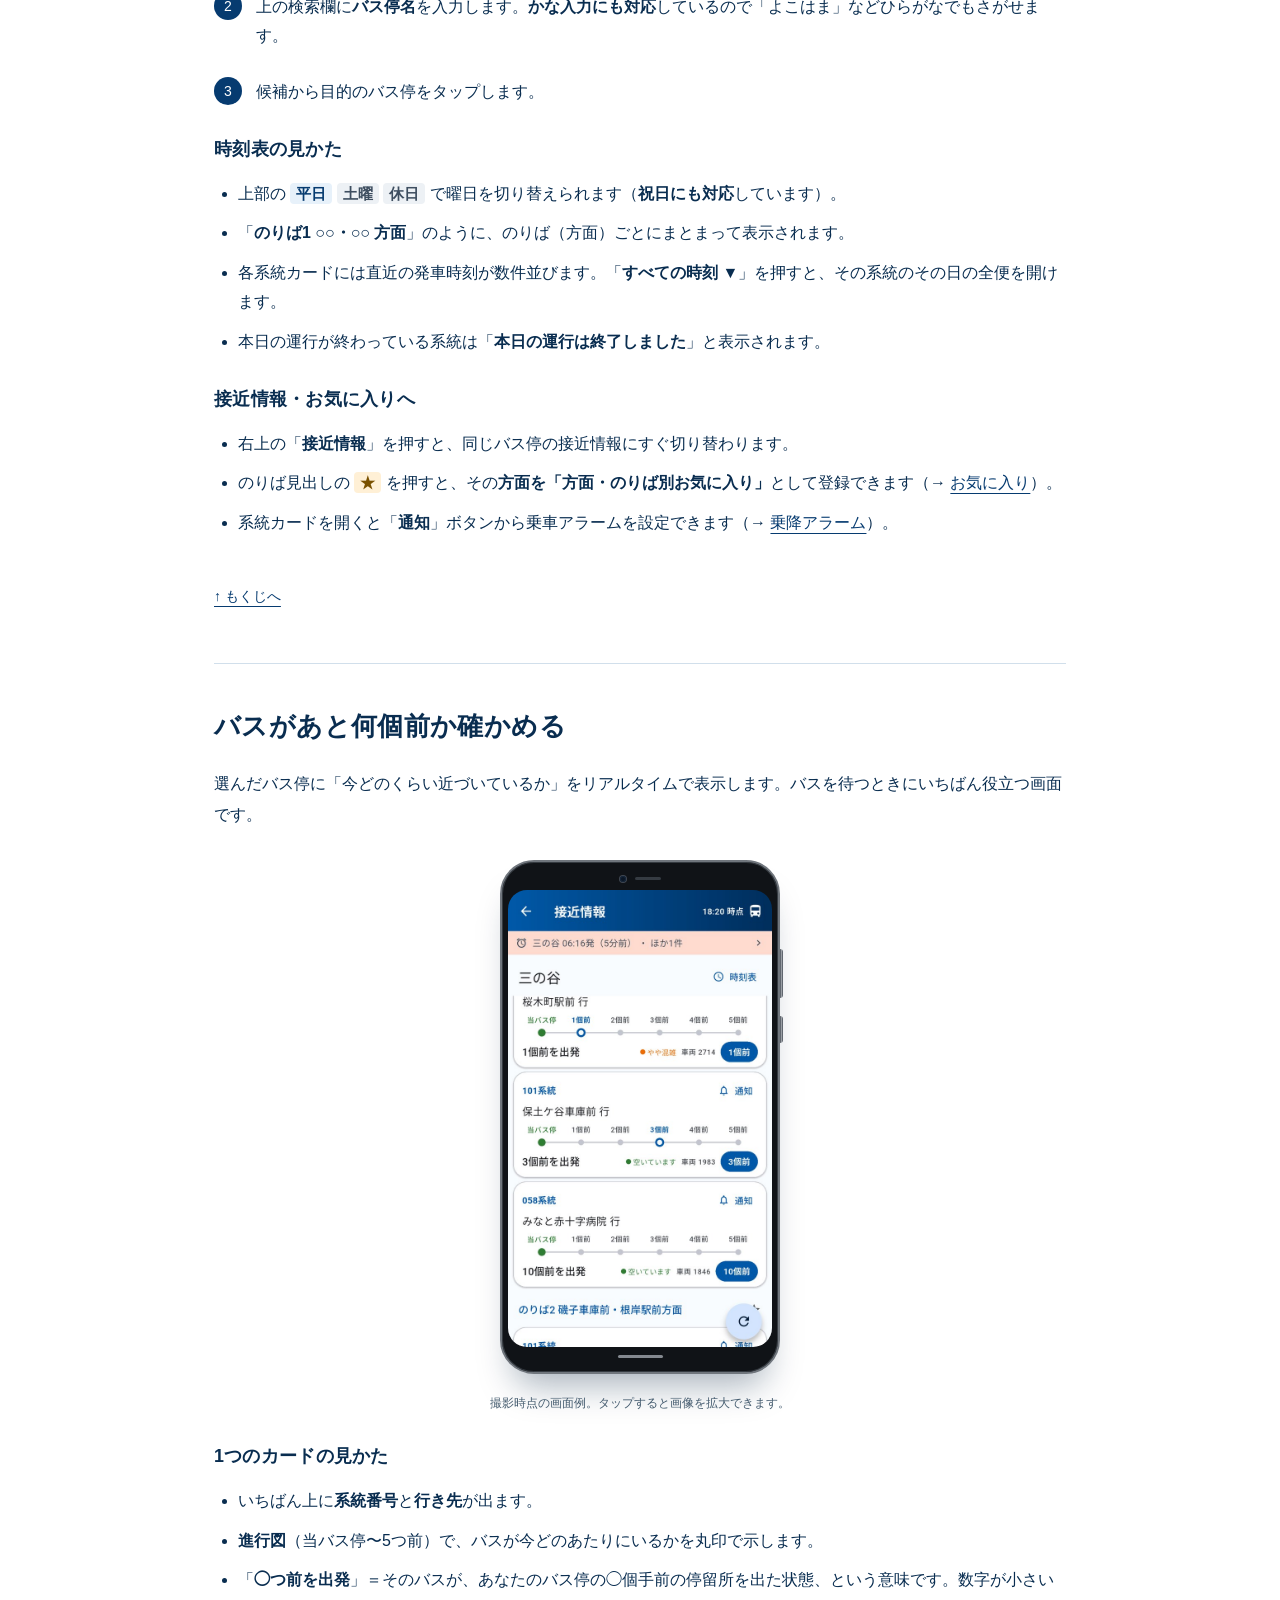
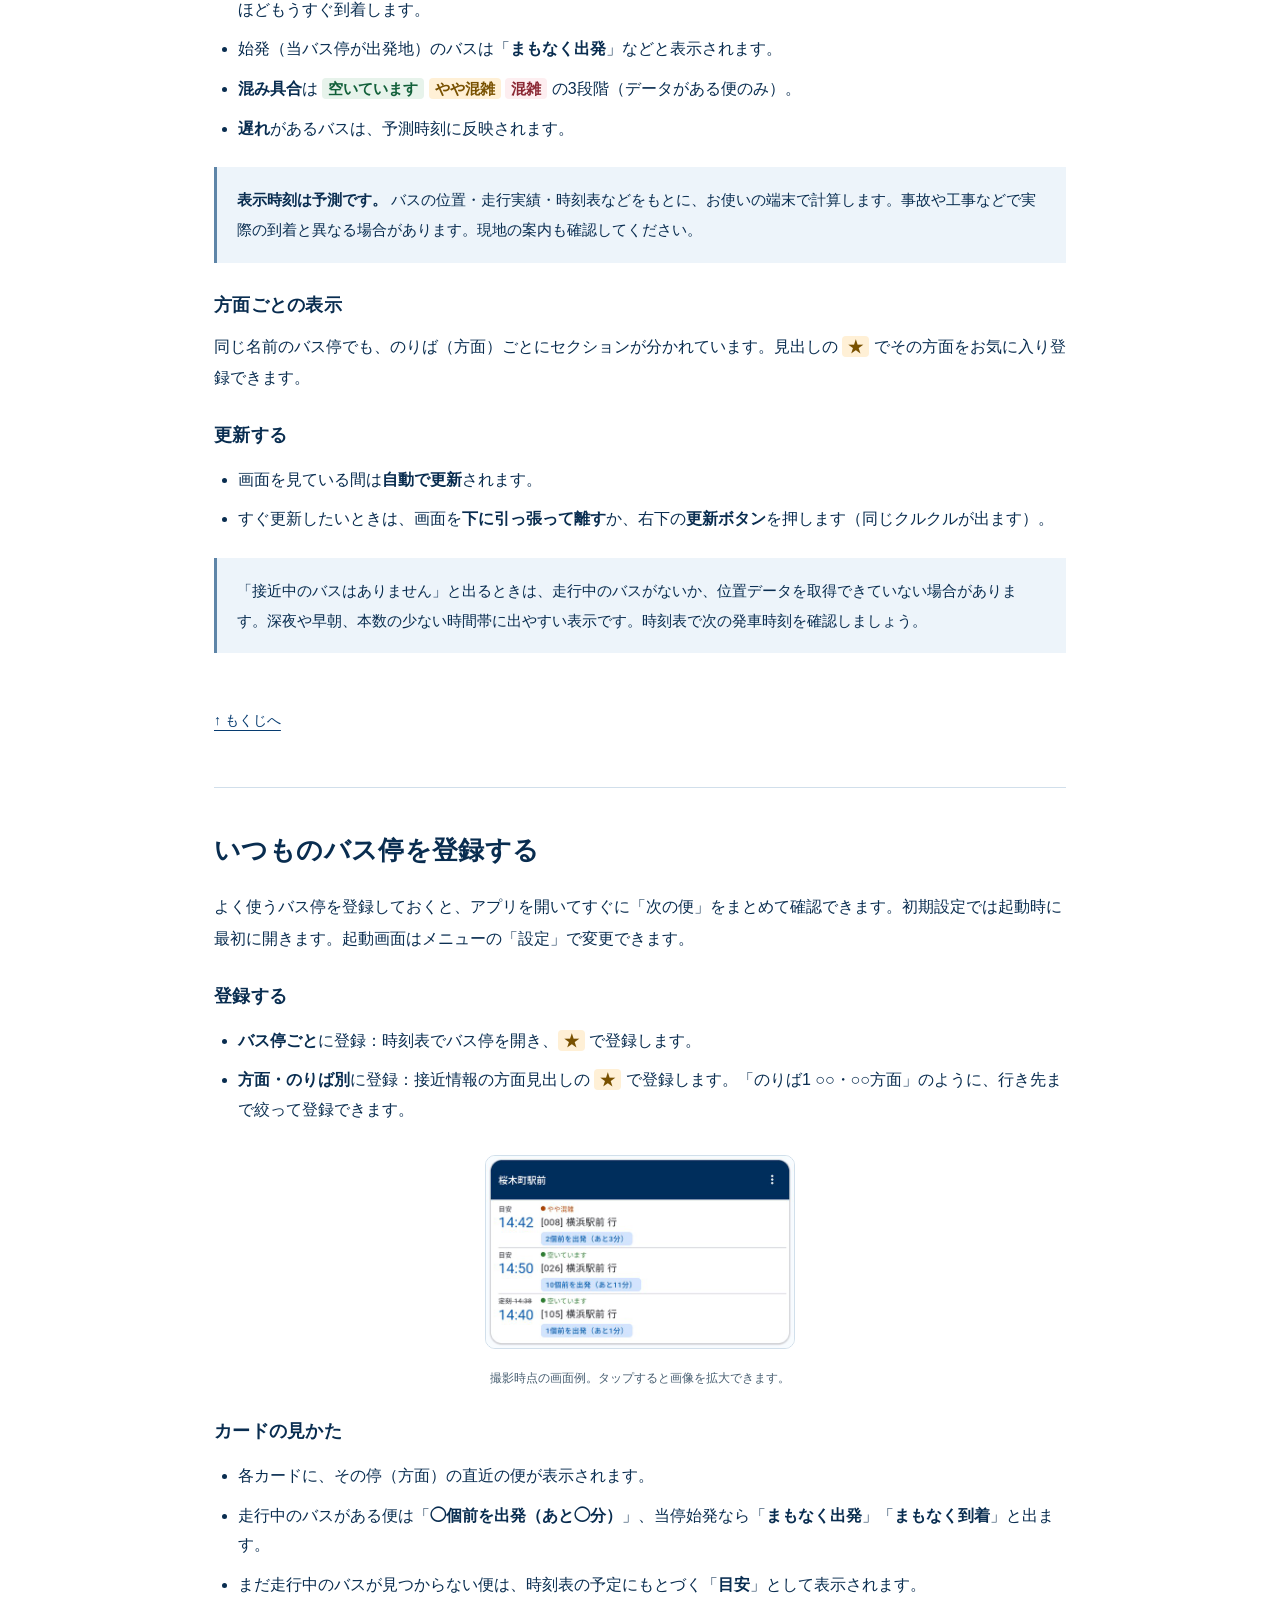
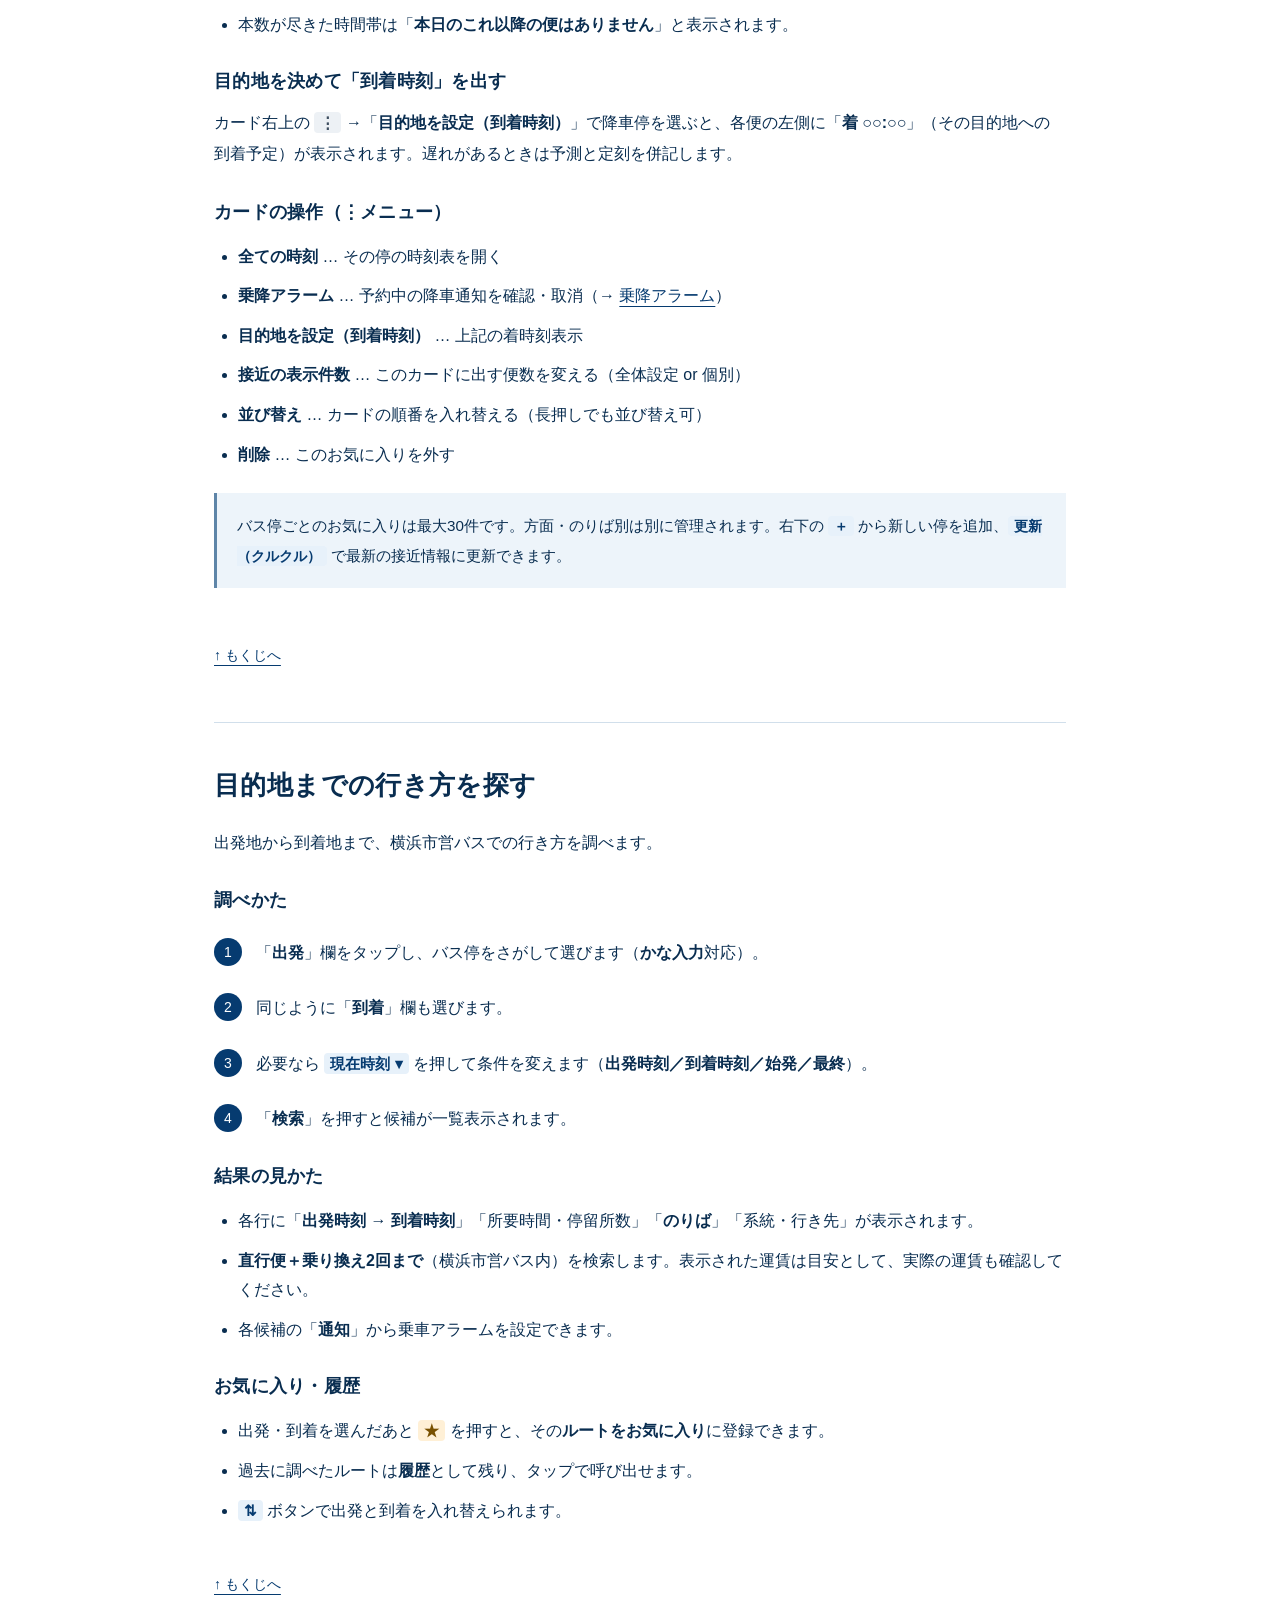
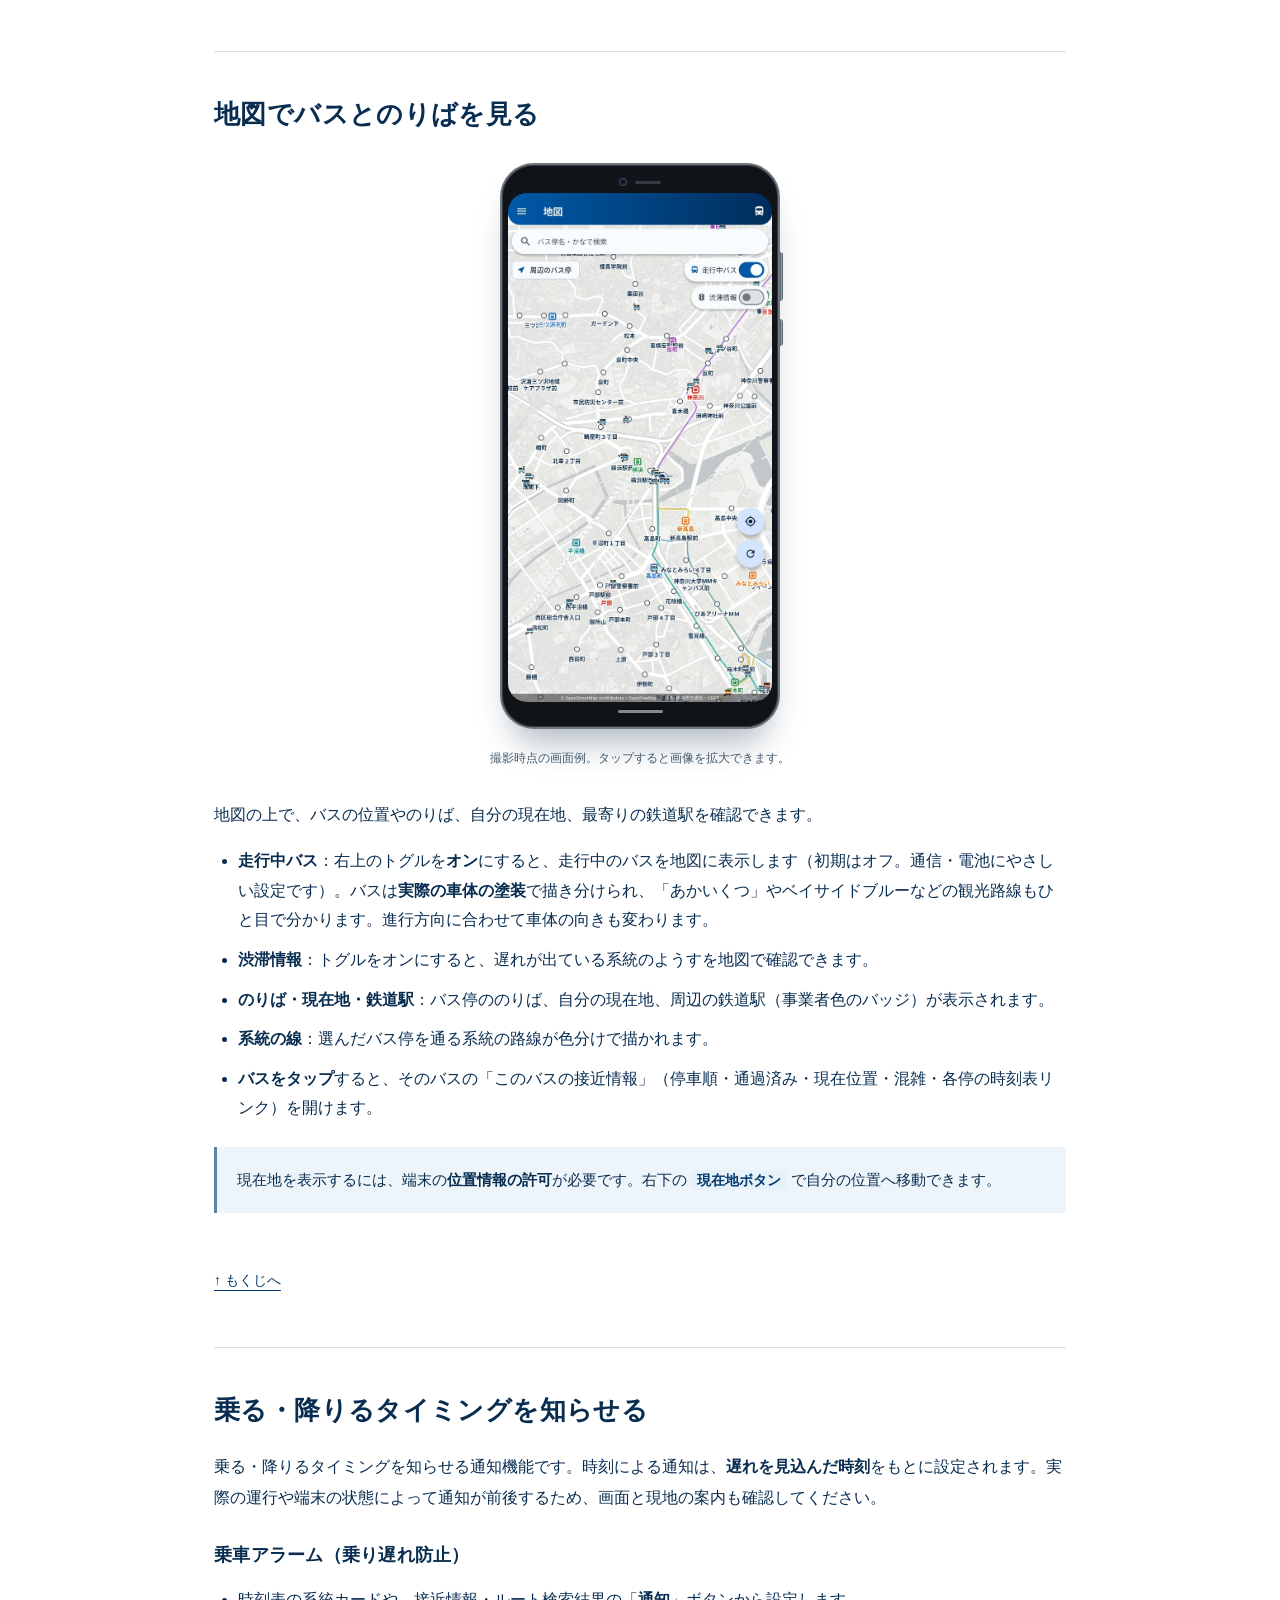
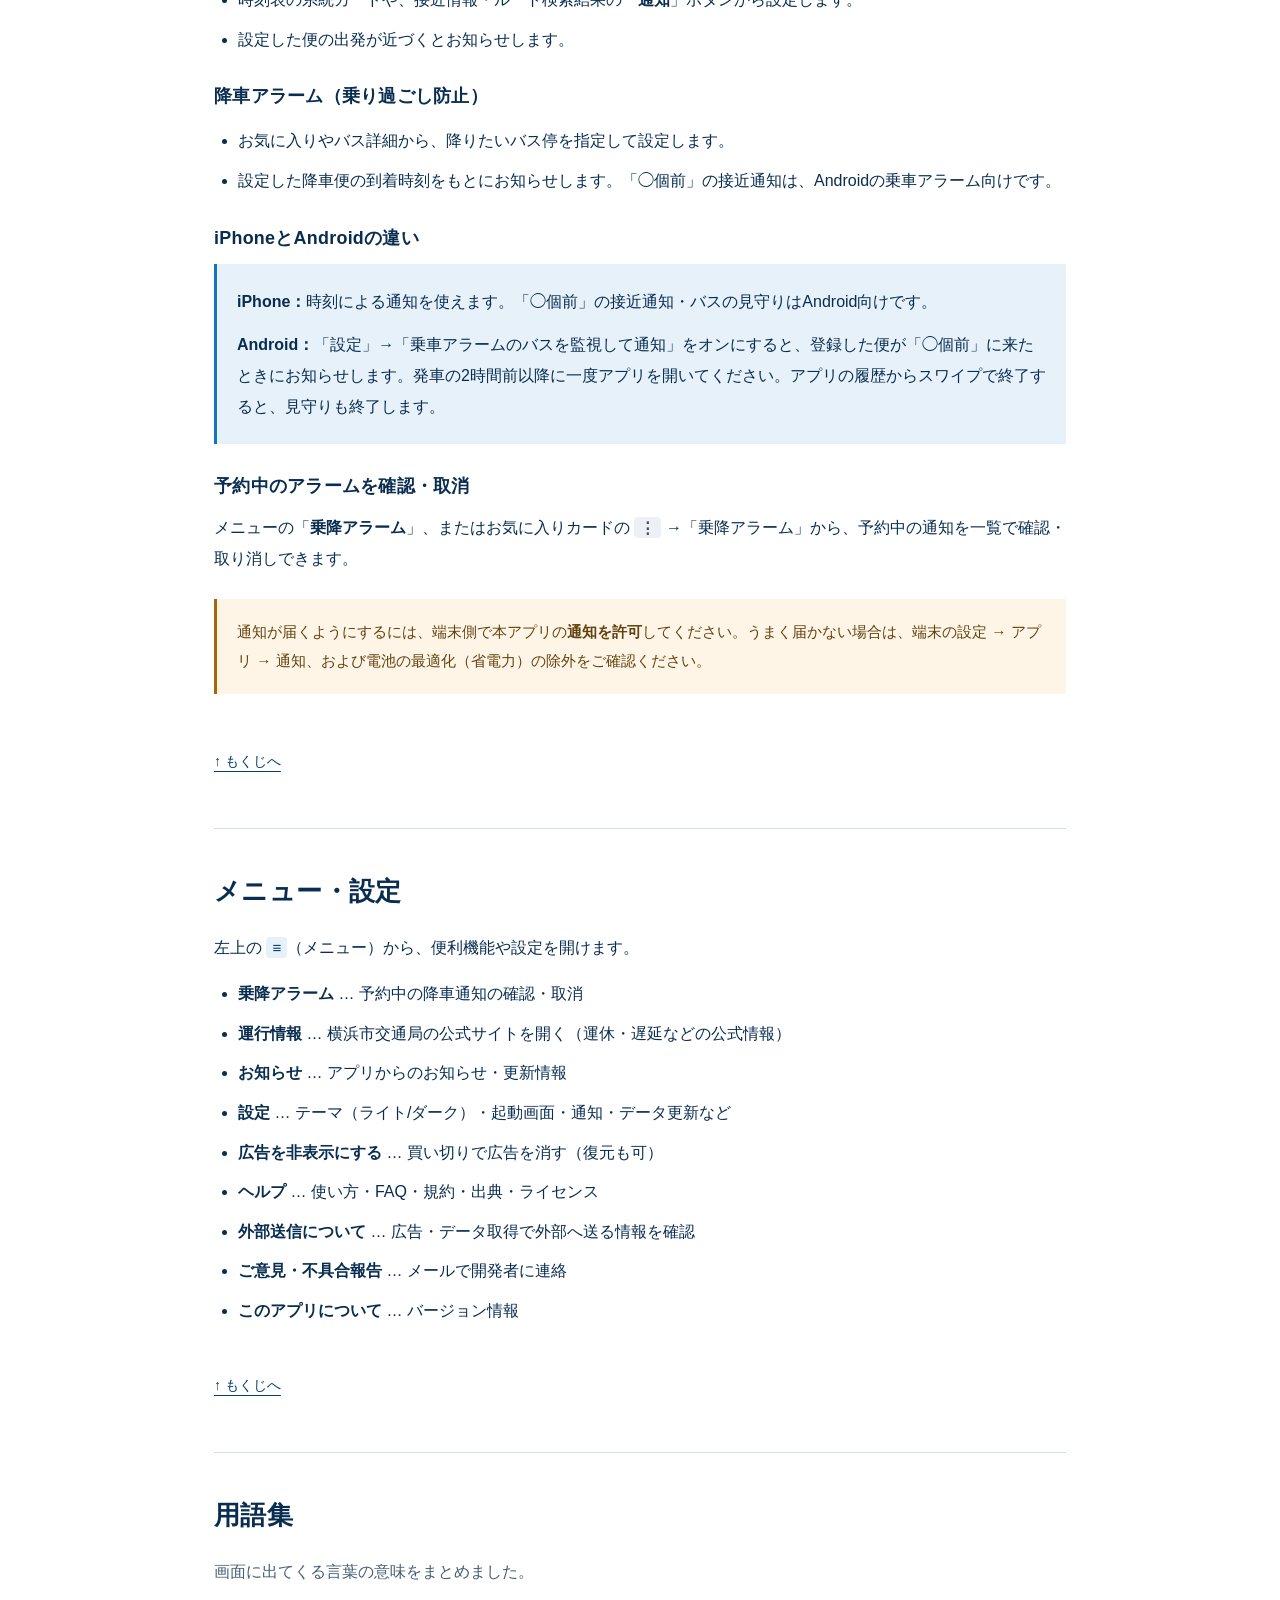
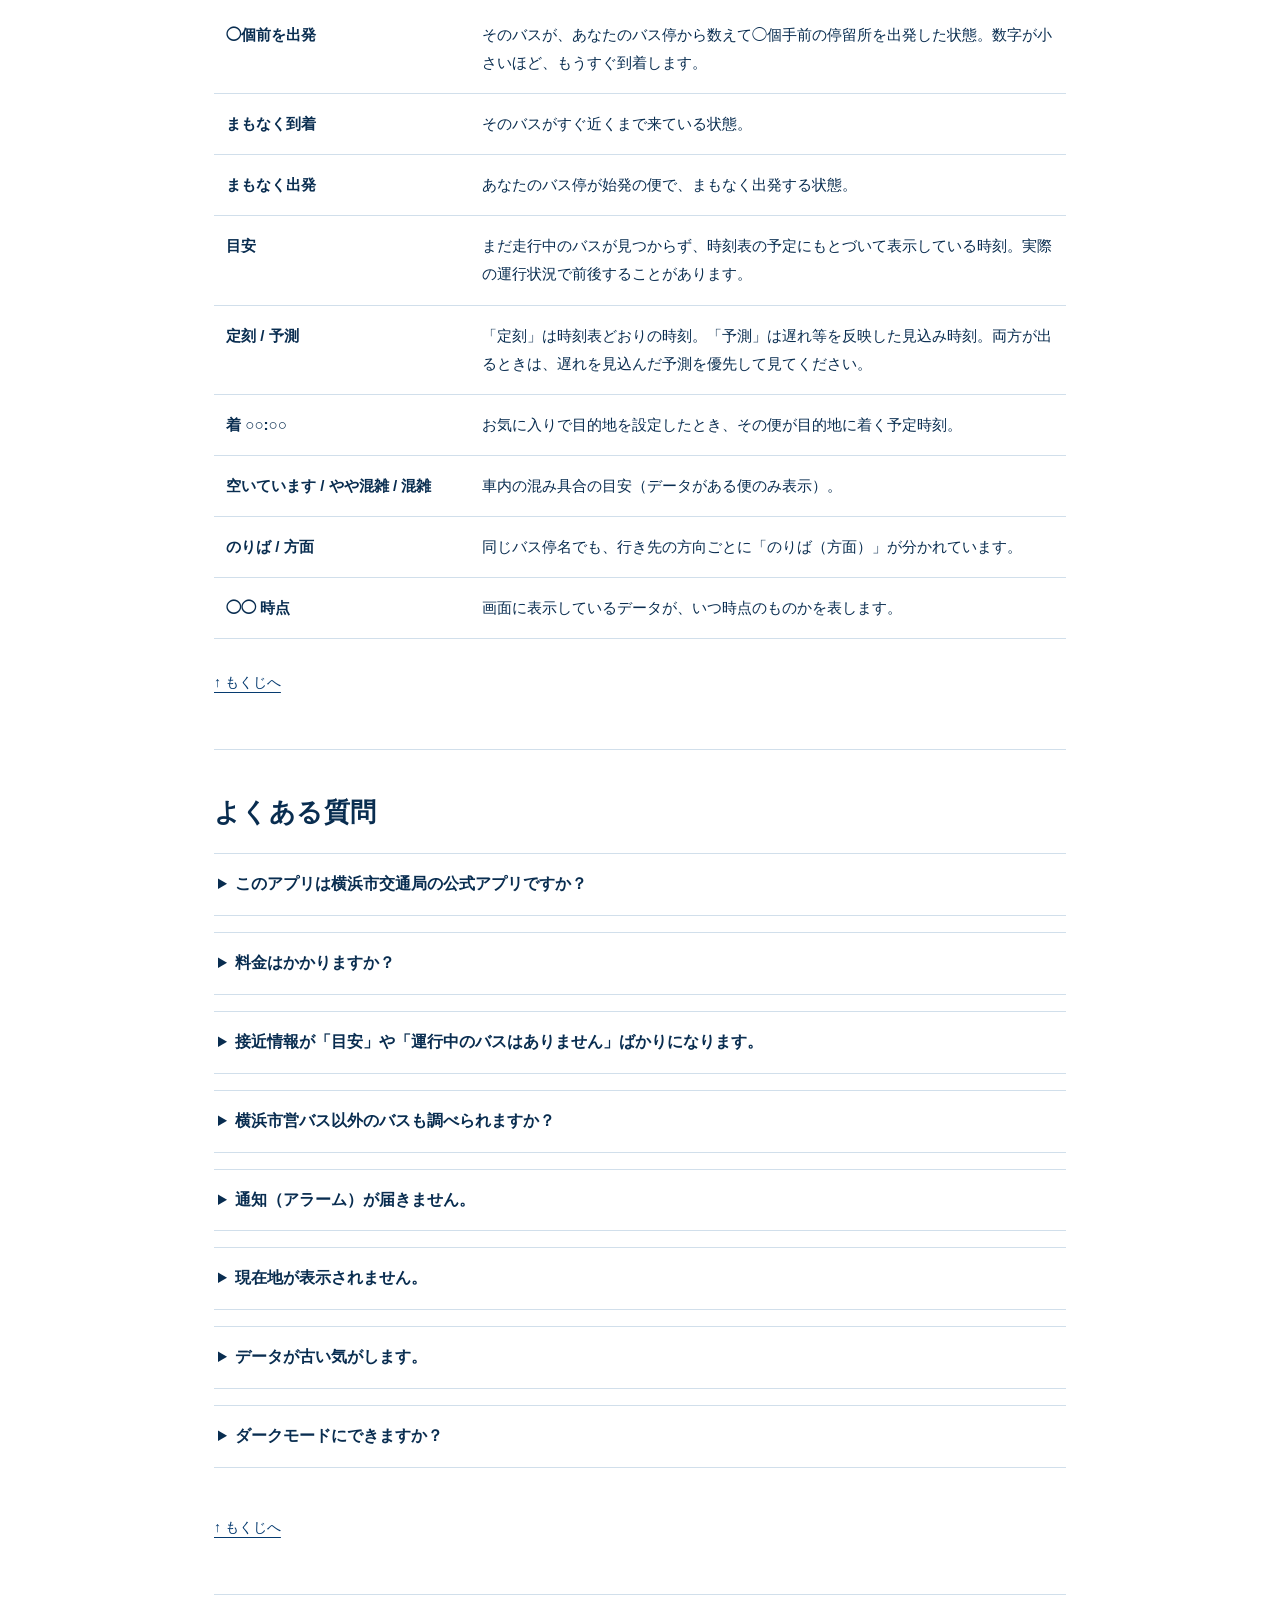
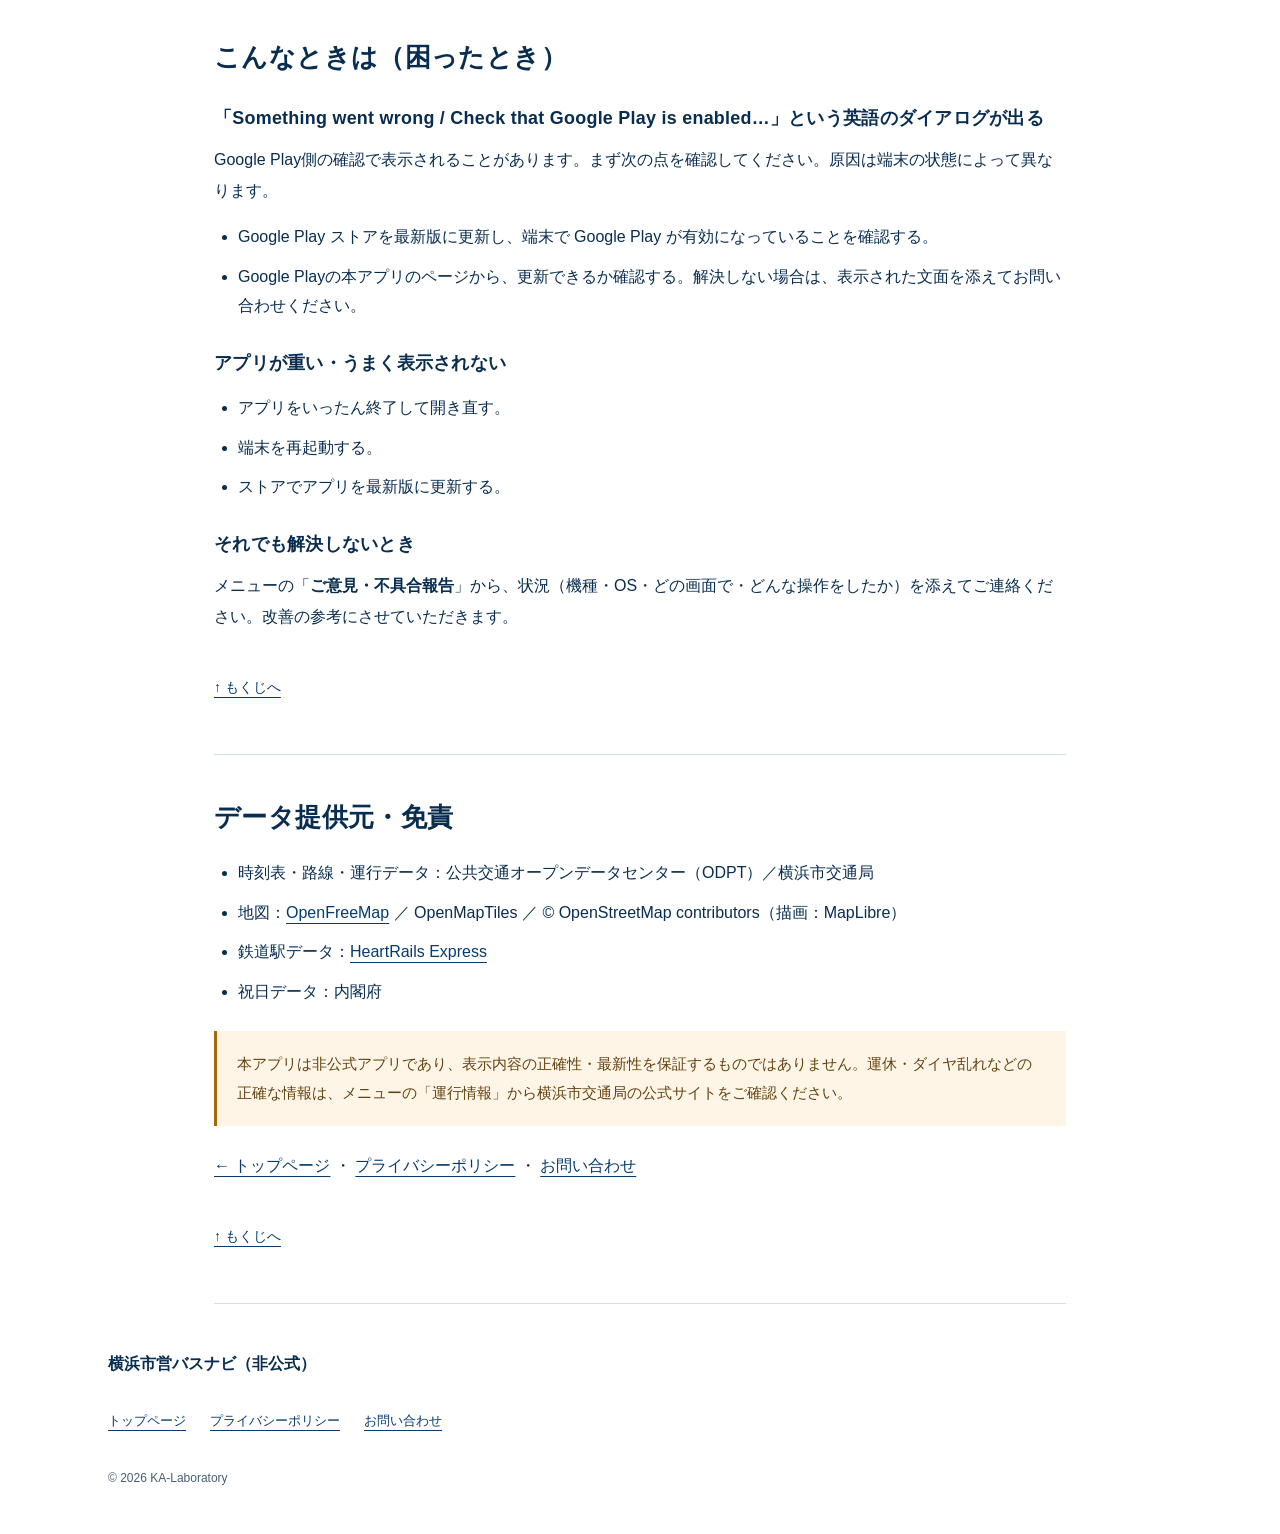
<file: yokohamashiei.bus.navi/guide.html>
<!doctype html>
<html lang="ja"><head>
<meta charset="utf-8"><meta name="viewport" content="width=device-width, initial-scale=1">
<title>使い方ガイド｜横浜市営バスナビ（非公式）</title>
<meta name="description" content="発車時刻、接近情報、お気に入り、地図、通知。横浜市営バスナビの使い方を、やりたいことから探せるガイド。">
<link rel="canonical" href="https://ka-laboratory.github.io/yokohamashiei.bus.navi/guide.html">
<meta property="og:title" content="使い方ガイド｜横浜市営バスナビ（非公式）">
<meta property="og:type" content="article"><meta property="og:description" content="使い方を、やりたいことから探せるガイド。">
<meta property="og:image" content="https://ka-laboratory.github.io/yokohamashiei.bus.navi/icon.png">
<meta name="theme-color" content="#063b70">
<link rel="icon" href="icon.png"><link rel="stylesheet" href="styles.css"><link rel="stylesheet" href="guide.css">
<script defer src="guide.js"></script></head>
<body class="guide-body">
<a class="skip" href="#main">本文へ移動</a>
<header class="header"><div class="wrap bar"><a class="brand" href="index.html"><img src="icon.png" width="44" height="44" alt=""><span>横浜市営バスナビ<small>非公式アプリ</small></span></a><nav aria-label="メイン"><a href="index.html">トップページ</a><a class="nav-download" href="index.html#download">ダウンロード</a></nav></div></header>
<main id="main">
<div class="guide-hero"><div class="guide-wrap"><a class="breadcrumb" href="index.html">トップページ</a><p class="guide-kicker">横浜市営バスナビの使い方</p><h1>やりたいことから、<br>探してみましょう。</h1><p class="guide-intro">バス停の検索から、通知の設定まで。<br>はじめて使う方も、知りたい操作だけを探す方も。</p><div class="guide-search" hidden><label for="guide-query">ガイド内を探す</label><input id="guide-query" type="search" placeholder="例：通知、時刻表、現在地" autocomplete="off" aria-controls="search-results"><p id="search-status" role="status" aria-live="polite"></p><ul id="search-results"></ul></div></div></div>
<div class="guide-wrap">
<nav class="task-nav" aria-label="やりたいことから探す"><a href="#timetable"><strong>発車時刻を調べたい</strong><span>バス停・方面・曜日から確認</span></a>
<a href="#approach"><strong>バスが今どこか知りたい</strong><span>「何個前」と混雑の見かた</span></a>
<a href="#favorites"><strong>いつものバス停を登録したい</strong><span>次の便をまとめて確認</span></a>
<a href="#route"><strong>目的地までの行き方を知りたい</strong><span>出発地と到着地から検索</span></a>
<a href="#map"><strong>地図でバスを見たい</strong><span>走行中のバスとのりば</span></a>
<a href="#trouble"><strong>うまく使えない</strong><span>表示・通知・更新の確認</span></a></nav>
<section class="quickstart" id="first-use"><h2>まずは、いつものバス停をひとつ。</h2><p>最初は「お気に入り」から始めると、次の便をすぐに確認できます。</p><ol class="steps"><li>下のタブで「お気に入り」を開き、右下の「＋」を押します。</li><li>よく使うバス停を検索して選びます。</li><li>登録したカードで、次の便の時刻と接近情報を確認します。</li></ol><a class="text-link" href="#favorites">方面別の登録やカードの見かたへ</a></section>
<details class="guide-toc" id="guide-toc"><summary>すべての項目を見る</summary><nav aria-label="ガイドの目次"><ul><li><a href="#intro">アプリと料金</a></li><li><a href="#screens">5つのタブ</a></li><li><a href="#timetable">時刻表</a></li><li><a href="#approach">接近情報</a></li><li><a href="#favorites">お気に入り</a></li><li><a href="#route">ルート検索</a></li><li><a href="#map">地図</a></li><li><a href="#alarm">アラーム・通知</a></li><li><a href="#menu">メニュー・設定</a></li><li><a href="#terms">用語集</a></li><li><a href="#faq">よくある質問</a></li><li><a href="#trouble">困ったとき</a></li><li><a href="#data">出典・免責</a></li></ul></nav></details>
<div class="content">

    
    <section id="intro">
      <h2>はじめに</h2>
      <p><b>横浜市営バスナビ</b>は、横浜市営バスの「時刻表・接近情報・ルート検索・地図・お気に入り・乗降アラーム」を、ひとつのアプリにまとめたシンプルなバスナビです。iOS / Android の両方に対応し、<b>無料</b>でご利用いただけます。</p>
      <div class="call warn">本アプリは横浜市交通局の公式アプリではない <b>非公式アプリ</b> です。時刻表・運行データは公共交通オープンデータセンター（ODPT）／横浜市交通局が公開しているデータを利用しています。データの正確性・最新性を保証するものではなく、実際のご乗車は現地の案内・掲示もあわせてご確認ください。</div>
      <h3>このアプリでできること</h3>
      <ul>
        <li><b>時刻表</b>を、方面・のりば・系統ごとに見る</li>
        <li><b>接近情報</b>で「今どこを走っているか」「あと何停留所か」「遅れ・混み具合」を知る</li>
        <li><b>ルート検索</b>で出発地から目的地までのバス便を調べる（始発・最終からも検索可）</li>
        <li><b>地図</b>でバスの位置・のりば・自分の現在地・最寄りの鉄道駅を見る</li>
        <li>よく使う停留所を<b>お気に入り</b>に登録して、起動してすぐに確認する</li>
        <li><b>乗降アラーム</b>で、乗り遅れ・降り忘れを（遅延を見込んで）お知らせする</li>
      </ul>
      <h3>料金について</h3>
      <p>アプリ本体は無料です。画面の一部に広告が表示されます。広告が気になる方は、メニューの「<b>広告を非表示にする</b>」から買い切りで非表示にできます（購入後の復元も可能です）。</p>
      <a class="toplink" href="#guide-toc">↑ もくじへ</a>
    </section>

    
    <section id="screens">
      <h2>画面の全体像（5つのタブ）</h2>
      <p class="lead">画面のいちばん下に、5つのタブが並んでいます。ここをタップして画面を切り替えます。</p>
      <ul>
        <li><b>時刻表</b> … バス停を選んで、系統・方面ごとの発車時刻を見る</li>
        <li><b>接近情報</b> … 選んだバス停に近づいているバスをリアルタイムで見る</li>
        <li><b>お気に入り</b> … 登録した停留所の「次の便」をまとめて確認する（初期設定の起動画面）</li>
        <li><b>ルート検索</b> … 出発地→到着地のバス便を検索する</li>
        <li><b>地図</b> … 地図上でバス位置・のりば・現在地・鉄道駅を見る</li>
      </ul>
      <div class="call info">「<b>◯◯ 時点</b>」の表示がある画面では、いつのデータかを確認できます。上部の <span class="pill">バスのアイコン</span> や各画面の更新ボタンで最新に更新できます。</div>
      <a class="toplink" href="#guide-toc">↑ もくじへ</a>
    </section>

    
    <section id="timetable">
      <h2>バス停の発車時刻を調べる</h2>
      <p>バス停の発車時刻を、系統・方面ごとに見られる画面です。</p>
      <h3>バス停をさがす</h3>
      <ol class="steps">
        <li>下のタブで「<b>時刻表</b>」を開きます。</li>
        <li>上の検索欄に<b>バス停名</b>を入力します。<b>かな入力にも対応</b>しているので「よこはま」などひらがなでもさがせます。</li>
        <li>候補から目的のバス停をタップします。</li>
      </ol>
      <h3>時刻表の見かた</h3>
      <ul>
        <li>上部の <span class="pill">平日</span> <span class="pill gray">土曜</span> <span class="pill gray">休日</span> で曜日を切り替えられます（<b>祝日にも対応</b>しています）。</li>
        <li>「<b>のりば1 ○○・○○ 方面</b>」のように、のりば（方面）ごとにまとまって表示されます。</li>
        <li>各系統カードには直近の発車時刻が数件並びます。「<b>すべての時刻 ▼</b>」を押すと、その系統のその日の全便を開けます。</li>
        <li>本日の運行が終わっている系統は「<b>本日の運行は終了しました</b>」と表示されます。</li>
      </ul>
      <h3>接近情報・お気に入りへ</h3>
      <ul>
        <li>右上の「<b>接近情報</b>」を押すと、同じバス停の接近情報にすぐ切り替わります。</li>
        <li>のりば見出しの <span class="pill amber">★</span> を押すと、その<b>方面を「方面・のりば別お気に入り」</b>として登録できます（→ <a href="#favorites">お気に入り</a>）。</li>
        <li>系統カードを開くと「<b>通知</b>」ボタンから乗車アラームを設定できます（→ <a href="#alarm">乗降アラーム</a>）。</li>
      </ul>
      <a class="toplink" href="#guide-toc">↑ もくじへ</a>
    </section>

    
    <section id="approach">
      <h2>バスがあと何個前か確かめる</h2>
      <p>選んだバス停に「今どのくらい近づいているか」をリアルタイムで表示します。バスを待つときにいちばん役立つ画面です。</p>
      <figure class="guide-shot"><div class="device"><div class="device-top" aria-hidden="true"><i></i></div><a href="shots/approach_live.jpg" aria-label="接近情報の実画面を拡大"><img src="shots/approach_live.jpg" width="640" height="1108" loading="lazy" alt="接近情報の実画面"></a><div class="device-bottom" aria-hidden="true"></div></div><figcaption>撮影時点の画面例。タップすると画像を拡大できます。</figcaption></figure><h3>1つのカードの見かた</h3>
      <ul>
        <li>いちばん上に<b>系統番号</b>と<b>行き先</b>が出ます。</li>
        <li><b>進行図</b>（当バス停〜5つ前）で、バスが今どのあたりにいるかを丸印で示します。</li>
        <li>「<b>◯つ前を出発</b>」＝そのバスが、あなたのバス停の◯個手前の停留所を出た状態、という意味です。数字が小さいほどもうすぐ到着します。</li>
        <li>始発（当バス停が出発地）のバスは「<b>まもなく出発</b>」などと表示されます。</li>
        <li><b>混み具合</b>は <span class="pill green">空いています</span> <span class="pill amber">やや混雑</span> <span class="pill" style="background:#fdeef0;color:#8a2733;border-color:#f3c9cd;">混雑</span> の3段階（データがある便のみ）。</li>
        <li><b>遅れ</b>があるバスは、予測時刻に反映されます。</li>
      </ul>
      <div class="call info"><b>表示時刻は予測です。</b> バスの位置・走行実績・時刻表などをもとに、お使いの端末で計算します。事故や工事などで実際の到着と異なる場合があります。現地の案内も確認してください。</div>
      <h3>方面ごとの表示</h3>
      <p>同じ名前のバス停でも、のりば（方面）ごとにセクションが分かれています。見出しの <span class="pill amber">★</span> でその方面をお気に入り登録できます。</p>
      <h3>更新する</h3>
      <ul>
        <li>画面を見ている間は<b>自動で更新</b>されます。</li>
        <li>すぐ更新したいときは、画面を<b>下に引っ張って離す</b>か、右下の<b>更新ボタン</b>を押します（同じクルクルが出ます）。</li>
      </ul>
      <div class="call tip">「接近中のバスはありません」と出るときは、走行中のバスがないか、位置データを取得できていない場合があります。深夜や早朝、本数の少ない時間帯に出やすい表示です。時刻表で次の発車時刻を確認しましょう。</div>
      <a class="toplink" href="#guide-toc">↑ もくじへ</a>
    </section>

    
    <section id="favorites">
      <h2>いつものバス停を登録する</h2>
      <p>よく使うバス停を登録しておくと、アプリを開いてすぐに「次の便」をまとめて確認できます。初期設定では起動時に最初に開きます。起動画面はメニューの「設定」で変更できます。</p>
      <h3>登録する</h3>
      <ul>
        <li><b>バス停ごと</b>に登録：時刻表でバス停を開き、<span class="pill amber">★</span> で登録します。</li>
        <li><b>方面・のりば別</b>に登録：接近情報の方面見出しの <span class="pill amber">★</span> で登録します。「のりば1 ○○・○○方面」のように、行き先まで絞って登録できます。</li>
      </ul>
      <figure class="guide-shot"><a href="shots/favorites.jpg" aria-label="お気に入りカードの実画面を拡大"><img src="shots/favorites.jpg" width="640" height="400" loading="lazy" alt="お気に入りカードの実画面"></a><figcaption>撮影時点の画面例。タップすると画像を拡大できます。</figcaption></figure><h3>カードの見かた</h3>
      <ul>
        <li>各カードに、その停（方面）の直近の便が表示されます。</li>
        <li>走行中のバスがある便は「<b>◯個前を出発（あと◯分）</b>」、当停始発なら「<b>まもなく出発</b>」「<b>まもなく到着</b>」と出ます。</li>
        <li>まだ走行中のバスが見つからない便は、時刻表の予定にもとづく「<b>目安</b>」として表示されます。</li>
        <li>本数が尽きた時間帯は「<b>本日のこれ以降の便はありません</b>」と表示されます。</li>
      </ul>
      <h3>目的地を決めて「到着時刻」を出す</h3>
      <p>カード右上の <span class="pill gray">⋮</span> →「<b>目的地を設定（到着時刻）</b>」で降車停を選ぶと、各便の左側に「<b>着 ○○:○○</b>」（その目的地への到着予定）が表示されます。遅れがあるときは予測と定刻を併記します。</p>
      <h3>カードの操作（⋮メニュー）</h3>
      <ul>
        <li><b>全ての時刻</b> … その停の時刻表を開く</li>
        <li><b>乗降アラーム</b> … 予約中の降車通知を確認・取消（→ <a href="#alarm">乗降アラーム</a>）</li>
        <li><b>目的地を設定（到着時刻）</b> … 上記の着時刻表示</li>
        <li><b>接近の表示件数</b> … このカードに出す便数を変える（全体設定 or 個別）</li>
        <li><b>並び替え</b> … カードの順番を入れ替える（長押しでも並び替え可）</li>
        <li><b>削除</b> … このお気に入りを外す</li>
      </ul>
      <div class="call info">バス停ごとのお気に入りは最大30件です。方面・のりば別は別に管理されます。右下の <span class="pill">＋</span> から新しい停を追加、<span class="pill">更新（クルクル）</span> で最新の接近情報に更新できます。</div>
      <a class="toplink" href="#guide-toc">↑ もくじへ</a>
    </section>

    
    <section id="route">
      <h2>目的地までの行き方を探す</h2>
      <p>出発地から到着地まで、横浜市営バスでの行き方を調べます。</p>
      <h3>調べかた</h3>
      <ol class="steps">
        <li>「<b>出発</b>」欄をタップし、バス停をさがして選びます（<b>かな入力</b>対応）。</li>
        <li>同じように「<b>到着</b>」欄も選びます。</li>
        <li>必要なら <span class="pill">現在時刻 ▾</span> を押して条件を変えます（<b>出発時刻／到着時刻／始発／最終</b>）。</li>
        <li>「<b>検索</b>」を押すと候補が一覧表示されます。</li>
      </ol>
      <h3>結果の見かた</h3>
      <ul>
        <li>各行に「<b>出発時刻 → 到着時刻</b>」「所要時間・停留所数」「<b>のりば</b>」「系統・行き先」が表示されます。</li>
        <li><b>直行便＋乗り換え2回まで</b>（横浜市営バス内）を検索します。表示された運賃は目安として、実際の運賃も確認してください。</li>
        <li>各候補の「<b>通知</b>」から乗車アラームを設定できます。</li>
      </ul>
      <h3>お気に入り・履歴</h3>
      <ul>
        <li>出発・到着を選んだあと <span class="pill amber">★</span> を押すと、その<b>ルートをお気に入り</b>に登録できます。</li>
        <li>過去に調べたルートは<b>履歴</b>として残り、タップで呼び出せます。</li>
        <li><span class="pill">⇅</span> ボタンで出発と到着を入れ替えられます。</li>
      </ul>
      <a class="toplink" href="#guide-toc">↑ もくじへ</a>
    </section>

    
    <section id="map">
      <h2>地図でバスとのりばを見る</h2><figure class="guide-shot"><div class="device"><div class="device-top" aria-hidden="true"><i></i></div><a href="shots/map.jpg" aria-label="地図の実画面を拡大"><img src="shots/map.jpg" width="640" height="1233" loading="lazy" alt="地図の実画面"></a><div class="device-bottom" aria-hidden="true"></div></div><figcaption>撮影時点の画面例。タップすると画像を拡大できます。</figcaption></figure>
      <p>地図の上で、バスの位置やのりば、自分の現在地、最寄りの鉄道駅を確認できます。</p>
      <ul>
        <li><b>走行中バス</b>：右上のトグルを<b>オン</b>にすると、走行中のバスを地図に表示します（初期はオフ。通信・電池にやさしい設定です）。バスは<b>実際の車体の塗装</b>で描き分けられ、「あかいくつ」やベイサイドブルーなどの観光路線もひと目で分かります。進行方向に合わせて車体の向きも変わります。</li>
        <li><b>渋滞情報</b>：トグルをオンにすると、遅れが出ている系統のようすを地図で確認できます。</li>
        <li><b>のりば・現在地・鉄道駅</b>：バス停ののりば、自分の現在地、周辺の鉄道駅（事業者色のバッジ）が表示されます。</li>
        <li><b>系統の線</b>：選んだバス停を通る系統の路線が色分けで描かれます。</li>
        <li><b>バスをタップ</b>すると、そのバスの「このバスの接近情報」（停車順・通過済み・現在位置・混雑・各停の時刻表リンク）を開けます。</li>
      </ul>
      <div class="call tip">現在地を表示するには、端末の<b>位置情報の許可</b>が必要です。右下の <span class="pill">現在地ボタン</span> で自分の位置へ移動できます。</div>
      <a class="toplink" href="#guide-toc">↑ もくじへ</a>
    </section>

    
    <section id="alarm">
      <h2>乗る・降りるタイミングを知らせる</h2>
      <p>乗る・降りるタイミングを知らせる通知機能です。時刻による通知は、<b>遅れを見込んだ時刻</b>をもとに設定されます。実際の運行や端末の状態によって通知が前後するため、画面と現地の案内も確認してください。</p>
      <h3>乗車アラーム（乗り遅れ防止）</h3>
      <ul>
        <li>時刻表の系統カードや、接近情報・ルート検索結果の「<b>通知</b>」ボタンから設定します。</li>
        <li>設定した便の出発が近づくとお知らせします。</li>
      </ul>
      <h3>降車アラーム（乗り過ごし防止）</h3>
      <ul>
        <li>お気に入りやバス詳細から、降りたいバス停を指定して設定します。</li>
        <li>設定した降車便の到着時刻をもとにお知らせします。「◯個前」の接近通知は、Androidの乗車アラーム向けです。</li>
      </ul>
      <h3>iPhoneとAndroidの違い</h3><div class="platform-info"><p><b>iPhone：</b>時刻による通知を使えます。「◯個前」の接近通知・バスの見守りはAndroid向けです。</p><p><b>Android：</b>「設定」→「乗車アラームのバスを監視して通知」をオンにすると、登録した便が「◯個前」に来たときにお知らせします。発車の2時間前以降に一度アプリを開いてください。アプリの履歴からスワイプで終了すると、見守りも終了します。</p></div><h3>予約中のアラームを確認・取消</h3>
      <p>メニューの「<b>乗降アラーム</b>」、またはお気に入りカードの <span class="pill gray">⋮</span> →「乗降アラーム」から、予約中の通知を一覧で確認・取り消しできます。</p>
      <div class="call warn">通知が届くようにするには、端末側で本アプリの<b>通知を許可</b>してください。うまく届かない場合は、端末の設定 → アプリ → 通知、および電池の最適化（省電力）の除外をご確認ください。</div>
      <a class="toplink" href="#guide-toc">↑ もくじへ</a>
    </section>

    
    <section id="menu">
      <h2>メニュー・設定</h2>
      <p>左上の <span class="pill">≡</span>（メニュー）から、便利機能や設定を開けます。</p>
      <ul>
        <li><b>乗降アラーム</b> … 予約中の降車通知の確認・取消</li>
        <li><b>運行情報</b> … 横浜市交通局の公式サイトを開く（運休・遅延などの公式情報）</li>
        <li><b>お知らせ</b> … アプリからのお知らせ・更新情報</li>
        <li><b>設定</b> … テーマ（ライト/ダーク）・起動画面・通知・データ更新など</li>
        <li><b>広告を非表示にする</b> … 買い切りで広告を消す（復元も可）</li>
        <li><b>ヘルプ</b> … 使い方・FAQ・規約・出典・ライセンス</li>
        <li><b>外部送信について</b> … 広告・データ取得で外部へ送る情報を確認</li>
        <li><b>ご意見・不具合報告</b> … メールで開発者に連絡</li>
        <li><b>このアプリについて</b> … バージョン情報</li>
      </ul>
      <a class="toplink" href="#guide-toc">↑ もくじへ</a>
    </section>

    
    <section id="terms">
      <h2>用語集</h2>
      <p class="lead">画面に出てくる言葉の意味をまとめました。</p>
      <table class="terms">
        <tr><th scope="row">◯個前を出発</th><td>そのバスが、あなたのバス停から数えて◯個手前の停留所を出発した状態。数字が小さいほど、もうすぐ到着します。</td></tr>
        <tr><th scope="row">まもなく到着</th><td>そのバスがすぐ近くまで来ている状態。</td></tr>
        <tr><th scope="row">まもなく出発</th><td>あなたのバス停が始発の便で、まもなく出発する状態。</td></tr>
        <tr><th scope="row">目安</th><td>まだ走行中のバスが見つからず、時刻表の予定にもとづいて表示している時刻。実際の運行状況で前後することがあります。</td></tr>
        <tr><th scope="row">定刻 / 予測</th><td>「定刻」は時刻表どおりの時刻。「予測」は遅れ等を反映した見込み時刻。両方が出るときは、遅れを見込んだ予測を優先して見てください。</td></tr>
        <tr><th scope="row">着 ○○:○○</th><td>お気に入りで目的地を設定したとき、その便が目的地に着く予定時刻。</td></tr>
        <tr><th scope="row">空いています / やや混雑 / 混雑</th><td>車内の混み具合の目安（データがある便のみ表示）。</td></tr>
        <tr><th scope="row">のりば / 方面</th><td>同じバス停名でも、行き先の方向ごとに「のりば（方面）」が分かれています。</td></tr>
        <tr><th scope="row">◯◯ 時点</th><td>画面に表示しているデータが、いつ時点のものかを表します。</td></tr>
      </table>
      <a class="toplink" href="#guide-toc">↑ もくじへ</a>
    </section>

    
    <section id="faq" class="faq">
      <h2>よくある質問</h2>

      <details><summary>このアプリは横浜市交通局の公式アプリですか？</summary>
      <p class="a">いいえ、<b>非公式アプリ</b>です。横浜市交通局とは関係ありません。運行データは公共交通オープンデータセンター（ODPT）／横浜市交通局が公開しているデータを利用しています。</p></details>

      <details><summary>料金はかかりますか？</summary>
      <p class="a">アプリ本体は無料です。画面に広告が表示されますが、メニューの「広告を非表示にする」から買い切りで消すこともできます。</p></details>

      <details><summary>接近情報が「目安」や「運行中のバスはありません」ばかりになります。</summary>
      <p class="a">走行中のバスの位置データが取得できない時間帯（深夜・早朝や本数の少ない路線）や、通信・配信の状況によっては、時刻表にもとづく「目安」表示になります。時刻表で次の発車を確認してください。</p></details>

      <details><summary>横浜市営バス以外のバスも調べられますか？</summary>
      <p class="a">本アプリは<b>横浜市営バスに特化</b>しています。ルート検索も横浜市営バス内での経路を対象にしています。</p></details>

      <details><summary>通知（アラーム）が届きません。</summary>
      <p class="a">端末側でアプリの<b>通知を許可</b>してください。加えて、省電力（電池の最適化）の対象から本アプリを除外すると届きやすくなります。設定 → アプリ → 本アプリ → 通知／電池、をご確認ください。</p></details>

      <details><summary>現在地が表示されません。</summary>
      <p class="a">端末の<b>位置情報の許可</b>が必要です。設定でアプリに位置情報を許可し、地図右下の現在地ボタンを押してください。</p></details>

      <details><summary>データが古い気がします。</summary>
      <p class="a">更新ボタンがある画面では、そのボタンを押してください。お気に入り・接近情報は<b>下に引っ張って更新</b>することもできます。通信できない場合は取得できません。時刻表・路線の内容はダイヤ改正で変わることがあります。</p></details>

      <details><summary>ダークモードにできますか？</summary>
      <p class="a">メニュー →「設定」からテーマ（ライト／ダーク）を選べます。</p></details>
      <a class="toplink" href="#guide-toc">↑ もくじへ</a>
    </section>

    
    <section id="trouble">
      <h2>こんなときは（困ったとき）</h2>
      <h3>「Something went wrong / Check that Google Play is enabled…」という英語のダイアログが出る</h3>
      <p>Google Play側の確認で表示されることがあります。まず次の点を確認してください。原因は端末の状態によって異なります。</p>
      <ul>
        <li>Google Play ストアを最新版に更新し、端末で Google Play が有効になっていることを確認する。</li>
        <li>Google Playの本アプリのページから、更新できるか確認する。解決しない場合は、表示された文面を添えてお問い合わせください。</li>
      </ul>
      <h3>アプリが重い・うまく表示されない</h3>
      <ul>
        <li>アプリをいったん終了して開き直す。</li>
        <li>端末を再起動する。</li>
        <li>ストアでアプリを最新版に更新する。</li>
      </ul>
      <h3>それでも解決しないとき</h3>
      <p>メニューの「<b>ご意見・不具合報告</b>」から、状況（機種・OS・どの画面で・どんな操作をしたか）を添えてご連絡ください。改善の参考にさせていただきます。</p>
      <a class="toplink" href="#guide-toc">↑ もくじへ</a>
    </section>

    
    <section id="data">
      <h2>データ提供元・免責</h2>
      <ul>
        <li>時刻表・路線・運行データ：公共交通オープンデータセンター（ODPT）／横浜市交通局</li>
        <li>地図：<a href="https://openfreemap.org/">OpenFreeMap</a> ／ OpenMapTiles ／ © OpenStreetMap contributors（描画：MapLibre）</li>
        <li>鉄道駅データ：<a href="https://express.heartrails.com/">HeartRails Express</a></li>
        <li>祝日データ：内閣府</li>
      </ul>
      <div class="call warn">本アプリは非公式アプリであり、表示内容の正確性・最新性を保証するものではありません。運休・ダイヤ乱れなどの正確な情報は、メニューの「運行情報」から横浜市交通局の公式サイトをご確認ください。</div>
      <p style="margin-top:14px;">
        <a href="index.html">← トップページ</a> ・
        <a href="privacy.html">プライバシーポリシー</a> ・
        <a href="mailto:yokohamashiei.bus.navi@gmail.com">お問い合わせ</a>
      </p>
      <a class="toplink" href="#guide-toc">↑ もくじへ</a>
    </section>

  </div>
</div></main>
<footer><div class="wrap"><p class="footer-brand">横浜市営バスナビ（非公式）</p><nav aria-label="関連リンク"><a href="index.html">トップページ</a><a href="privacy.html">プライバシーポリシー</a><a href="mailto:yokohamashiei.bus.navi@gmail.com">お問い合わせ</a></nav><small>© 2026 KA-Laboratory</small></div></footer>
</body></html>
</file>
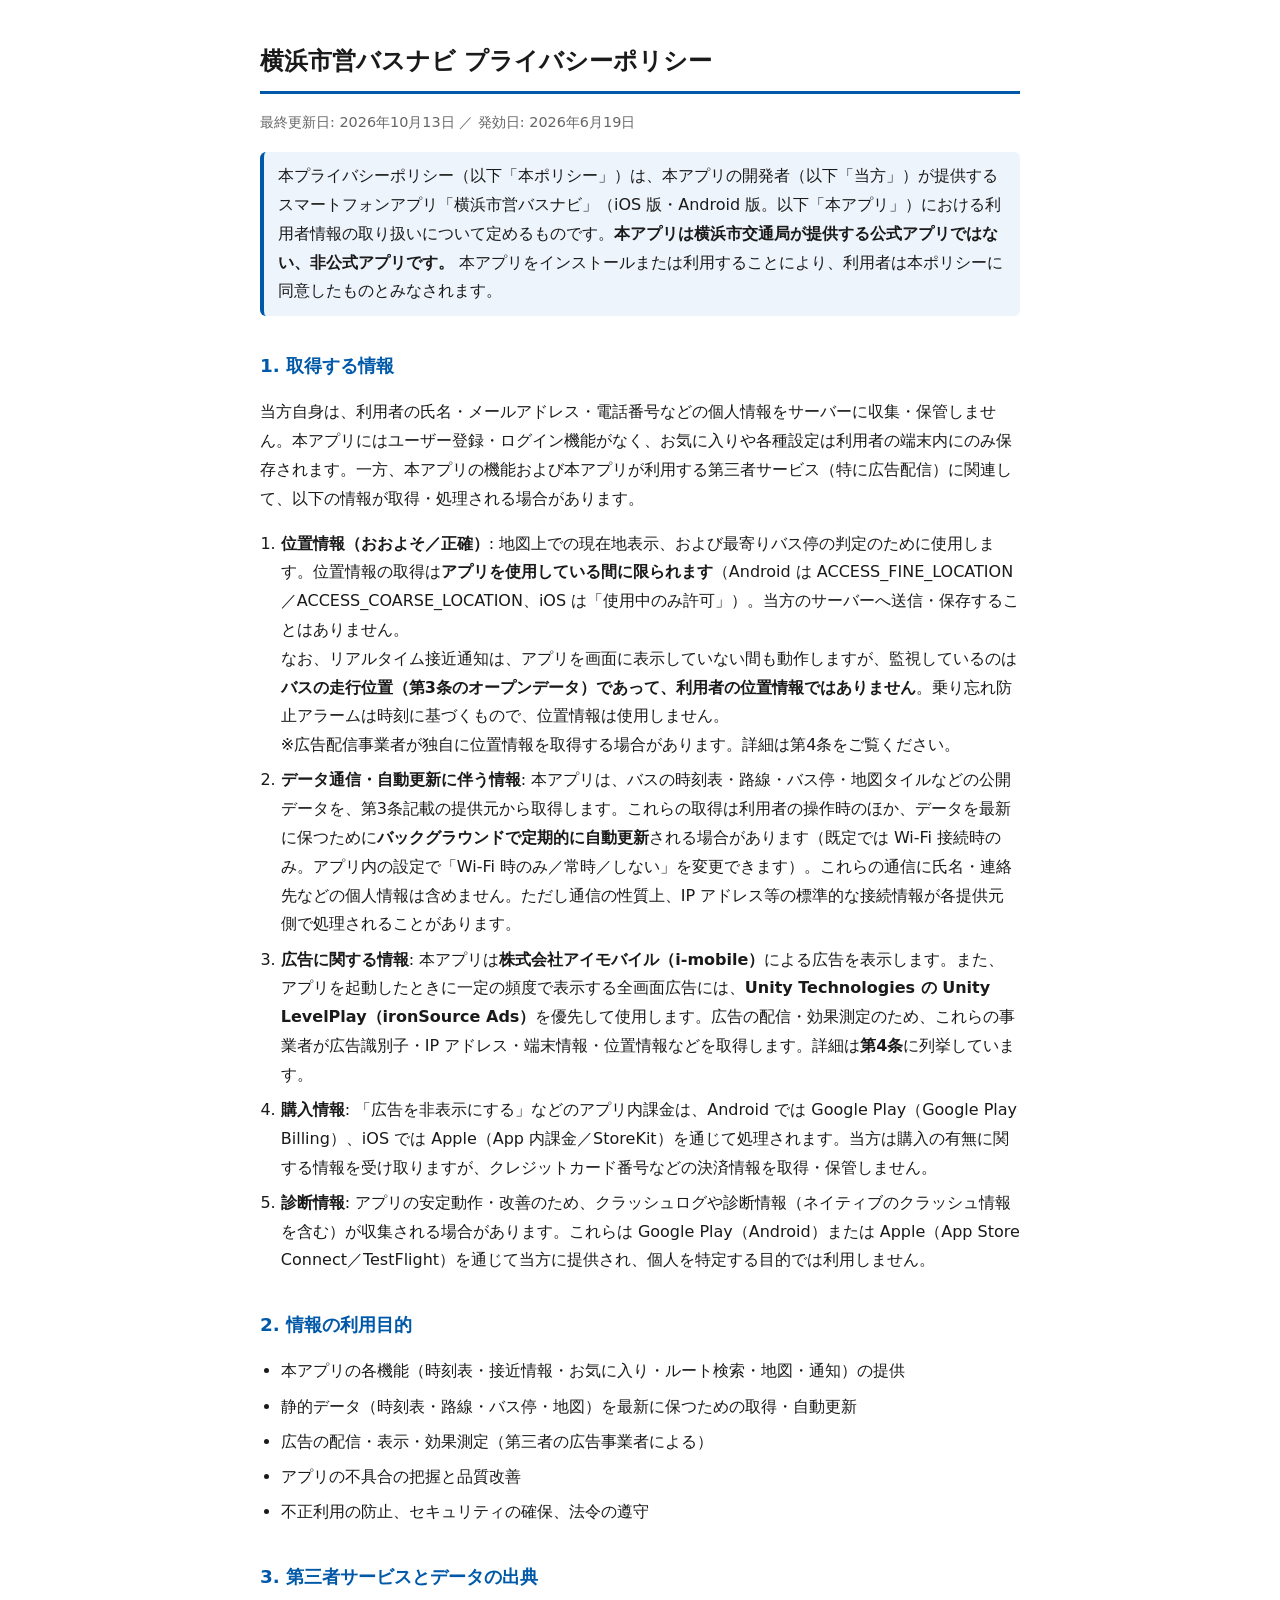
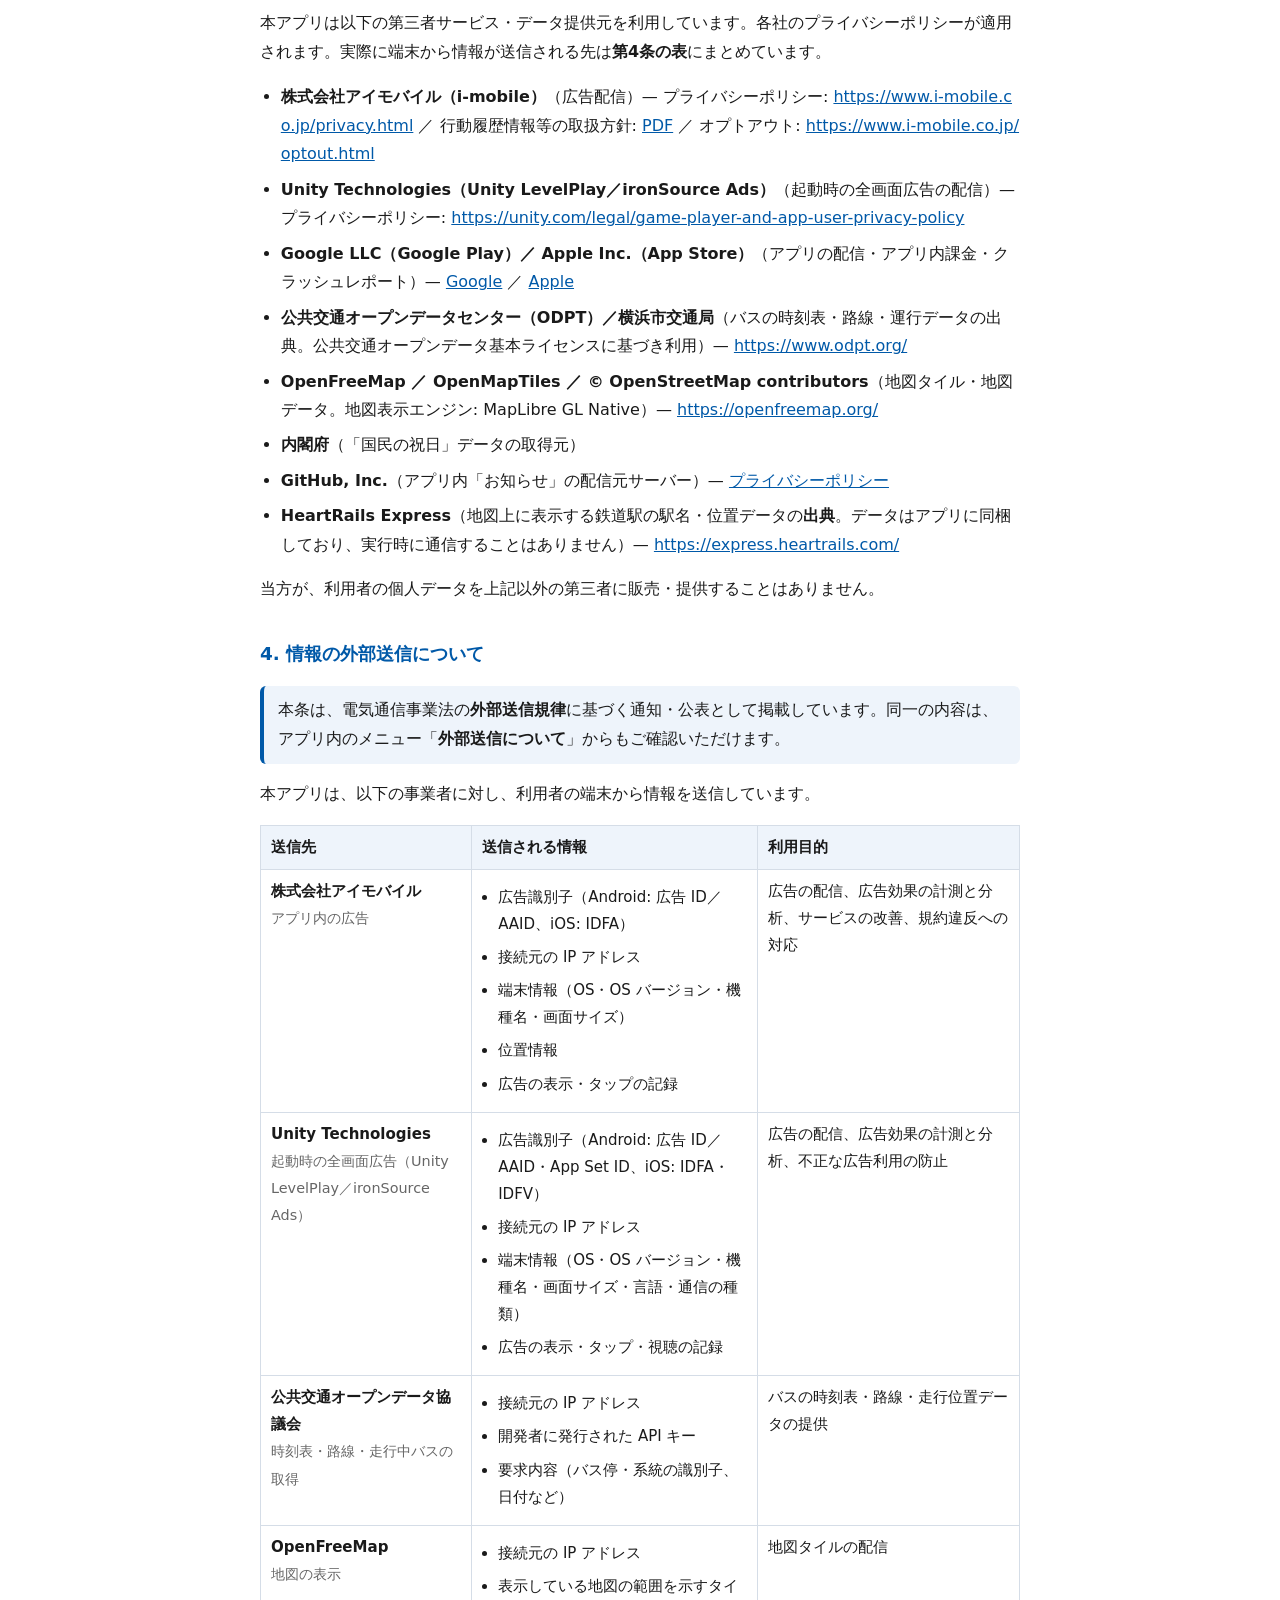
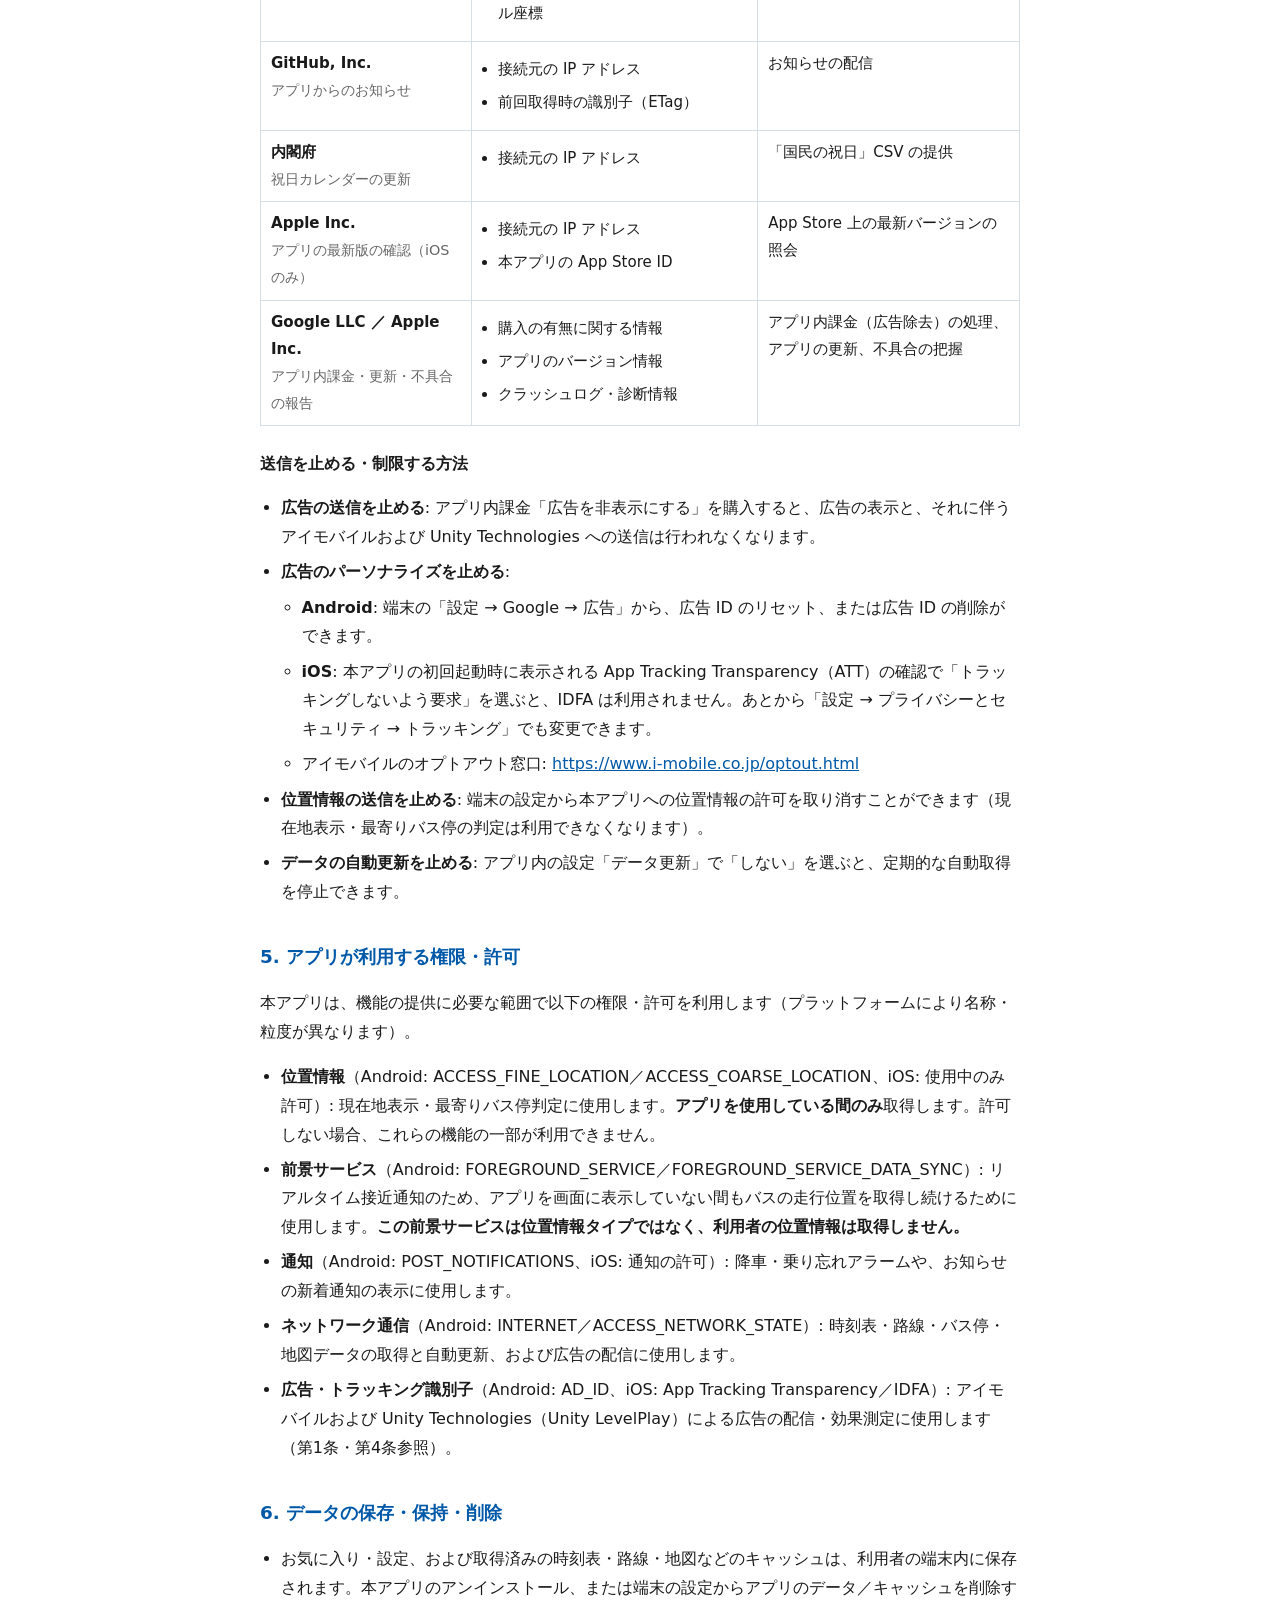
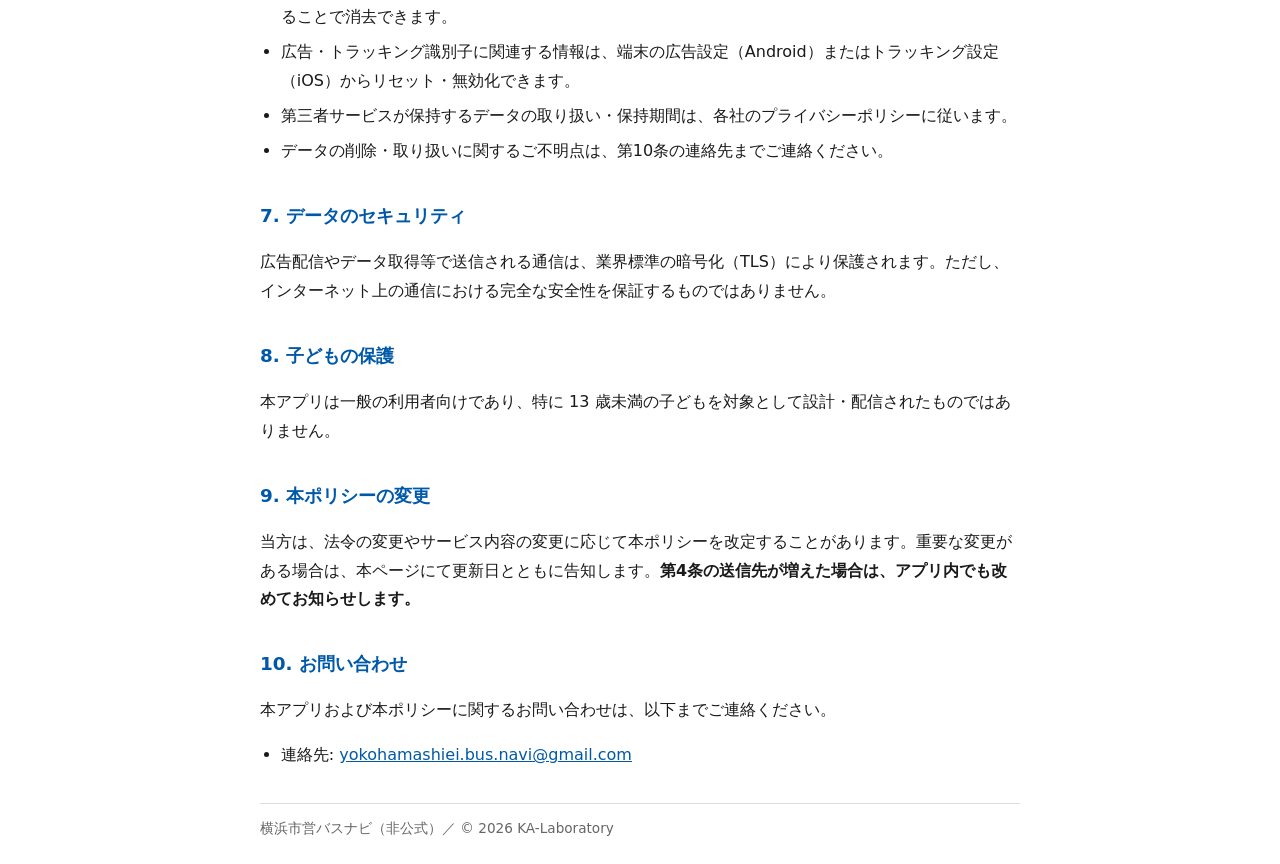
<file: yokohamashiei.bus.navi/privacy.html>
<!DOCTYPE html>
<html lang="ja">
<head>
<meta charset="utf-8">
<meta name="viewport" content="width=device-width, initial-scale=1">
<title>横浜市営バスナビ プライバシーポリシー</title>
<link rel="canonical" href="https://ka-laboratory.github.io/yokohamashiei.bus.navi/privacy.html">
<link rel="icon" href="icon.png">
<style>
body{font-family:system-ui,-apple-system,"Segoe UI",Roboto,"Hiragino Kaku Gothic ProN","Noto Sans JP",sans-serif;line-height:1.8;color:#1a1a1a;max-width:760px;margin:0 auto;padding:24px 16px;background:#fff;overflow-wrap:break-word;}
h1{font-size:1.5rem;border-bottom:3px solid #0059A8;padding-bottom:8px;}
h2{font-size:1.15rem;color:#0059A8;margin-top:1.8em;}
h3{font-size:1.02rem;margin-top:1.4em;}
a{color:#0059A8;word-break:break-all;}
.meta{color:#666;font-size:.9rem;}
.note{background:#eef4fb;border-left:4px solid #0059A8;padding:10px 14px;border-radius:6px;}
ul,ol{padding-left:1.3em;}
li{margin:.4em 0;}
table{border-collapse:collapse;width:100%;margin:1em 0;font-size:.94rem;}
th,td{border:1px solid #d5dde7;padding:8px 10px;vertical-align:top;text-align:left;overflow-wrap:anywhere;}
@media (max-width:359px){table{font-size:.85rem;}th,td{padding:6px;}td ul{padding-left:1.1em;}}
th{background:#eef4fb;}
td ul{margin:0;padding-left:1.1em;}
footer{margin-top:2.4em;color:#666;font-size:.85rem;border-top:1px solid #ddd;padding-top:12px;}
</style>
</head>
<body>
<h1>横浜市営バスナビ プライバシーポリシー</h1>
<p class="meta">最終更新日: 2026年10月13日 ／ 発効日: 2026年6月19日</p>
<p class="note">本プライバシーポリシー（以下「本ポリシー」）は、本アプリの開発者（以下「当方」）が提供するスマートフォンアプリ「横浜市営バスナビ」（iOS 版・Android 版。以下「本アプリ」）における利用者情報の取り扱いについて定めるものです。<strong>本アプリは横浜市交通局が提供する公式アプリではない、非公式アプリです。</strong> 本アプリをインストールまたは利用することにより、利用者は本ポリシーに同意したものとみなされます。</p>

<h2>1. 取得する情報</h2>
<p>当方自身は、利用者の氏名・メールアドレス・電話番号などの個人情報をサーバーに収集・保管しません。本アプリにはユーザー登録・ログイン機能がなく、お気に入りや各種設定は利用者の端末内にのみ保存されます。一方、本アプリの機能および本アプリが利用する第三者サービス（特に広告配信）に関連して、以下の情報が取得・処理される場合があります。</p>
<ol>
<li><strong>位置情報（おおよそ／正確）</strong>: 地図上での現在地表示、および最寄りバス停の判定のために使用します。位置情報の取得は<strong>アプリを使用している間に限られます</strong>（Android は ACCESS_FINE_LOCATION／ACCESS_COARSE_LOCATION、iOS は「使用中のみ許可」）。当方のサーバーへ送信・保存することはありません。<br>
なお、リアルタイム接近通知は、アプリを画面に表示していない間も動作しますが、監視しているのは<strong>バスの走行位置（第3条のオープンデータ）であって、利用者の位置情報ではありません</strong>。乗り忘れ防止アラームは時刻に基づくもので、位置情報は使用しません。<br>
※広告配信事業者が独自に位置情報を取得する場合があります。詳細は第4条をご覧ください。</li>
<li><strong>データ通信・自動更新に伴う情報</strong>: 本アプリは、バスの時刻表・路線・バス停・地図タイルなどの公開データを、第3条記載の提供元から取得します。これらの取得は利用者の操作時のほか、データを最新に保つために<strong>バックグラウンドで定期的に自動更新</strong>される場合があります（既定では Wi‑Fi 接続時のみ。アプリ内の設定で「Wi‑Fi 時のみ／常時／しない」を変更できます）。これらの通信に氏名・連絡先などの個人情報は含めません。ただし通信の性質上、IP アドレス等の標準的な接続情報が各提供元側で処理されることがあります。</li>
<li><strong>広告に関する情報</strong>: 本アプリは<strong>株式会社アイモバイル（i-mobile）</strong>による広告を表示します。また、アプリを起動したときに一定の頻度で表示する全画面広告には、<strong>Unity Technologies の Unity LevelPlay（ironSource Ads）</strong>を優先して使用します。広告の配信・効果測定のため、これらの事業者が広告識別子・IP アドレス・端末情報・位置情報などを取得します。詳細は<strong>第4条</strong>に列挙しています。</li>
<li><strong>購入情報</strong>: 「広告を非表示にする」などのアプリ内課金は、Android では Google Play（Google Play Billing）、iOS では Apple（App 内課金／StoreKit）を通じて処理されます。当方は購入の有無に関する情報を受け取りますが、クレジットカード番号などの決済情報を取得・保管しません。</li>
<li><strong>診断情報</strong>: アプリの安定動作・改善のため、クラッシュログや診断情報（ネイティブのクラッシュ情報を含む）が収集される場合があります。これらは Google Play（Android）または Apple（App Store Connect／TestFlight）を通じて当方に提供され、個人を特定する目的では利用しません。</li>
</ol>

<h2>2. 情報の利用目的</h2>
<ul>
<li>本アプリの各機能（時刻表・接近情報・お気に入り・ルート検索・地図・通知）の提供</li>
<li>静的データ（時刻表・路線・バス停・地図）を最新に保つための取得・自動更新</li>
<li>広告の配信・表示・効果測定（第三者の広告事業者による）</li>
<li>アプリの不具合の把握と品質改善</li>
<li>不正利用の防止、セキュリティの確保、法令の遵守</li>
</ul>

<h2>3. 第三者サービスとデータの出典</h2>
<p>本アプリは以下の第三者サービス・データ提供元を利用しています。各社のプライバシーポリシーが適用されます。実際に端末から情報が送信される先は<strong>第4条の表</strong>にまとめています。</p>
<ul>
<li><strong>株式会社アイモバイル（i-mobile）</strong>（広告配信）— プライバシーポリシー: <a href="https://www.i-mobile.co.jp/privacy.html">https://www.i-mobile.co.jp/privacy.html</a> ／ 行動履歴情報等の取扱方針: <a href="https://www.i-mobile.co.jp/assets/pdf/20190131_privacy_treatment.pdf">PDF</a> ／ オプトアウト: <a href="https://www.i-mobile.co.jp/optout.html">https://www.i-mobile.co.jp/optout.html</a></li>
<li><strong>Unity Technologies（Unity LevelPlay／ironSource Ads）</strong>（起動時の全画面広告の配信）— プライバシーポリシー: <a href="https://unity.com/legal/game-player-and-app-user-privacy-policy">https://unity.com/legal/game-player-and-app-user-privacy-policy</a></li>
<li><strong>Google LLC（Google Play）／ Apple Inc.（App Store）</strong>（アプリの配信・アプリ内課金・クラッシュレポート）— <a href="https://policies.google.com/privacy">Google</a> ／ <a href="https://www.apple.com/legal/privacy/">Apple</a></li>
<li><strong>公共交通オープンデータセンター（ODPT）／横浜市交通局</strong>（バスの時刻表・路線・運行データの出典。公共交通オープンデータ基本ライセンスに基づき利用）— <a href="https://www.odpt.org/">https://www.odpt.org/</a></li>
<li><strong>OpenFreeMap ／ OpenMapTiles ／ © OpenStreetMap contributors</strong>（地図タイル・地図データ。地図表示エンジン: MapLibre GL Native）— <a href="https://openfreemap.org/">https://openfreemap.org/</a></li>
<li><strong>内閣府</strong>（「国民の祝日」データの取得元）</li>
<li><strong>GitHub, Inc.</strong>（アプリ内「お知らせ」の配信元サーバー）— <a href="https://docs.github.com/site-policy/privacy-policies">プライバシーポリシー</a></li>
<li><strong>HeartRails Express</strong>（地図上に表示する鉄道駅の駅名・位置データの<strong>出典</strong>。データはアプリに同梱しており、実行時に通信することはありません）— <a href="https://express.heartrails.com/">https://express.heartrails.com/</a></li>
</ul>
<p>当方が、利用者の個人データを上記以外の第三者に販売・提供することはありません。</p>

<h2>4. 情報の外部送信について</h2>
<p class="note">本条は、電気通信事業法の<strong>外部送信規律</strong>に基づく通知・公表として掲載しています。同一の内容は、アプリ内のメニュー「<strong>外部送信について</strong>」からもご確認いただけます。</p>
<p>本アプリは、以下の事業者に対し、利用者の端末から情報を送信しています。</p>

<table>
<thead>
<tr><th>送信先</th><th>送信される情報</th><th>利用目的</th></tr>
</thead>
<tbody>
<tr>
<td><strong>株式会社アイモバイル</strong><br><span class="meta">アプリ内の広告</span></td>
<td><ul>
<li>広告識別子（Android: 広告 ID／AAID、iOS: IDFA）</li>
<li>接続元の IP アドレス</li>
<li>端末情報（OS・OS バージョン・機種名・画面サイズ）</li>
<li>位置情報</li>
<li>広告の表示・タップの記録</li>
</ul></td>
<td>広告の配信、広告効果の計測と分析、サービスの改善、規約違反への対応</td>
</tr>
<tr>
<td><strong>Unity Technologies</strong><br><span class="meta">起動時の全画面広告（Unity LevelPlay／ironSource Ads）</span></td>
<td><ul>
<li>広告識別子（Android: 広告 ID／AAID・App Set ID、iOS: IDFA・IDFV）</li>
<li>接続元の IP アドレス</li>
<li>端末情報（OS・OS バージョン・機種名・画面サイズ・言語・通信の種類）</li>
<li>広告の表示・タップ・視聴の記録</li>
</ul></td>
<td>広告の配信、広告効果の計測と分析、不正な広告利用の防止</td>
</tr>
<tr>
<td><strong>公共交通オープンデータ協議会</strong><br><span class="meta">時刻表・路線・走行中バスの取得</span></td>
<td><ul>
<li>接続元の IP アドレス</li>
<li>開発者に発行された API キー</li>
<li>要求内容（バス停・系統の識別子、日付など）</li>
</ul></td>
<td>バスの時刻表・路線・走行位置データの提供</td>
</tr>
<tr>
<td><strong>OpenFreeMap</strong><br><span class="meta">地図の表示</span></td>
<td><ul>
<li>接続元の IP アドレス</li>
<li>表示している地図の範囲を示すタイル座標</li>
</ul></td>
<td>地図タイルの配信</td>
</tr>
<tr>
<td><strong>GitHub, Inc.</strong><br><span class="meta">アプリからのお知らせ</span></td>
<td><ul>
<li>接続元の IP アドレス</li>
<li>前回取得時の識別子（ETag）</li>
</ul></td>
<td>お知らせの配信</td>
</tr>
<tr>
<td><strong>内閣府</strong><br><span class="meta">祝日カレンダーの更新</span></td>
<td><ul><li>接続元の IP アドレス</li></ul></td>
<td>「国民の祝日」CSV の提供</td>
</tr>
<tr>
<td><strong>Apple Inc.</strong><br><span class="meta">アプリの最新版の確認（iOS のみ）</span></td>
<td><ul>
<li>接続元の IP アドレス</li>
<li>本アプリの App Store ID</li>
</ul></td>
<td>App Store 上の最新バージョンの照会</td>
</tr>
<tr>
<td><strong>Google LLC ／ Apple Inc.</strong><br><span class="meta">アプリ内課金・更新・不具合の報告</span></td>
<td><ul>
<li>購入の有無に関する情報</li>
<li>アプリのバージョン情報</li>
<li>クラッシュログ・診断情報</li>
</ul></td>
<td>アプリ内課金（広告除去）の処理、アプリの更新、不具合の把握</td>
</tr>
</tbody>
</table>

<h3>送信を止める・制限する方法</h3>
<ul>
<li><strong>広告の送信を止める</strong>: アプリ内課金「広告を非表示にする」を購入すると、広告の表示と、それに伴うアイモバイルおよび Unity Technologies への送信は行われなくなります。</li>
<li><strong>広告のパーソナライズを止める</strong>:
  <ul>
  <li><strong>Android</strong>: 端末の「設定 → Google → 広告」から、広告 ID のリセット、または広告 ID の削除ができます。</li>
  <li><strong>iOS</strong>: 本アプリの初回起動時に表示される App Tracking Transparency（ATT）の確認で「トラッキングしないよう要求」を選ぶと、IDFA は利用されません。あとから「設定 → プライバシーとセキュリティ → トラッキング」でも変更できます。</li>
  <li>アイモバイルのオプトアウト窓口: <a href="https://www.i-mobile.co.jp/optout.html">https://www.i-mobile.co.jp/optout.html</a></li>
  </ul>
</li>
<li><strong>位置情報の送信を止める</strong>: 端末の設定から本アプリへの位置情報の許可を取り消すことができます（現在地表示・最寄りバス停の判定は利用できなくなります）。</li>
<li><strong>データの自動更新を止める</strong>: アプリ内の設定「データ更新」で「しない」を選ぶと、定期的な自動取得を停止できます。</li>
</ul>

<h2>5. アプリが利用する権限・許可</h2>
<p>本アプリは、機能の提供に必要な範囲で以下の権限・許可を利用します（プラットフォームにより名称・粒度が異なります）。</p>
<ul>
<li><strong>位置情報</strong>（Android: ACCESS_FINE_LOCATION／ACCESS_COARSE_LOCATION、iOS: 使用中のみ許可）: 現在地表示・最寄りバス停判定に使用します。<strong>アプリを使用している間のみ</strong>取得します。許可しない場合、これらの機能の一部が利用できません。</li>
<li><strong>前景サービス</strong>（Android: FOREGROUND_SERVICE／FOREGROUND_SERVICE_DATA_SYNC）: リアルタイム接近通知のため、アプリを画面に表示していない間もバスの走行位置を取得し続けるために使用します。<strong>この前景サービスは位置情報タイプではなく、利用者の位置情報は取得しません。</strong></li>
<li><strong>通知</strong>（Android: POST_NOTIFICATIONS、iOS: 通知の許可）: 降車・乗り忘れアラームや、お知らせの新着通知の表示に使用します。</li>
<li><strong>ネットワーク通信</strong>（Android: INTERNET／ACCESS_NETWORK_STATE）: 時刻表・路線・バス停・地図データの取得と自動更新、および広告の配信に使用します。</li>
<li><strong>広告・トラッキング識別子</strong>（Android: AD_ID、iOS: App Tracking Transparency／IDFA）: アイモバイルおよび Unity Technologies（Unity LevelPlay）による広告の配信・効果測定に使用します（第1条・第4条参照）。</li>
</ul>

<h2>6. データの保存・保持・削除</h2>
<ul>
<li>お気に入り・設定、および取得済みの時刻表・路線・地図などのキャッシュは、利用者の端末内に保存されます。本アプリのアンインストール、または端末の設定からアプリのデータ／キャッシュを削除することで消去できます。</li>
<li>広告・トラッキング識別子に関連する情報は、端末の広告設定（Android）またはトラッキング設定（iOS）からリセット・無効化できます。</li>
<li>第三者サービスが保持するデータの取り扱い・保持期間は、各社のプライバシーポリシーに従います。</li>
<li>データの削除・取り扱いに関するご不明点は、第10条の連絡先までご連絡ください。</li>
</ul>

<h2>7. データのセキュリティ</h2>
<p>広告配信やデータ取得等で送信される通信は、業界標準の暗号化（TLS）により保護されます。ただし、インターネット上の通信における完全な安全性を保証するものではありません。</p>

<h2>8. 子どもの保護</h2>
<p>本アプリは一般の利用者向けであり、特に 13 歳未満の子どもを対象として設計・配信されたものではありません。</p>

<h2>9. 本ポリシーの変更</h2>
<p>当方は、法令の変更やサービス内容の変更に応じて本ポリシーを改定することがあります。重要な変更がある場合は、本ページにて更新日とともに告知します。<strong>第4条の送信先が増えた場合は、アプリ内でも改めてお知らせします。</strong></p>

<h2>10. お問い合わせ</h2>
<p>本アプリおよび本ポリシーに関するお問い合わせは、以下までご連絡ください。</p>
<ul>
<li>連絡先: <a href="mailto:yokohamashiei.bus.navi@gmail.com">yokohamashiei.bus.navi@gmail.com</a></li>
</ul>

<footer>横浜市営バスナビ（非公式）／ © 2026 KA-Laboratory</footer>
</body>
</html>
</file>
<file: yokohamashiei.bus.navi/styles.css>
:root{--navy:#063b70;--ink:#092d50;--blue:#1275be;--muted:#475e71;--cream:#faf7ef;--line:#d1dfeb;--wrap:1120px}
*{box-sizing:border-box}
html{scroll-behavior:smooth;scroll-padding-top:100px;-webkit-text-size-adjust:100%}
body{margin:0;color:var(--ink);background:#fff;font-family:"Hiragino Kaku Gothic ProN","Yu Gothic",Meiryo,sans-serif;font-size:17px;line-height:1.85}
img{display:block;max-width:100%;height:auto}
a{color:var(--navy);text-underline-offset:5px}
a:focus-visible,summary:focus-visible{outline:3px solid #c46b00;outline-offset:5px}
.wrap{max-width:var(--wrap);margin:auto;padding:0 28px}
h1,h2,h3,p,figure{margin:0}
h1,h2,h3{font-weight:700;line-height:1.45;letter-spacing:.015em}
h1{font-size:clamp(36px,4.6vw,62px)}
h2{font-size:clamp(28px,3.2vw,42px)}
h3{font-size:22px}
.skip{position:absolute;left:-10000px;top:10px}
.skip:focus{left:10px;z-index:100;padding:12px;background:white}
.header{position:sticky;top:0;z-index:20;background:rgba(255,255,255,.97);border-bottom:1px solid var(--line)}
.bar{display:flex;align-items:center;justify-content:space-between;gap:20px;min-height:84px}
.brand{display:flex;align-items:center;gap:12px;text-decoration:none;font-size:17px;font-weight:700;line-height:1.4}
.brand img{border-radius:11px;flex:none}
.brand small{display:block;font-size:12px;font-weight:400;color:var(--muted);margin-top:4px}
.bar nav{display:flex;gap:22px;align-items:center}
.bar nav a{display:flex;align-items:center;min-height:44px;text-decoration:none;font-size:14px}
.bar nav a:hover,.text-link:hover{text-decoration:underline}
.bar nav .nav-download{background:var(--navy);color:#fff;border-radius:7px;padding:5px 18px}
.hero{background:var(--cream);padding:58px 0 64px;overflow:hidden}
.hero-grid{display:grid;grid-template-columns:1.08fr 1fr;gap:36px;align-items:center}
.intro{font-size:15px;color:var(--muted);margin-bottom:20px}
.lead{font-size:18px;line-height:1.9;margin-top:24px;color:var(--muted)}
.downloads{display:flex;flex-wrap:wrap;gap:12px;margin-top:30px;scroll-margin-top:105px}
.download{display:flex;flex-direction:column;justify-content:center;min-width:170px;min-height:70px;padding:10px 24px;border:1px solid #000;background:#000;border-radius:9px;color:white;text-decoration:none;line-height:1.5}
.download:hover{background:#191919;border-color:#191919}
.download span{font-size:12px}
.download strong{font-size:21px;letter-spacing:0}
.fine{font-size:13px;color:var(--muted);margin-top:12px}
.text-link{display:inline-block;min-height:44px;padding-top:10px;font-size:15px;font-weight:700;margin-top:20px}
.hero-visual{position:relative;text-align:center;padding:6px 0;isolation:isolate}
.route{position:absolute;width:130%;height:100%;left:-15%;top:0;z-index:-1;pointer-events:none}
.device{position:relative;width:290px;max-width:100%;margin:0 auto;background:#101317;border:2px solid #70767d;border-radius:34px;padding:6px;box-shadow:inset 0 0 0 1px #343a40,0 25px 35px -14px rgba(6,35,63,.35)}
.device::before,.device::after{content:"";position:absolute;right:-5px;width:3px;border-radius:0 3px 3px 0;background:linear-gradient(90deg,#444b54,#9a9fa5,#444b54)}
.device::before{top:87px;height:49px}
.device::after{top:154px;height:27px}
.device-top{height:22px;display:flex;justify-content:center;align-items:center;gap:9px}
.device-top::after{content:"";width:26px;height:3px;border-radius:5px;background:#353b42}
.device-top i{width:6px;height:6px;border-radius:50%;background:#0b1625;box-shadow:0 0 0 1px #404853,inset 0 0 0 1px #16273b}
.device img{width:100%;border-radius:19px}
.device-bottom{height:19px;display:flex;justify-content:center;align-items:center}
.device-bottom::after{content:"";width:45px;height:3px;border-radius:5px;background:#848990}
figcaption{font-size:12px;color:var(--muted);margin-top:18px}
.scope{border-block:1px solid var(--line);background:#fff}
.scope .wrap{display:flex;justify-content:space-between;gap:18px;padding-block:24px}
.scope p{font-size:14px}
section:not(.hero){padding:88px 0}
.split{display:grid;grid-template-columns:1fr 1fr;gap:90px;align-items:center}
.section-label{font-size:16px;color:var(--blue);font-weight:700;margin-bottom:18px}
.section-copy>p:not(.section-label){max-width:430px;margin-top:24px;color:var(--muted)}
.detail-shot{max-width:330px;margin:auto;text-align:center}
.map-section{background:var(--navy);color:white}
.map-section .section-label{color:#c7e3fc}
.map-section .section-copy>p:not(.section-label),.map-section figcaption{color:#e1edf7}
.map-section .text-link{color:white}
.map-visual{position:relative;text-align:center}
.map-visual::before{content:"";position:absolute;inset:12% 0;border:1px solid #5d8fba;border-radius:50%;pointer-events:none}
.map-visual .device{position:relative;box-shadow:0 25px 40px -10px #02264c}
.check-list{list-style:none;padding:0;margin:26px 0}
.check-list li{padding:12px 0;border-bottom:1px solid #517a9c;font-size:16px}
.check-list li::before{content:"✓";color:#c9e7ff;margin-right:12px}
.favorites-section{background:var(--cream)}
.favorites-section .wrap{display:grid;grid-template-columns:1fr 1.1fr;align-items:center;gap:65px}
.favorite-heading>p:last-child{margin-top:24px;color:var(--muted)}
.favorite-shot img{width:100%;border-radius:16px;border:1px solid var(--line);box-shadow:0 14px 35px rgba(6,35,63,.1)}
.features{display:grid;grid-template-columns:repeat(3,1fr);gap:42px;margin:38px 0 10px}
.features article{border-top:3px solid var(--blue);padding-top:24px}
.features p{color:var(--muted);font-size:16px;margin-top:14px}
.start-section{background:#e7f1fa}
.start{display:flex;justify-content:center;gap:35px;align-items:center}
.start>img{border-radius:23px;flex:none}
.start p{margin:14px 0 22px;color:var(--muted)}
.button{display:inline-flex;align-items:center;justify-content:center;min-height:50px;padding:10px 25px;background:var(--navy);color:white;border-radius:8px;text-decoration:none;font-weight:700}
.updates-section p{color:var(--muted);margin-top:16px}
details{border-block:1px solid var(--line);margin-top:30px}
summary{padding:20px 4px;cursor:pointer;font-weight:700;font-size:16px}
.update-content{padding:12px 0 30px}
.update-content h2{font-size:25px}
.update-content .eyebrow{display:none}
.update-content .card,.past-item{padding:24px 0;border-bottom:1px solid var(--line)}
.update-content .ver{font-weight:700}
.update-content li{margin:15px 0;font-size:15px}
.update-content li span{display:block;color:var(--muted)}
.update-content .past-h{margin-top:30px}
.data-section{background:#f3f6f8}
.data-section h2{font-size:24px}
.data-section ul{padding-left:22px;font-size:14px;color:var(--muted)}
.disclaimer{font-size:14px;max-width:850px;color:var(--muted);margin-top:24px}
footer{padding:45px 0;background:#fff}
.footer-brand{font-weight:700;margin-bottom:20px}
footer nav{display:flex;flex-wrap:wrap;gap:12px 24px}
footer nav a{font-size:13px;display:inline-flex;align-items:center;min-height:44px}
footer small{display:block;margin-top:24px;color:var(--muted);font-size:12px}
@media(max-width:900px){
.bar nav{gap:14px}
.hero-grid{gap:15px}
.download{min-width:150px;padding-inline:17px}
.split{gap:40px}
.favorites-section .wrap{gap:35px}
}
@media(max-width:700px){
.wrap{padding-inline:22px}
.bar{min-height:72px;gap:12px}
.brand{font-size:14px;gap:8px}
.brand img{width:36px;height:36px;border-radius:9px}
.bar nav a:not(.nav-download){display:none}
.bar nav .nav-download{font-size:12px;padding-inline:10px}
.hero{padding:38px 0 40px}
.hero-grid{grid-template-columns:1fr;gap:32px}
h1{font-size:38px}
.intro{font-size:13px;margin-bottom:17px}
.lead{font-size:16px;margin-top:20px}
.desktop-break{display:none}
.downloads{gap:10px;margin-top:24px}
.download{flex:1;min-width:0;padding:12px 14px;min-height:66px}
.download strong{font-size:19px}
.download span{font-size:11px}
.hero-visual{padding:0}
.device{width:268px}
.hero-visual .route{width:110%;left:-5%}
.scope .wrap{flex-wrap:wrap;gap:8px 18px;padding-block:20px}
.scope p{font-size:12px}
section:not(.hero){padding:58px 0}
.split,.favorites-section .wrap{grid-template-columns:1fr;gap:34px}
h2{font-size:29px}
.section-copy>p:not(.section-label){font-size:16px}
.detail-shot{max-width:290px}
.map-grid .section-copy{grid-row:1}
.map-visual::before{inset:8% 3%}
.favorite-heading>p:last-child{font-size:16px}
.features{grid-template-columns:1fr;gap:28px;margin-top:30px}
.features article{padding-top:18px}
.features h3{font-size:21px}
.start{align-items:flex-start;gap:17px}
.start>img{width:56px;height:56px;border-radius:14px;margin-top:5px}
.start h2{font-size:25px}
.start p{font-size:15px}
.start .button{font-size:14px}
footer nav{gap:8px 20px}
}
@media(max-width:360px){
.wrap{padding-inline:16px}
.brand{font-size:12px}
.bar nav .nav-download{padding-inline:8px;font-size:11px}
h1{font-size:34px}
.download strong{font-size:17px}
}
@media(prefers-reduced-motion:reduce){html{scroll-behavior:auto}}
</file>
<file: yokohamashiei.bus.navi/guide.css>
.guide-body{font-size:1rem}
.guide-wrap{width:min(100%,900px);margin:auto;padding-inline:24px}
.guide-body h1{font-size:clamp(2rem,4vw,3rem)}
.guide-hero{background:var(--cream);padding:30px 0 42px}
.breadcrumb{display:inline-flex;min-height:44px;align-items:center;font-size:.875rem}
.guide-kicker{color:var(--muted);font-size:.875rem;margin:18px 0 12px}
.guide-intro{color:var(--muted);margin-top:20px;line-height:1.9}
.guide-search{margin-top:26px;max-width:580px}
.guide-search[hidden]{display:none}
.guide-search label{display:block;font-weight:700;font-size:.9rem;margin-bottom:8px}
.guide-search input{width:100%;min-height:52px;font:inherit;font-size:1rem;background:white;color:var(--ink);border:1px solid #7890a7;border-radius:8px;padding:12px 16px}
.guide-search input::placeholder{color:#586a7c;opacity:1}
.guide-search input:focus-visible{outline:3px solid #c46b00;outline-offset:3px}
#search-status{font-size:.875rem;color:var(--muted);margin-top:10px}
#search-status:empty{display:none}
#search-results{list-style:none;padding:0;margin:12px 0 0}
#search-results:empty{display:none}
#search-results a{display:block;padding:10px 0;min-height:44px;border-bottom:1px solid var(--line)}
.task-nav{display:grid;grid-template-columns:1fr 1fr;gap:0 30px;padding:22px 0 32px}
.task-nav>a{display:block;text-decoration:none;padding:20px 0;border-bottom:1px solid var(--line)}
.task-nav strong{display:block;font-size:1rem}
.task-nav span{display:block;color:var(--muted);font-size:.875rem;margin-top:6px}
.task-nav a:hover strong{text-decoration:underline;text-underline-offset:5px}
.guide-body .quickstart{background:#e7f1fa;border-left:4px solid var(--blue);padding:26px;margin:12px 0 32px}
.quickstart h2{font-size:1.45rem;margin-bottom:12px}
.quickstart p{color:var(--muted)}
.guide-toc{border-block:1px solid var(--line);margin:0 0 20px;scroll-margin-top:100px}
.guide-toc summary{font-size:1rem;padding:18px 4px;min-height:54px}
.guide-toc nav ul{list-style:none;display:grid;grid-template-columns:1fr 1fr;gap:4px 26px;margin:0;padding:0 4px 20px}
.guide-toc nav a{display:block;min-height:44px;padding:8px 0;font-size:.9rem}
.guide-body .content section{padding:44px 0;border-bottom:1px solid var(--line);scroll-margin-top:100px}
.content h2{font-size:1.6rem;margin-bottom:22px}
.content h3{font-size:1.12rem;margin:30px 0 12px}
.content p{margin:12px 0;line-height:1.95}
.content ul,.content ol{padding-left:1.5em;margin:16px 0}
.content li{margin:10px 0}
.content .lead{font-size:1rem}
.content .pill{display:inline;background:#e7f1fa;padding:2px 6px;border-radius:4px;color:#063b70;font-size:.95em;font-weight:700}
.content .pill.green{background:#e7f3eb;color:#12603a}
.content .pill.amber{background:#fff0d6;color:#795100}
.content .pill.gray{background:#edf1f5;color:#3e4e60}
.call{padding:18px 20px;border-left:3px solid #5e85a8;margin:24px 0;line-height:1.95;font-size:.95rem}
.call.info,.call.tip{background:#edf4fa;color:var(--ink)}
.call.warn{background:#fff5e6;border-color:#a8670a;color:#624210}
.content .steps,.quickstart .steps{list-style:none;counter-reset:step;padding:0;margin:20px 0}
.steps>li{position:relative;counter-increment:step;margin:0;padding:4px 0 22px 42px}
.steps>li::before{content:counter(step);position:absolute;left:0;top:4px;width:28px;height:28px;border-radius:50%;background:var(--navy);color:white;display:grid;place-items:center;font-size:.875rem;line-height:1}
.steps>li:last-child{padding-bottom:0}
.guide-shot{max-width:310px;margin:30px auto}
.guide-shot .device{width:280px}
.guide-shot a{display:block}
.guide-shot figcaption{font-size:.75rem;text-align:center}
.guide-shot> a img{border:1px solid var(--line);border-radius:10px}
.terms{width:100%;border-collapse:collapse;font-size:.95rem;table-layout:fixed;margin-top:18px}
.terms th,.terms td{border-bottom:1px solid var(--line);padding:16px 12px;text-align:left;vertical-align:top;overflow-wrap:anywhere}
.terms th{width:30%;font-weight:700}
.content details{margin:16px 0;border-block:1px solid var(--line)}
.content summary{font-size:1rem;line-height:1.8;padding:16px 4px;min-height:54px}
.content details .a{padding:0 6px 16px}
.platform-info{padding:10px 20px;background:#e7f1fa;border-left:3px solid var(--blue)}
.toplink{display:inline-flex;align-items:center;min-height:44px;font-size:.875rem;margin-top:22px}
.guide-body .header{position:static}
.guide-body .bar nav a:not(.nav-download){display:inline-flex}
.guide-body .bar .brand{min-width:0}
.guide-body .bar .nav-download{min-height:44px}
@media(max-width:700px){
.guide-wrap{padding-inline:22px}
.guide-hero{padding:18px 0 30px}
.guide-body h1{font-size:2rem}
.guide-intro{font-size:.95rem}
.task-nav{grid-template-columns:1fr;padding:8px 0 24px}
.task-nav>a{padding:16px 0}
.guide-body .quickstart{padding:22px 18px;margin-bottom:24px}
.quickstart h2{font-size:1.3rem}
.guide-toc nav ul{grid-template-columns:1fr}
.guide-body .content section{padding:34px 0}
.content h2{font-size:1.45rem}
.guide-body .bar nav a:not(.nav-download){display:none}
.guide-shot .device{width:260px}
.terms,.terms tbody,.terms tr,.terms th,.terms td{display:block;width:100%}
.terms th{border-bottom:0;padding:16px 0 4px}
.terms td{padding:0 0 16px}
.call{padding:16px}
.platform-info{padding:8px 16px}
}
@media(max-width:360px){.guide-wrap{padding-inline:16px}.guide-body h1{font-size:1.85rem}.guide-shot .device{width:250px}}
</file>
